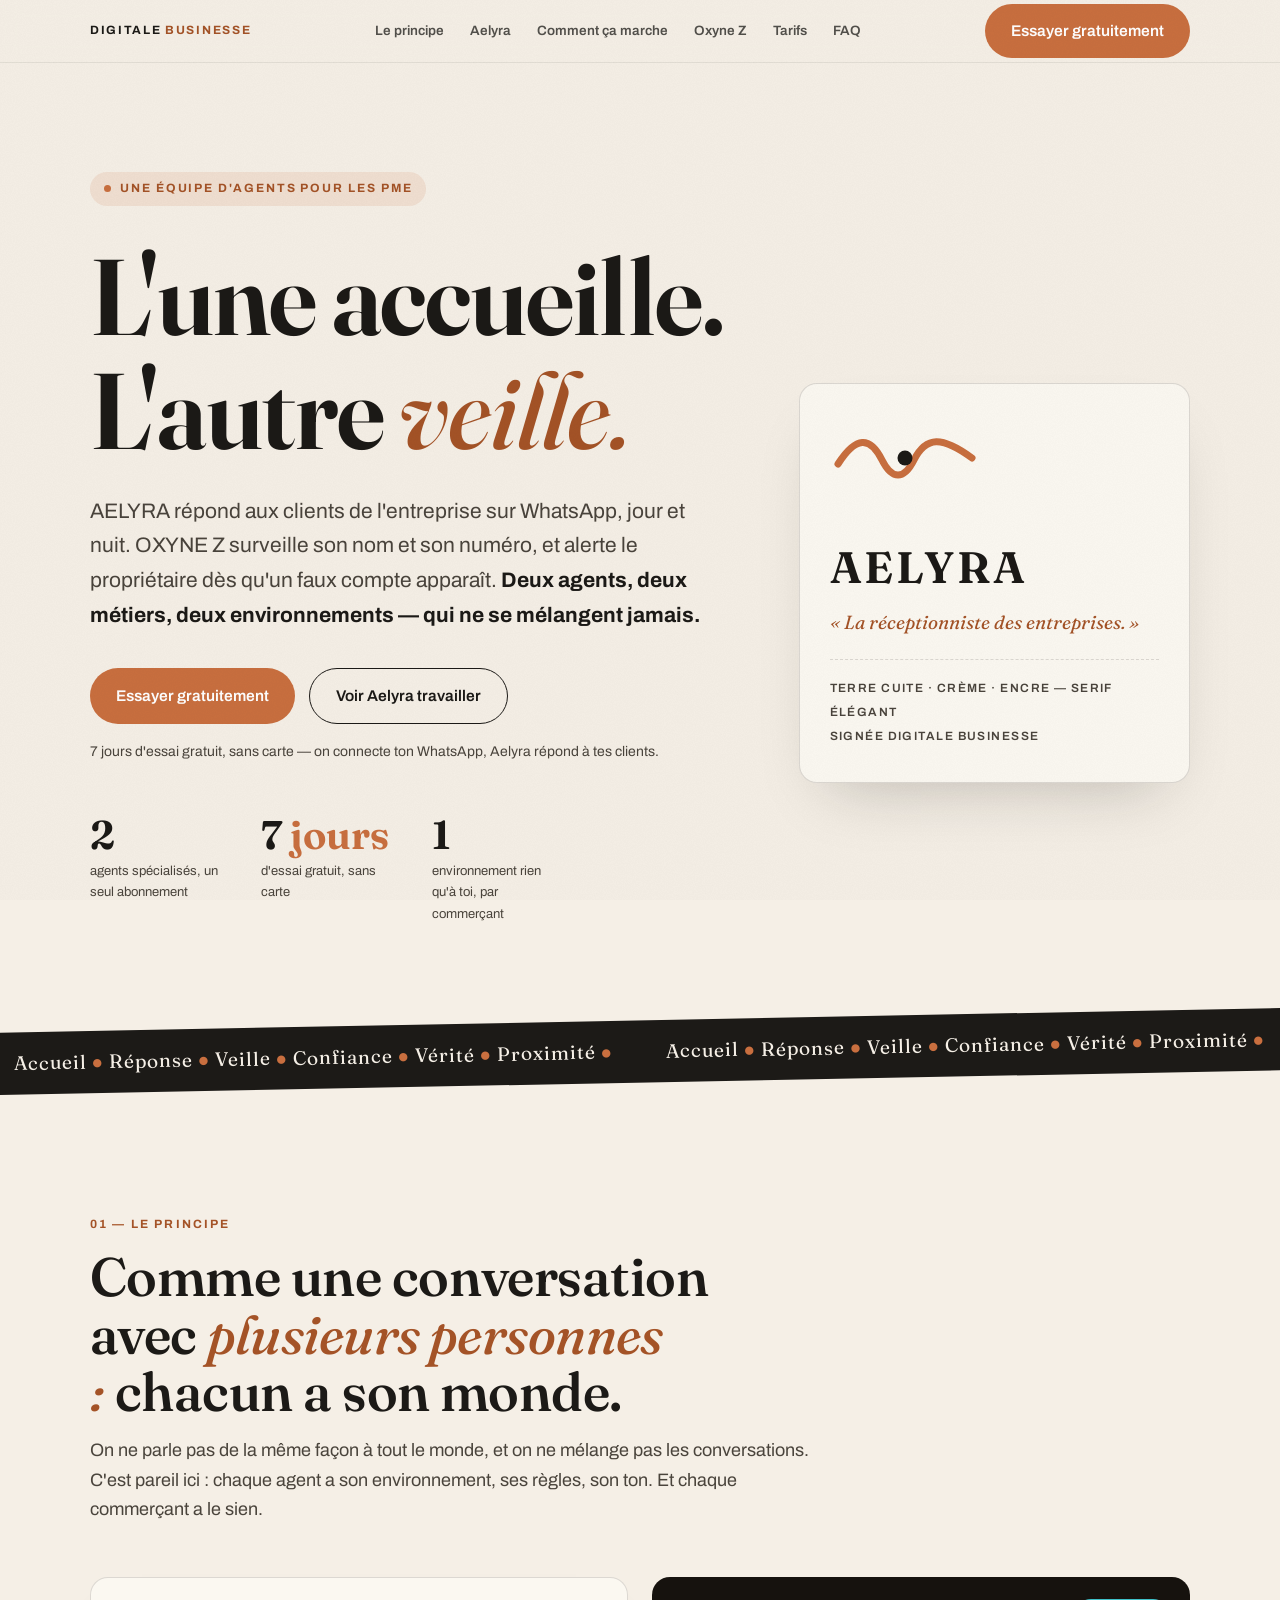
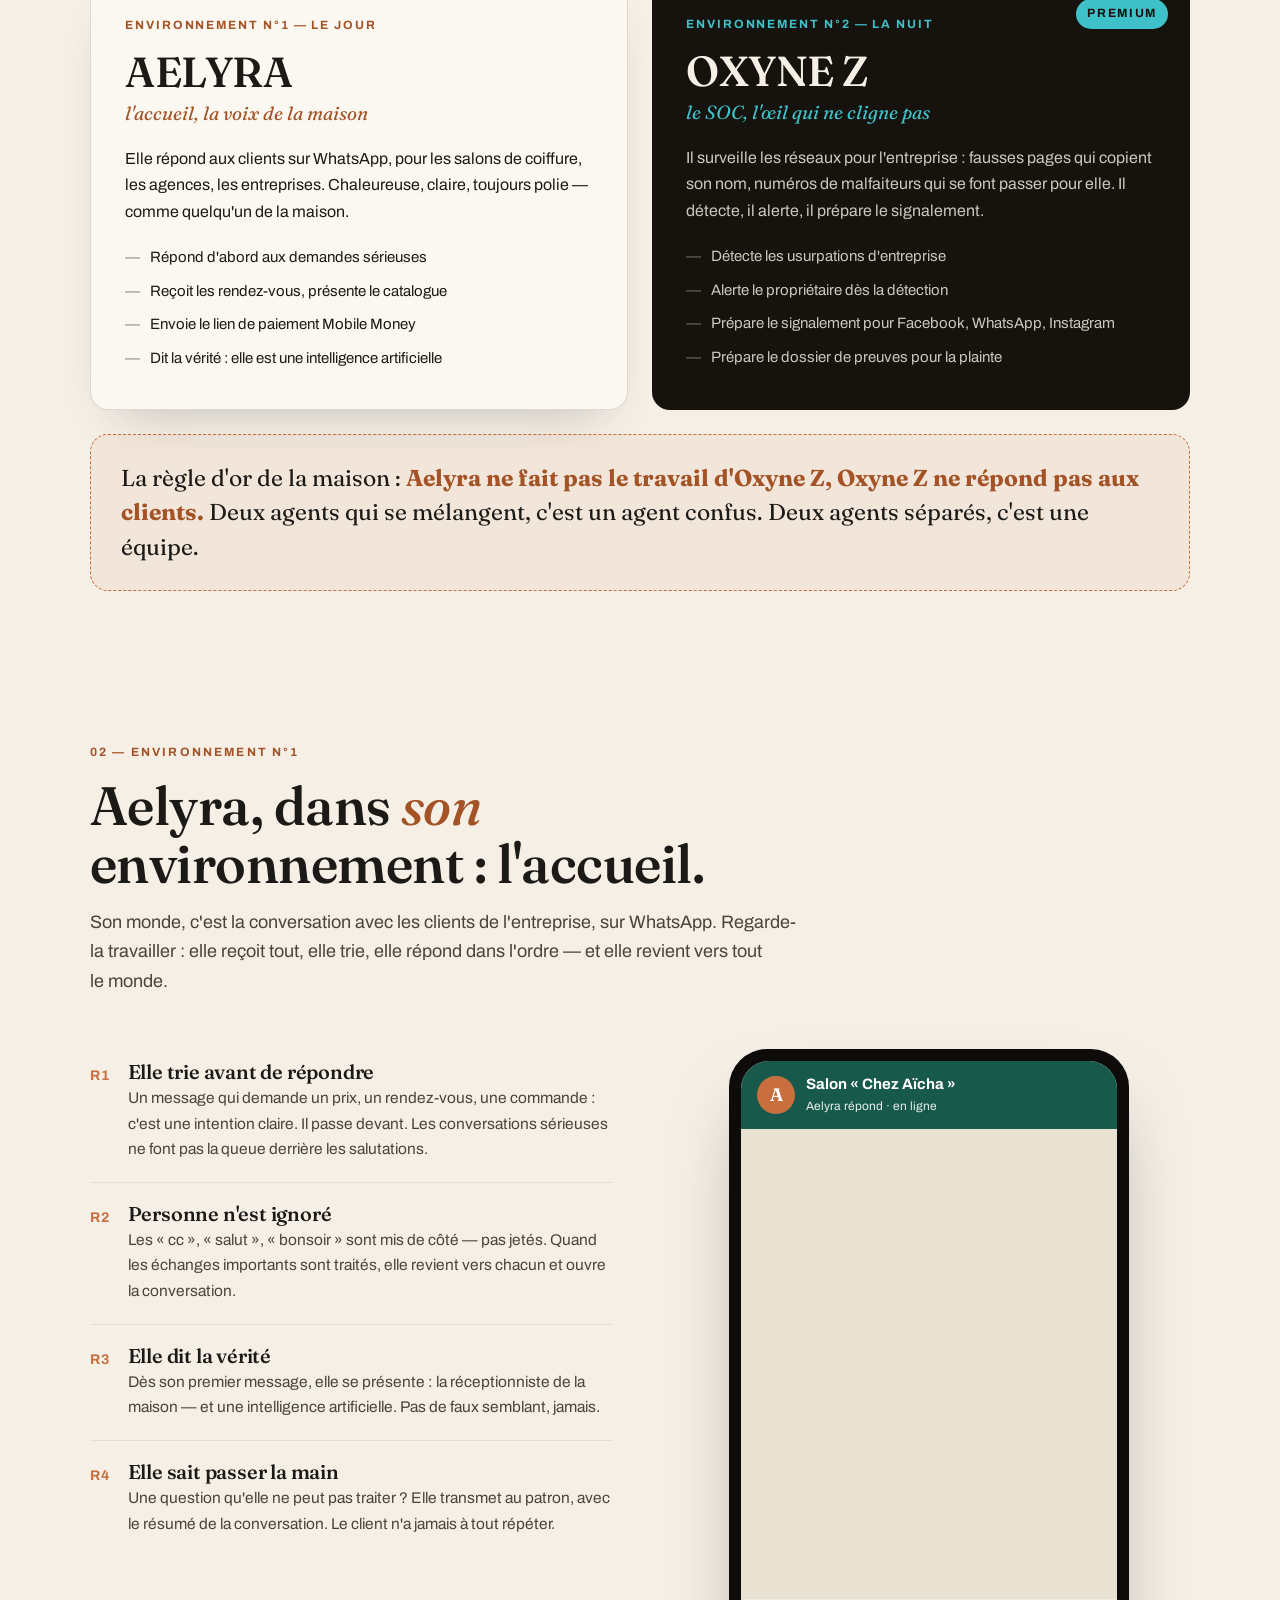
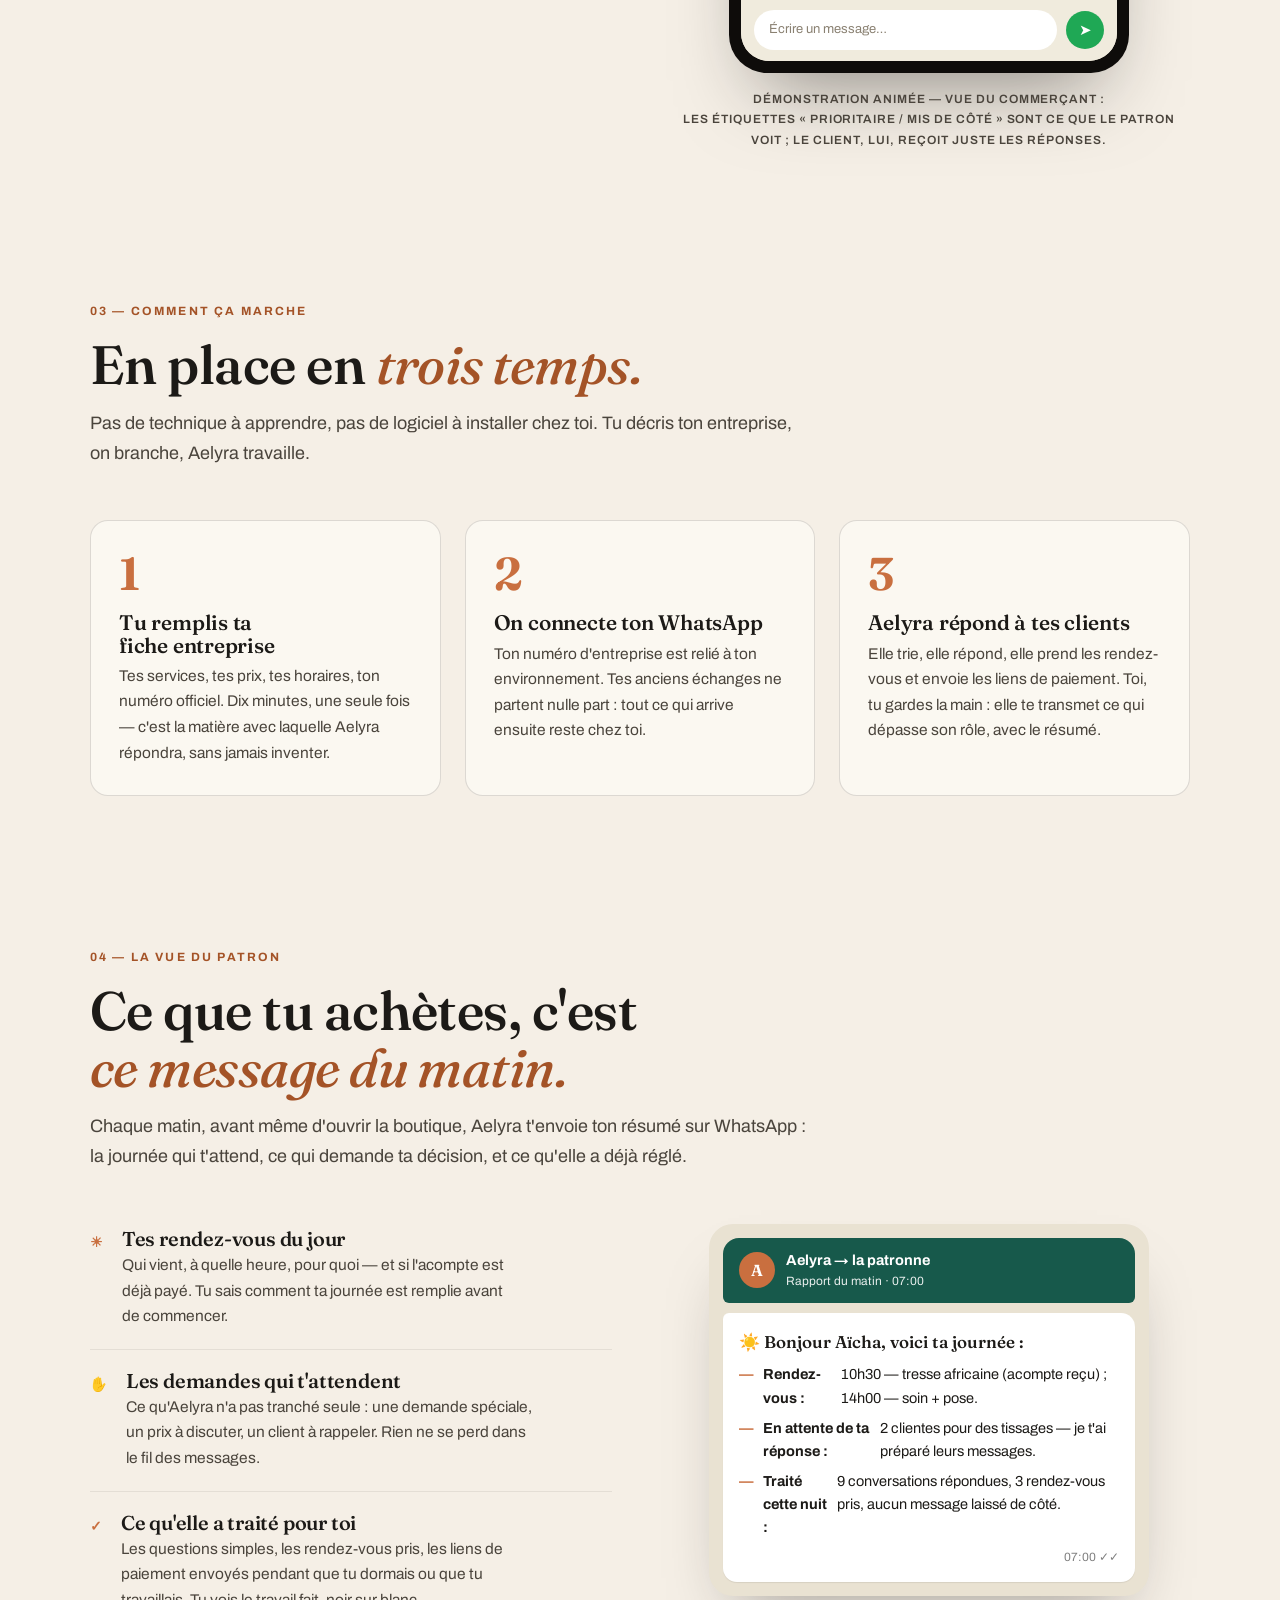
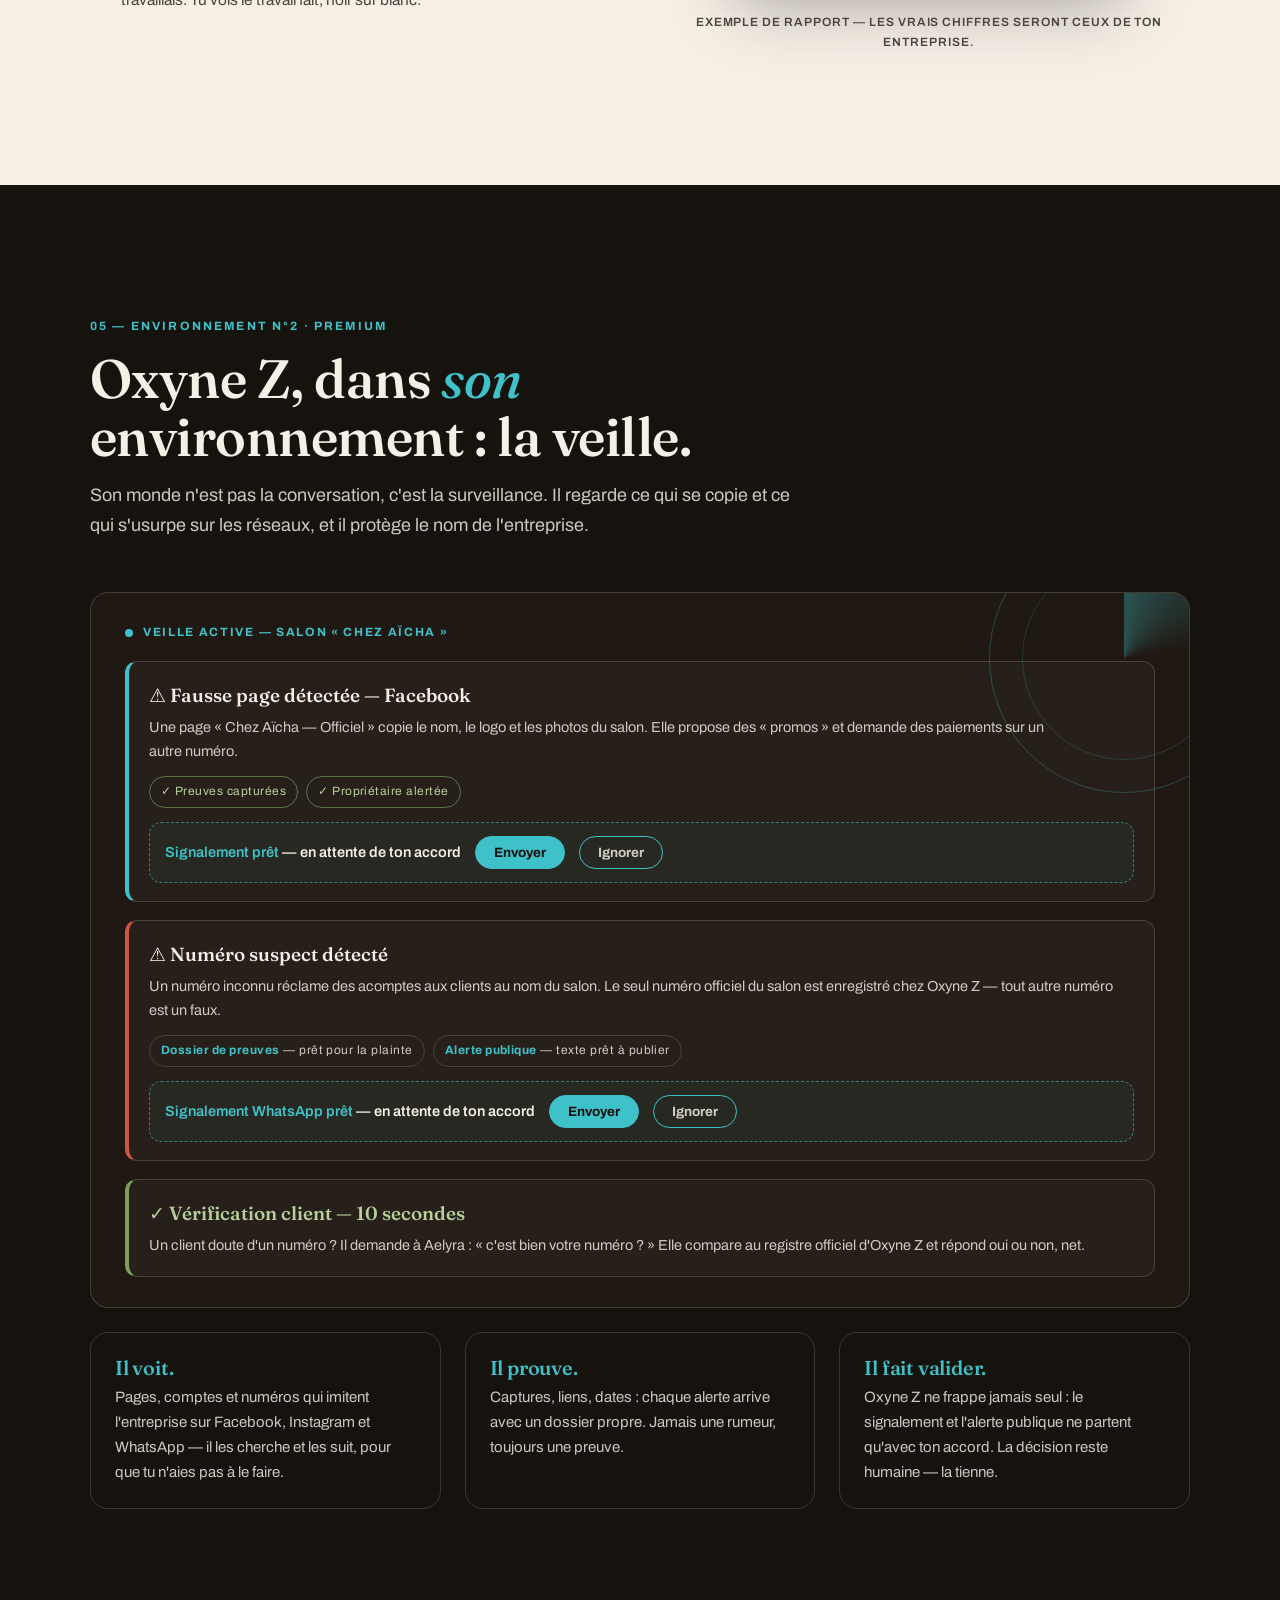
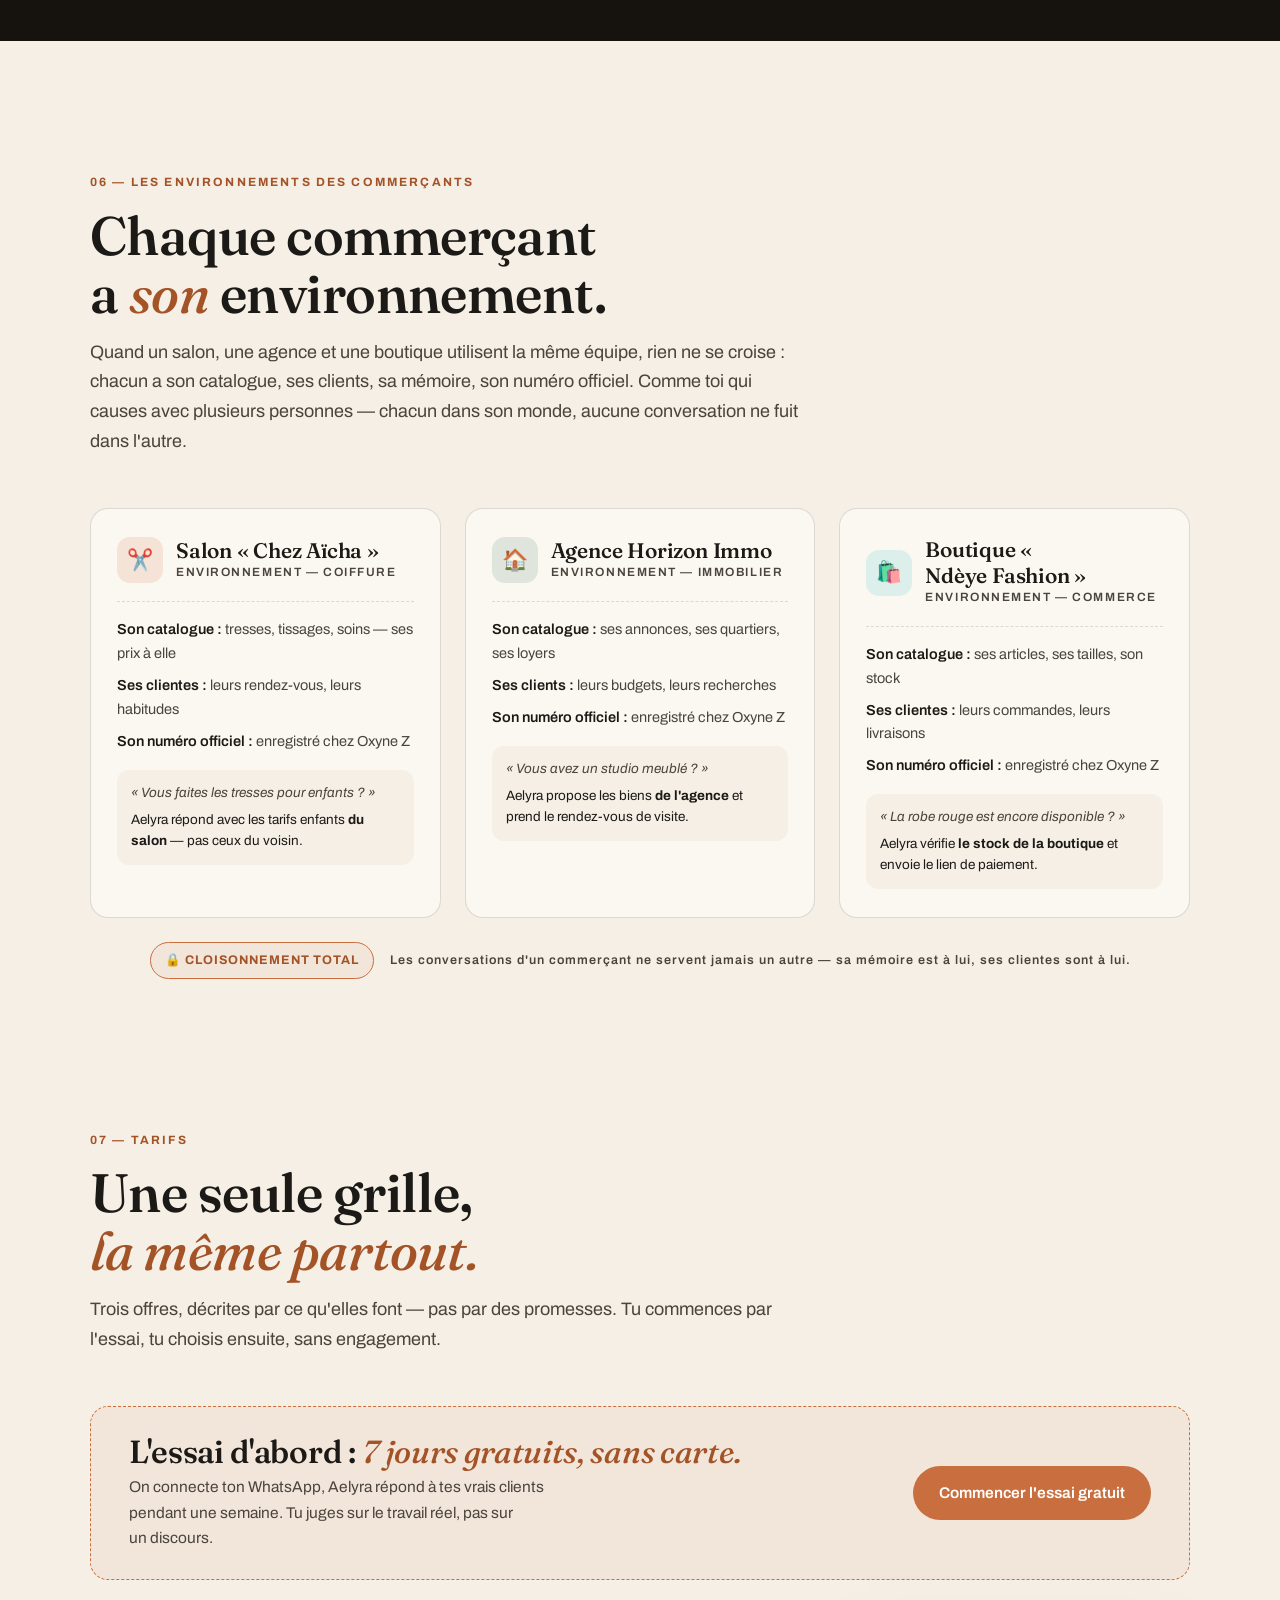
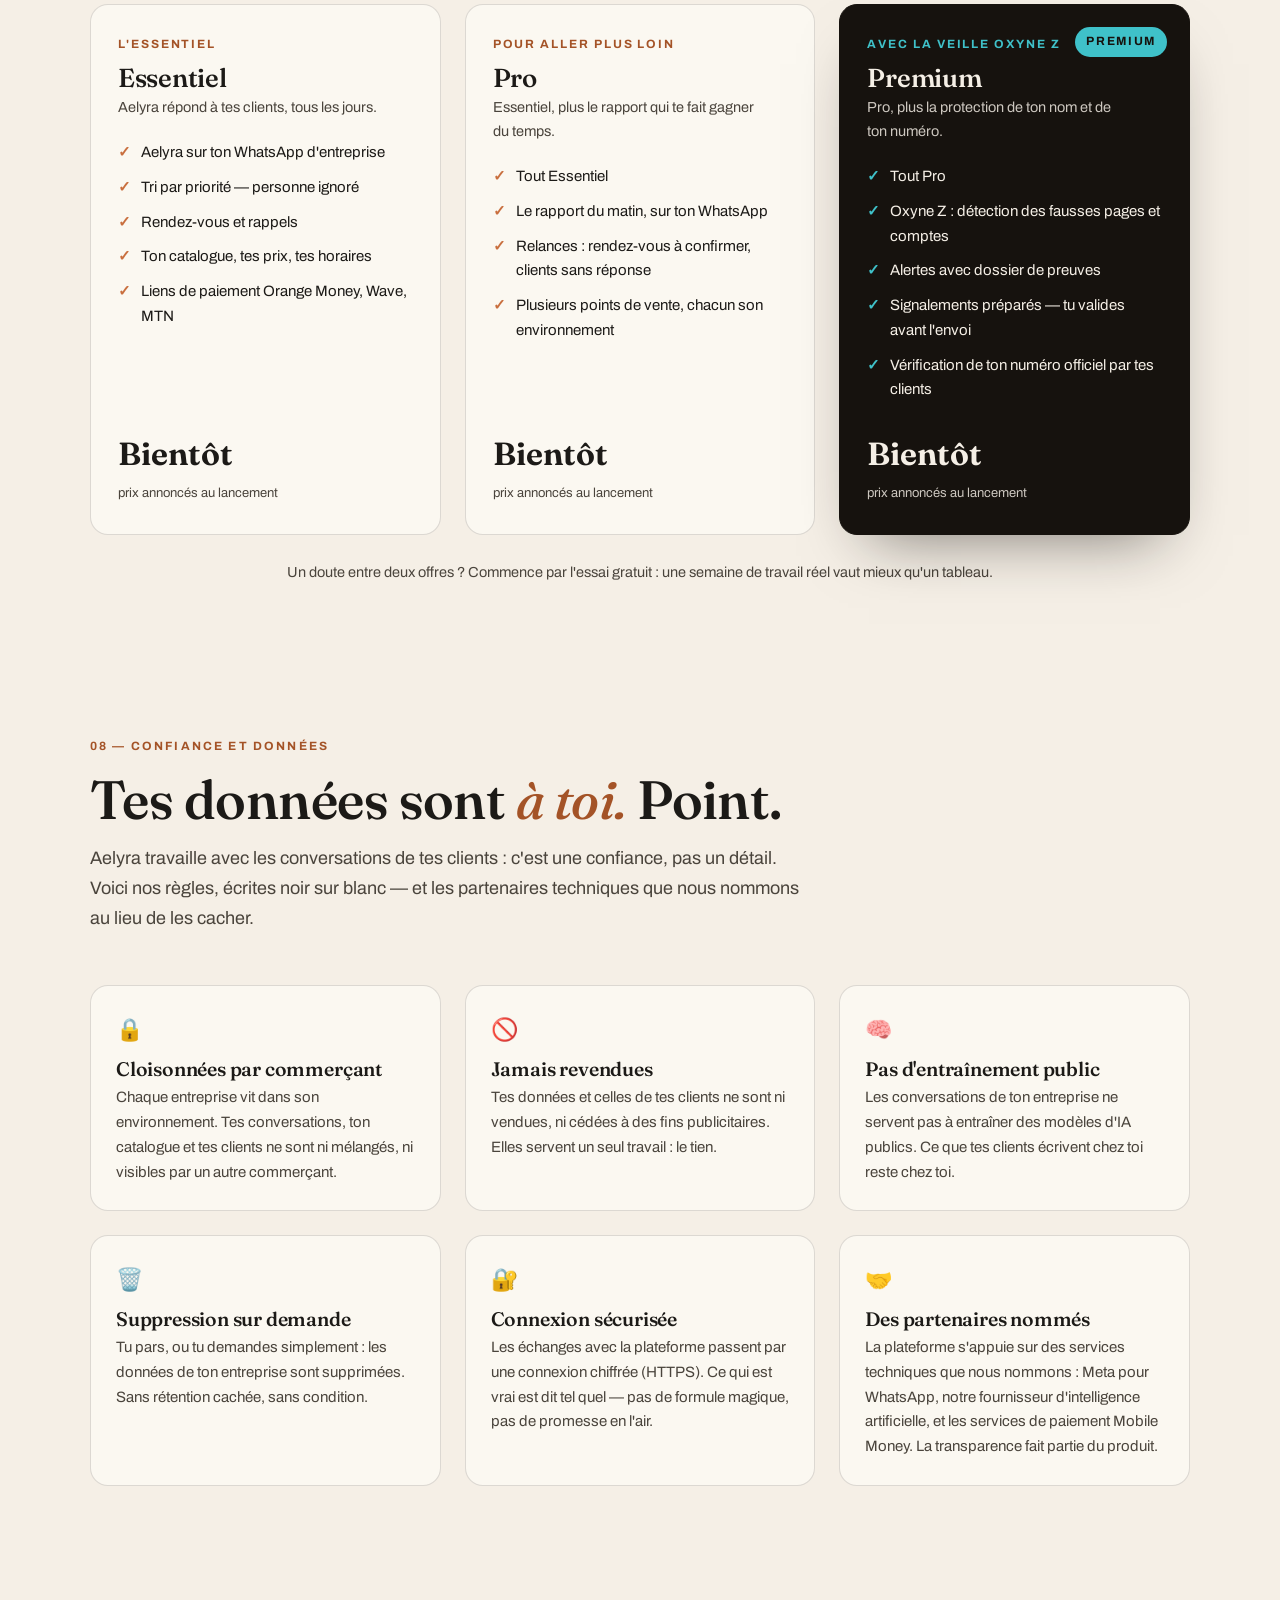
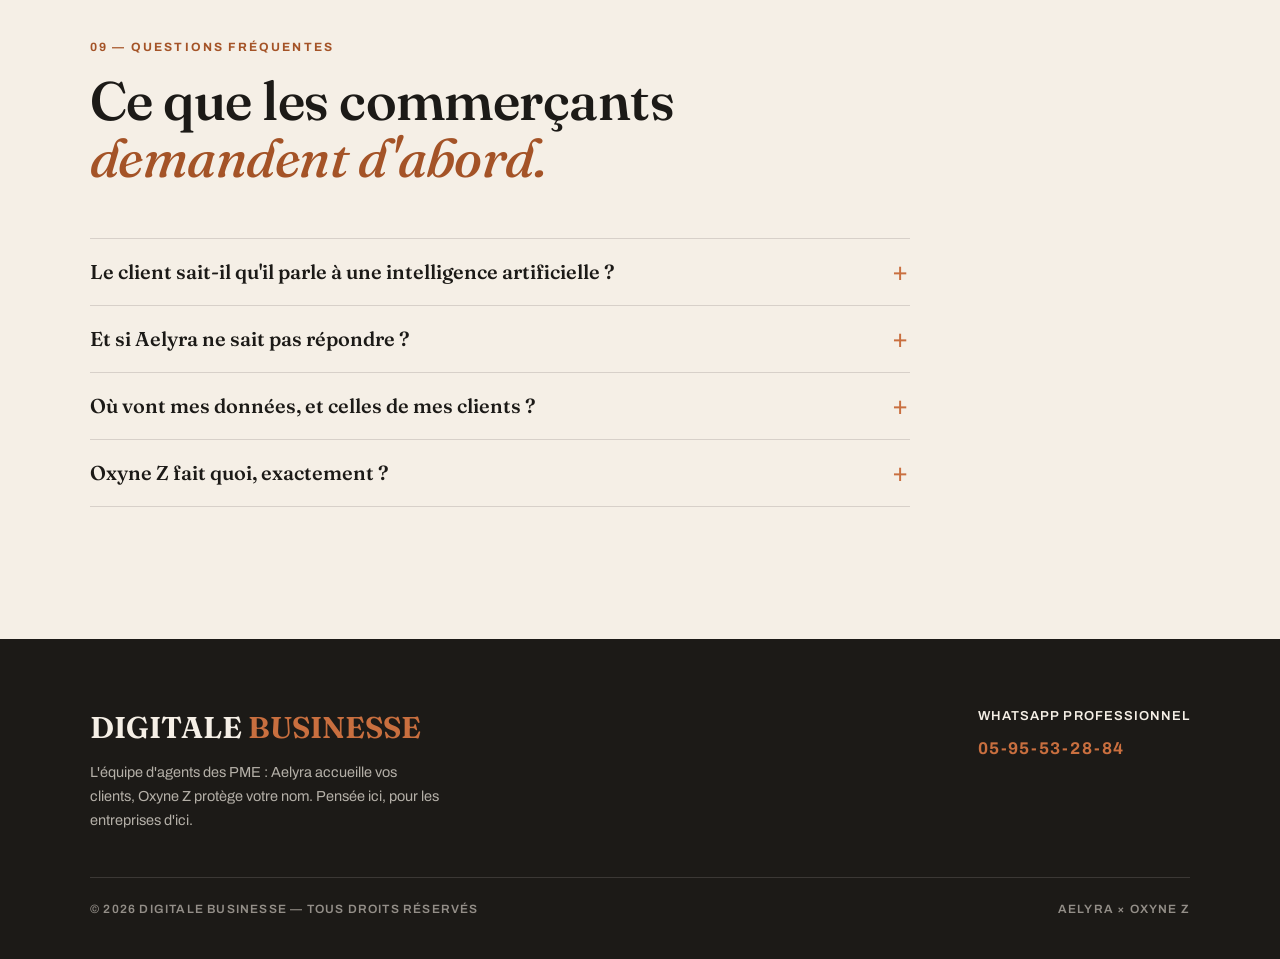
<file: index.html>
<!DOCTYPE html>
<html lang="fr">
<head>
<meta charset="UTF-8">
<meta name="viewport" content="width=device-width, initial-scale=1.0">
<title>AELYRA × OXYNE Z — La réceptionniste des entreprises · DIGITALE BUSINESSE</title>
<meta name="description" content="Aelyra répond aux clients de votre entreprise sur WhatsApp, Oxyne Z protège votre nom contre les usurpations. Une équipe de deux agents, signée DIGITALE BUSINESSE.">
<link rel="preconnect" href="https://fonts.googleapis.com">
<link rel="preconnect" href="https://fonts.gstatic.com" crossorigin>
<link href="https://fonts.googleapis.com/css2?family=Fraunces:ital,opsz,wght@0,9..144,400;0,9..144,560;0,9..144,640;1,9..144,480&family=Archivo:wght@400;500;600;700&display=swap" rel="stylesheet">
<style>
/* ==================================================================
   AELYRA × OXYNE Z — VERSION PUBLIQUE
   Tout le CSS est encapsulé sous la classe racine .axz :
   aucun sélecteur global nu, prêt à vivre dans un thème WordPress.
   Charte « D'ici » : terracotta / crème / encre, Fraunces + Archivo.
   Oxyne Z : fond nuit chaud, accent cyan #3FC1C9, rouge = alertes.
   ================================================================== */
.axz{
  --cream:#F5EFE6;
  --paper:#FBF8F1;
  --ink:#1C1A17;
  --ink-soft:#4A443C;
  --terra:#C96F3F;
  --terra-deep:#A45327;
  --line:rgba(28,26,23,.14);
  --line-soft:rgba(28,26,23,.08);
  --night:#16120E;
  --night-2:#201913;
  --night-line:rgba(245,239,230,.16);
  --night-txt:rgba(245,239,230,.82);
  --cyan:#3FC1C9;
  --alert:#D05545;
  --ok:#7BA05B;
  --serif:"Fraunces",Georgia,serif;
  --sans:"Archivo",Helvetica,Arial,sans-serif;
  --sec-py:clamp(84px,11vw,132px);
  --gap:24px;
  --gap-lg:56px;
  --radius:18px;
  --ease:cubic-bezier(.22,.9,.28,1);
  font-family:var(--sans);
  background:var(--cream);
  color:var(--ink);
  font-size:17px;
  line-height:1.65;
  -webkit-font-smoothing:antialiased;
  overflow-x:hidden;
  position:relative;
}
.axz *, .axz *::before, .axz *::after{box-sizing:border-box}
.axz h1,.axz h2,.axz h3,.axz h4,.axz h5,.axz p,.axz ul,.axz ol,.axz figure{margin:0;padding:0}
.axz ::selection{background:var(--terra);color:var(--paper)}
.axz .wrap{max-width:1180px;margin:0 auto;padding:0 clamp(20px,4vw,40px)}
.axz h1,.axz h2,.axz h3,.axz h4{font-family:var(--serif);font-weight:560;line-height:1.06;text-wrap:balance;letter-spacing:-.01em}
.axz p{text-wrap:pretty}
.axz a{color:inherit}
.axz button{font-family:inherit}

/* grain papier — grand écran uniquement, pour épargner les petits téléphones */
@media (min-width:1024px){
  .axz::after{
    content:"";position:fixed;inset:0;pointer-events:none;z-index:2000;opacity:.5;
    background-image:url("data:image/svg+xml,%3Csvg xmlns='http://www.w3.org/2000/svg' width='140' height='140'%3E%3Cfilter id='n'%3E%3CfeTurbulence type='fractalNoise' baseFrequency='.9' numOctaves='2'/%3E%3CfeColorMatrix values='0 0 0 0 0 0 0 0 0 0 0 0 0 0 0 0 0 0 .05 0'/%3E%3C/filter%3E%3Crect width='140' height='140' filter='url(%23n)'/%3E%3C/svg%3E");
  }
}

/* ============ NAV ============ */
.axz .progress{position:fixed;top:0;left:0;height:3px;background:var(--terra);width:0;z-index:1100}
.axz .nav{
  position:fixed;top:0;left:0;right:0;z-index:1000;
  backdrop-filter:blur(10px);background:rgba(245,239,230,.88);
  border-bottom:1px solid var(--line-soft);
}
.axz .nav-in{display:flex;align-items:center;justify-content:space-between;height:62px;gap:16px}
.axz .brand{font-size:12px;letter-spacing:.14em;font-weight:700;white-space:nowrap}
.axz .brand b{color:var(--terra-deep)}
.axz .navlinks{display:flex;gap:26px;font-size:13.5px;font-weight:600}
.axz .navlinks a{text-decoration:none;opacity:.75;transition:opacity .25s}
.axz .navlinks a:hover{opacity:1;color:var(--terra-deep)}
.axz .btn-nav{padding:10px 20px;font-size:14px}
.axz .burger{
  display:none;background:none;border:0;cursor:pointer;padding:10px;
  flex-direction:column;gap:5px;flex:none;
}
.axz .burger span{display:block;width:24px;height:2.5px;background:var(--ink);border-radius:2px;transition:transform .3s var(--ease),opacity .3s}
.axz .burger[aria-expanded="true"] span:nth-child(1){transform:translateY(7.5px) rotate(45deg)}
.axz .burger[aria-expanded="true"] span:nth-child(2){opacity:0}
.axz .burger[aria-expanded="true"] span:nth-child(3){transform:translateY(-7.5px) rotate(-45deg)}
@media(max-width:760px){
  .axz .burger{display:flex}
  .axz .btn.btn-nav{display:none}
  .axz .navlinks{
    position:absolute;top:100%;left:0;right:0;display:none;flex-direction:column;gap:0;
    background:var(--paper);border-bottom:1px solid var(--line);
    padding:8px clamp(20px,4vw,40px) 14px;
  }
  .axz .navlinks.open{display:flex}
  .axz .navlinks a{padding:12px 2px;font-size:16px;opacity:.9;border-top:1px solid var(--line-soft)}
  .axz .navlinks a:first-child{border-top:none}
}

/* ============ BOUTONS ============ */
.axz .btn{
  display:inline-flex;align-items:center;gap:10px;text-decoration:none;font-weight:600;font-size:15.5px;
  padding:14px 26px;border-radius:99px;transition:transform .25s var(--ease),box-shadow .25s,background .25s;
}
.axz .btn:active{transform:scale(.97)}
.axz .btn-solid{background:var(--ink);color:var(--paper)}
.axz .btn-solid:hover{transform:translateY(-2px);box-shadow:0 14px 30px -12px rgba(28,26,23,.45)}
.axz .btn-terra{background:var(--terra);color:#fff}
.axz .btn-terra:hover{transform:translateY(-2px);box-shadow:0 14px 30px -12px rgba(164,83,39,.55)}
.axz .btn-ghost{border:1.5px solid var(--ink);color:var(--ink)}
.axz .btn-ghost:hover{background:var(--ink);color:var(--paper)}

/* ============ HERO ============ */
.axz .hero{padding:calc(62px + clamp(56px,9vw,110px)) 0 clamp(60px,8vw,96px);position:relative}
.axz .eyebrow{
  display:inline-flex;align-items:center;gap:9px;font-size:12px;letter-spacing:.16em;
  background:rgba(201,111,63,.12);color:var(--terra-deep);border-radius:99px;padding:7px 14px;font-weight:700;
}
.axz .eyebrow .dot{width:7px;height:7px;border-radius:50%;background:var(--terra);animation:axz-pulse 2.2s infinite}
@keyframes axz-pulse{0%,100%{transform:scale(1);opacity:1}50%{transform:scale(1.5);opacity:.55}}
.axz .hero-grid{display:grid;grid-template-columns:1.25fr .75fr;gap:var(--gap-lg);align-items:center;margin-top:34px}
@media(max-width:900px){.axz .hero-grid{grid-template-columns:1fr}}
.axz .hero h1{font-size:clamp(52px,8.4vw,108px);font-weight:640}
.axz .hero h1 em{font-style:italic;font-weight:480;color:var(--terra-deep)}
.axz .hero .lede{font-size:clamp(18px,2vw,21px);color:var(--ink-soft);max-width:52ch;margin-top:26px}
.axz .hero .lede strong{color:var(--ink)}
.axz .hero-cta{display:flex;gap:14px;margin-top:36px;flex-wrap:wrap}
.axz .hero-note{font-size:14px;color:var(--ink-soft);margin-top:16px}
.axz .hero-stats{display:flex;gap:38px;margin-top:52px;flex-wrap:wrap}
.axz .stat .num{font-family:var(--serif);font-size:40px;font-weight:640;line-height:1}
.axz .stat .num i{font-style:normal;color:var(--terra)}
.axz .stat .lbl{font-size:13px;color:var(--ink-soft);margin-top:6px;max-width:19ch}

/* la marque : l'onde-sourire qui se dessine */
.axz .mark-card{
  background:var(--paper);border:1px solid var(--line);border-radius:var(--radius);
  padding:34px 30px;box-shadow:0 30px 60px -30px rgba(28,26,23,.25);
}
.axz .mark-card .wordmark{font-family:var(--serif);font-size:44px;font-weight:640;letter-spacing:.06em;margin-top:18px}
.axz .mark-card .tagline{font-family:var(--serif);font-style:italic;font-size:19px;color:var(--terra-deep);margin-top:4px}
.axz .mark-card .micro{font-size:12px;letter-spacing:.12em;color:var(--ink-soft);margin-top:20px;border-top:1px dashed var(--line);padding-top:16px;line-height:2;font-weight:600}
.axz .wavepath{stroke-dasharray:340;stroke-dashoffset:340;animation:axz-draw 2.4s var(--ease) .3s forwards}
@keyframes axz-draw{to{stroke-dashoffset:0}}
.axz .wavedot{opacity:0;animation:axz-fadein .6s ease 2.2s forwards}
@keyframes axz-fadein{to{opacity:1}}

/* ============ MARQUEE ============ */
.axz .marquee{background:var(--ink);color:var(--cream);overflow:hidden;padding:15px 0;transform:rotate(-1.1deg) scale(1.02)}
.axz .marquee-track{display:flex;gap:0;width:max-content;animation:axz-mq 30s linear infinite}
.axz .marquee span{font-family:var(--serif);font-size:19px;letter-spacing:.04em;padding:0 26px;white-space:nowrap}
.axz .marquee span i{font-style:normal;color:var(--terra)}
@keyframes axz-mq{to{transform:translateX(-50%)}}

/* ============ SECTIONS COMMUNES ============ */
.axz section{padding:var(--sec-py) 0}
.axz section[id],.axz footer[id]{scroll-margin-top:76px}
.axz .sec-head{max-width:720px;margin-bottom:52px}
.axz .sec-num{font-size:12px;letter-spacing:.18em;color:var(--terra-deep);font-weight:700}
.axz .sec-head h2{font-size:clamp(34px,4.6vw,54px);margin-top:14px}
.axz .sec-head h2 em{font-style:italic;font-weight:480;color:var(--terra-deep)}
.axz .sec-head p{color:var(--ink-soft);margin-top:16px;font-size:18px}
/* Révélations : le contenu est VISIBLE par défaut. Le JS ajoute .rv-init
   (état caché) seulement s'il tourne — si le JS échoue, rien n'est masqué. */
.axz .rv-init{opacity:0;transform:translateY(30px);transition:opacity .8s var(--ease),transform .8s var(--ease)}
.axz .rv-init.in{opacity:1;transform:none}
.axz .rv-d1{transition-delay:.08s}.axz .rv-d2{transition-delay:.16s}.axz .rv-d3{transition-delay:.24s}.axz .rv-d4{transition-delay:.32s}

/* ============ LE PRINCIPE : DEUX AGENTS ============ */
.axz .duo{display:grid;grid-template-columns:1fr 1fr;gap:var(--gap)}
@media(max-width:860px){.axz .duo{grid-template-columns:1fr}}
.axz .agent-card{border-radius:var(--radius);padding:38px 34px;position:relative;overflow:hidden;transition:transform .35s var(--ease)}
.axz .agent-card:hover{transform:translateY(-6px)}
.axz .agent-card .env-tag{font-size:12px;letter-spacing:.16em;font-weight:700}
.axz .agent-card h3{font-size:clamp(30px,3.4vw,42px);margin-top:14px}
.axz .agent-card .role{font-family:var(--serif);font-style:italic;font-size:19px;margin-top:4px}
.axz .agent-card p{margin-top:16px;font-size:16px}
.axz .agent-card ul{list-style:none;margin-top:20px;display:grid;gap:9px;font-size:15px}
.axz .agent-card li{display:flex;gap:10px;align-items:baseline}
.axz .agent-card li::before{content:"—";opacity:.5}
.axz .card-aelyra{background:var(--paper);border:1px solid var(--line);box-shadow:0 24px 48px -28px rgba(28,26,23,.28)}
.axz .card-aelyra .env-tag{color:var(--terra-deep)}
.axz .card-aelyra .role{color:var(--terra-deep)}
.axz .card-oxyne{background:var(--night);color:var(--cream)}
.axz .card-oxyne .env-tag{color:var(--cyan)}
.axz .card-oxyne .role{color:var(--cyan)}
.axz .card-oxyne p,.axz .card-oxyne li{color:var(--night-txt)}
.axz .premium-chip{position:absolute;top:22px;right:22px;font-size:12px;letter-spacing:.14em;background:var(--cyan);color:var(--night);font-weight:700;border-radius:99px;padding:5px 11px}
.axz .principle-note{
  margin-top:var(--gap);border:1.5px dashed var(--terra);border-radius:var(--radius);
  padding:26px 30px;font-family:var(--serif);font-size:clamp(19px,2.2vw,23px);line-height:1.5;background:rgba(201,111,63,.06);
}
.axz .principle-note b{color:var(--terra-deep)}
</style>
</head>
<body style="margin:0">
<div class="axz">
<style>
/* ============ ENVIRONNEMENT AELYRA ============ */
.axz .split{display:grid;grid-template-columns:1fr 1fr;gap:var(--gap-lg);align-items:start}
@media(max-width:940px){.axz .split{grid-template-columns:1fr}}
.axz .rules{display:grid;gap:0;margin-top:8px}
.axz .rule{display:flex;gap:18px;padding:20px 0;border-top:1px solid var(--line-soft)}
.axz .rule:first-child{border-top:none;padding-top:4px}
.axz .rule .n{font-weight:700;color:var(--terra);font-size:14px;padding-top:3px;letter-spacing:.06em}
.axz .rule h4{font-size:20px}
.axz .rule p{color:var(--ink-soft);font-size:15.5px;margin-top:3px}

/* téléphone / conversation animée */
.axz .phone{
  background:#0E0C0A;border-radius:38px;padding:12px;max-width:400px;margin:0 auto;
  box-shadow:0 40px 80px -32px rgba(28,26,23,.5);
}
.axz .phone-screen{background:#E9E2D2;border-radius:28px;overflow:hidden;display:flex;flex-direction:column;height:600px}
.axz .chat-head{background:#17594B;color:#fff;padding:14px 16px;display:flex;align-items:center;gap:11px}
.axz .chat-head .avatar{width:38px;height:38px;border-radius:50%;background:var(--terra);display:grid;place-items:center;font-family:var(--serif);font-weight:640;font-size:18px;color:#fff;flex:none}
.axz .chat-head .who{line-height:1.25}
.axz .chat-head .who b{font-size:15px;display:block}
.axz .chat-head .who span{font-size:12px;opacity:.9}
.axz .chat-body{flex:1;padding:16px 13px;display:flex;flex-direction:column;gap:9px;overflow:hidden}
.axz .msg{max-width:82%;padding:9px 12px;border-radius:12px;font-size:14px;line-height:1.5;opacity:0;transform:translateY(12px) scale(.97);transition:opacity .45s var(--ease),transform .45s var(--ease);position:relative;box-shadow:0 1px 1px rgba(0,0,0,.08)}
.axz .msg.show{opacity:1;transform:none}
.axz .msg.in{background:#fff;align-self:flex-start;border-top-left-radius:3px}
.axz .msg.out{background:#D7F5C8;align-self:flex-end;border-top-right-radius:3px}
.axz .msg .meta{display:flex;gap:7px;align-items:center;margin-bottom:5px;flex-wrap:wrap}
.axz .prio{font-size:12px;font-weight:700;letter-spacing:.06em;border-radius:99px;padding:2.5px 8px}
.axz .prio.hot{background:#B3402A;color:#fff}
.axz .prio.wait{background:#8A8172;color:#fff}
.axz .prio.info{background:rgba(23,89,75,.14);color:#17594B}
.axz .msg .from{font-size:12px;font-weight:700;color:#17594B}
.axz .msg .time{display:block;text-align:right;font-size:12px;color:rgba(0,0,0,.5);margin-top:3px}
.axz .typing{align-self:flex-start;background:#fff;border-radius:12px;padding:11px 14px;display:none;gap:5px;box-shadow:0 1px 1px rgba(0,0,0,.08)}
.axz .typing.on{display:flex}
.axz .typing i{width:7px;height:7px;border-radius:50%;background:#9a917f;animation:axz-tp 1s infinite}
.axz .typing i:nth-child(2){animation-delay:.15s}.axz .typing i:nth-child(3){animation-delay:.3s}
@keyframes axz-tp{0%,100%{transform:translateY(0);opacity:.5}50%{transform:translateY(-4px);opacity:1}}
.axz .chat-foot{padding:11px 13px;background:#F0EBDD;display:flex;gap:9px;align-items:center}
.axz .chat-foot .fake-input{flex:1;background:#fff;border-radius:99px;padding:9px 15px;font-size:13px;color:#8A8172}
.axz .chat-foot .send{width:38px;height:38px;border-radius:50%;background:#1FA855;display:grid;place-items:center;color:#fff;font-size:15px;flex:none}
.axz .chat-caption{text-align:center;font-size:12px;letter-spacing:.08em;color:var(--ink-soft);margin-top:16px;font-weight:600;line-height:1.7}

/* ============ COMMENT ÇA MARCHE ============ */
.axz .steps{display:grid;grid-template-columns:repeat(3,1fr);gap:var(--gap)}
@media(max-width:860px){.axz .steps{grid-template-columns:1fr}}
.axz .step{background:var(--paper);border:1px solid var(--line);border-radius:var(--radius);padding:30px 28px;transition:transform .35s var(--ease)}
.axz .step:hover{transform:translateY(-6px)}
.axz .step .s-n{font-family:var(--serif);font-size:46px;font-weight:640;color:var(--terra);line-height:1}
.axz .step h4{font-size:21px;margin-top:14px}
.axz .step p{color:var(--ink-soft);font-size:15.5px;margin-top:7px}

/* ============ LA VUE DU PATRON ============ */
.axz .report-card{
  background:#E9E2D2;border-radius:24px;padding:14px;max-width:440px;margin:0 auto;
  box-shadow:0 34px 64px -30px rgba(28,26,23,.4);
}
.axz .report-head{background:#17594B;color:#fff;border-radius:16px 16px 6px 6px;padding:13px 16px;display:flex;align-items:center;gap:11px}
.axz .report-head .avatar{width:36px;height:36px;border-radius:50%;background:var(--terra);display:grid;place-items:center;font-family:var(--serif);font-weight:640;font-size:16px;color:#fff;flex:none}
.axz .report-head .who{line-height:1.25}
.axz .report-head .who b{font-size:14.5px;display:block}
.axz .report-head .who span{font-size:12px;opacity:.9}
.axz .report-msg{background:#fff;border-radius:6px 14px 14px 14px;padding:15px 16px;margin-top:10px;font-size:14.5px;line-height:1.6;box-shadow:0 1px 1px rgba(0,0,0,.08)}
.axz .report-msg h5{font-family:var(--serif);font-size:17px;font-weight:560;margin-bottom:8px}
.axz .report-msg ul{list-style:none;display:grid;gap:7px}
.axz .report-msg li{display:flex;gap:9px;align-items:baseline}
.axz .report-msg li::before{content:"—";color:var(--terra);font-weight:700}
.axz .report-msg .r-time{display:block;text-align:right;font-size:12px;color:rgba(0,0,0,.5);margin-top:8px}
.axz .patron-list{display:grid;gap:0}
.axz .patron-list .rule p{max-width:46ch}

/* ============ ENVIRONNEMENT OXYNE Z (nuit, accent cyan) ============ */
.axz .env-oxyne{background:var(--night);color:var(--cream);position:relative;overflow:hidden}
.axz .env-oxyne .sec-num{color:var(--cyan)}
.axz .env-oxyne .sec-head h2 em{color:var(--cyan)}
.axz .env-oxyne .sec-head p{color:var(--night-txt)}
.axz .soc-panel{
  background:var(--night-2);border:1px solid var(--night-line);border-radius:var(--radius);
  padding:30px clamp(20px,3vw,34px);position:relative;overflow:hidden;
}
.axz .radar{
  position:absolute;top:-70px;right:-70px;width:270px;height:270px;border-radius:50%;
  border:1px solid rgba(63,193,201,.28);pointer-events:none;
}
.axz .radar::before{content:"";position:absolute;inset:32px;border-radius:50%;border:1px solid rgba(63,193,201,.18)}
.axz .radar::after{
  content:"";position:absolute;inset:0;border-radius:50%;
  background:conic-gradient(from 0deg,rgba(63,193,201,.35),transparent 22%);
  animation:axz-sweep 5.5s linear infinite;
}
@keyframes axz-sweep{to{transform:rotate(360deg)}}
.axz .soc-status{display:flex;align-items:center;gap:10px;font-size:12px;letter-spacing:.14em;color:var(--cyan);font-weight:700}
.axz .soc-status .dot{width:8px;height:8px;border-radius:50%;background:var(--cyan);animation:axz-pulse 1.8s infinite}
.axz .alert{
  border:1px solid var(--night-line);border-left:4px solid var(--cyan);border-radius:12px;
  padding:18px 20px;margin-top:18px;background:rgba(245,239,230,.03);position:relative;z-index:1;
}
.axz .alert.red{border-left-color:var(--alert)}
.axz .alert.ok{border-left-color:var(--ok)}
.axz .alert h5{font-family:var(--serif);font-size:19px;font-weight:560;display:flex;align-items:center;gap:10px;flex-wrap:wrap}
.axz .alert p{color:var(--night-txt);font-size:14.5px;margin-top:5px}
.axz .alert .acts{display:flex;gap:8px;flex-wrap:wrap;margin-top:12px}
.axz .chip{font-size:12px;letter-spacing:.04em;border:1px solid var(--night-line);border-radius:99px;padding:5px 11px;color:var(--night-txt)}
.axz .chip.done{border-color:rgba(123,160,91,.65);color:#B7D09A}
.axz .chip b{color:var(--cyan);font-weight:700}
.axz .pending{
  margin-top:14px;border:1.5px dashed rgba(63,193,201,.55);border-radius:12px;
  padding:13px 15px;display:flex;align-items:center;gap:14px;flex-wrap:wrap;background:rgba(63,193,201,.05);
}
.axz .pending .p-txt{font-size:14.5px;font-weight:600;color:var(--cream)}
.axz .pending .p-txt span{color:var(--cyan)}
.axz .btn-mini{
  font-size:13.5px;font-weight:700;border-radius:99px;padding:8px 18px;cursor:pointer;
  border:1.5px solid var(--cyan);transition:transform .2s var(--ease),background .2s;
}
.axz .btn-mini:active{transform:scale(.96)}
.axz .btn-mini.go{background:var(--cyan);color:var(--night)}
.axz .btn-mini.go:hover{background:#5BD0D8}
.axz .btn-mini.no{background:transparent;color:var(--night-txt)}
.axz .btn-mini.no:hover{border-color:var(--night-txt);color:var(--cream)}
.axz .soc-rules{display:grid;grid-template-columns:repeat(3,1fr);gap:var(--gap);margin-top:var(--gap)}
@media(max-width:860px){.axz .soc-rules{grid-template-columns:1fr}}
.axz .soc-rule{border:1px solid var(--night-line);border-radius:var(--radius);padding:24px}
.axz .soc-rule h4{font-size:20px;color:var(--cream)}
.axz .soc-rule h4 span{color:var(--cyan)}
.axz .soc-rule p{color:var(--night-txt);font-size:15px;margin-top:7px}

/* ============ ENVIRONNEMENTS COMMERÇANTS ============ */
.axz .merchants{display:grid;grid-template-columns:repeat(3,1fr);gap:var(--gap)}
@media(max-width:940px){.axz .merchants{grid-template-columns:1fr}}
.axz .merchant{
  background:var(--paper);border:1px solid var(--line);border-radius:var(--radius);padding:28px 26px;
  transition:transform .35s var(--ease),box-shadow .35s;
}
.axz .merchant:hover{transform:translateY(-6px);box-shadow:0 26px 50px -26px rgba(28,26,23,.3)}
.axz .merchant .m-head{display:flex;align-items:center;gap:13px}
.axz .merchant .m-ico{width:46px;height:46px;border-radius:13px;display:grid;place-items:center;font-size:21px;flex:none}
.axz .m1 .m-ico{background:rgba(201,111,63,.15)}
.axz .m2 .m-ico{background:rgba(23,89,75,.12)}
.axz .m3 .m-ico{background:rgba(63,193,201,.16)}
.axz .merchant h4{font-size:21px;line-height:1.2}
.axz .merchant .m-type{font-size:12px;letter-spacing:.13em;color:var(--ink-soft);font-weight:600}
.axz .merchant .m-env{margin-top:18px;border-top:1px dashed var(--line);padding-top:16px;display:grid;gap:8px;font-size:14.5px;color:var(--ink-soft)}
.axz .merchant .m-env b{color:var(--ink);font-weight:600}
.axz .merchant .m-chat{margin-top:16px;background:var(--cream);border-radius:12px;padding:13px 14px;font-size:13.5px;line-height:1.55}
.axz .merchant .m-chat .q{color:var(--ink-soft);font-style:italic}
.axz .merchant .m-chat .a{margin-top:6px}
.axz .walls{
  margin-top:var(--gap);display:flex;align-items:center;gap:16px;justify-content:center;flex-wrap:wrap;
  font-size:12.5px;letter-spacing:.08em;color:var(--ink-soft);text-align:center;font-weight:600;
}
.axz .walls .lock{border:1px solid var(--terra);color:var(--terra-deep);border-radius:99px;padding:7px 14px;font-weight:700;background:rgba(201,111,63,.07)}

/* ============ TARIFS ============ */
.axz .trial-banner{
  border:1.5px dashed var(--terra);background:rgba(201,111,63,.06);border-radius:var(--radius);
  padding:28px clamp(22px,3.5vw,38px);display:flex;align-items:center;justify-content:space-between;gap:22px;flex-wrap:wrap;
}
.axz .trial-banner h3{font-size:clamp(24px,3vw,32px)}
.axz .trial-banner h3 em{font-style:italic;font-weight:480;color:var(--terra-deep)}
.axz .trial-banner p{color:var(--ink-soft);font-size:15.5px;margin-top:5px;max-width:52ch}
.axz .plans{display:grid;grid-template-columns:repeat(3,1fr);gap:var(--gap);margin-top:var(--gap);align-items:stretch}
@media(max-width:940px){.axz .plans{grid-template-columns:1fr}}
.axz .plan{background:var(--paper);border:1px solid var(--line);border-radius:var(--radius);padding:30px 27px;display:flex;flex-direction:column;position:relative}
.axz .plan .p-tag{font-size:12px;letter-spacing:.16em;font-weight:700;color:var(--terra-deep)}
.axz .plan h4{font-size:26px;margin-top:10px}
.axz .plan .p-sub{font-size:14.5px;color:var(--ink-soft);margin-top:4px}
.axz .plan ul{list-style:none;margin-top:20px;display:grid;gap:10px;font-size:15px}
.axz .plan li{display:flex;gap:10px;align-items:baseline}
.axz .plan li::before{content:"✓";color:var(--terra);font-weight:700}
.axz .plan .price{margin-top:auto;padding-top:26px}
.axz .plan .price .amount{font-family:var(--serif);font-size:32px;font-weight:640}
.axz .plan .price .when{font-size:13px;color:var(--ink-soft);display:block;margin-top:2px}
.axz .plan.featured{background:var(--night);color:var(--cream);border-color:var(--night);box-shadow:0 30px 60px -30px rgba(22,18,14,.55)}
.axz .plan.featured .p-tag{color:var(--cyan)}
.axz .plan.featured .p-sub{color:var(--night-txt)}
.axz .plan.featured li::before{content:"✓";color:var(--cyan)}
.axz .plan.featured .price .when{color:var(--night-txt)}
.axz .premium-chip2{position:absolute;top:22px;right:22px;font-size:12px;letter-spacing:.14em;background:var(--cyan);color:var(--night);font-weight:700;border-radius:99px;padding:5px 11px}
.axz .plans-note{text-align:center;color:var(--ink-soft);font-size:14.5px;margin-top:26px}

/* ============ CONFIANCE ET DONNÉES ============ */
.axz .trust-grid{display:grid;grid-template-columns:repeat(3,1fr);gap:var(--gap)}
@media(max-width:940px){.axz .trust-grid{grid-template-columns:1fr}}
.axz .trust-card{background:var(--paper);border:1px solid var(--line);border-radius:var(--radius);padding:26px 25px}
.axz .trust-card .t-ico{font-size:22px}
.axz .trust-card h4{font-size:19.5px;margin-top:10px}
.axz .trust-card p{color:var(--ink-soft);font-size:15px;margin-top:6px}

/* ============ FAQ ============ */
.axz .faq-list{max-width:820px}
.axz .faq-item{border-top:1px solid var(--line)}
.axz .faq-item:last-child{border-bottom:1px solid var(--line)}
.axz .faq-item summary{
  font-family:var(--serif);font-size:20px;font-weight:560;cursor:pointer;
  padding:20px 34px 20px 0;list-style:none;position:relative;line-height:1.3;
}
.axz .faq-item summary::-webkit-details-marker{display:none}
.axz .faq-item summary::after{content:"+";position:absolute;right:2px;top:16px;font-size:26px;color:var(--terra);font-family:var(--sans);font-weight:400;transition:transform .3s var(--ease)}
.axz .faq-item[open ] summary::after{transform:rotate(45deg)}
.axz .faq-item .faq-a{padding:0 34px 22px 0;color:var(--ink-soft);font-size:16px;max-width:62ch}

/* ============ FOOTER ============ */
.axz footer{background:var(--ink);color:var(--cream);padding:64px 0 40px}
.axz footer .f-grid{display:flex;justify-content:space-between;gap:32px;flex-wrap:wrap;align-items:flex-start}
.axz footer .f-brand{font-family:var(--serif);font-size:30px;font-weight:640}
.axz footer .f-brand span{color:var(--terra)}
.axz footer p{color:rgba(245,239,230,.7);font-size:14.5px;max-width:44ch;margin-top:8px}
.axz footer .f-contact{font-size:13px;letter-spacing:.08em;line-height:2.1;font-weight:600}
.axz footer .f-contact b{color:var(--terra);font-size:17px}
.axz footer .f-bottom{border-top:1px solid rgba(245,239,230,.14);margin-top:44px;padding-top:22px;font-size:12px;letter-spacing:.1em;color:rgba(245,239,230,.55);display:flex;justify-content:space-between;gap:14px;flex-wrap:wrap;font-weight:600}

/* ============ BARRE D'ACTION MOBILE ============ */
.axz .mobile-bar{
  display:none;position:fixed;left:0;right:0;bottom:0;z-index:1000;
  background:rgba(251,248,241,.96);backdrop-filter:blur(10px);
  border-top:1px solid var(--line);padding:10px 16px calc(10px + env(safe-area-inset-bottom));
  align-items:center;justify-content:space-between;gap:12px;
}
.axz .mobile-bar .mb-txt{font-size:13px;font-weight:600;line-height:1.35}
.axz .mobile-bar .mb-txt span{display:block;font-size:12px;color:var(--ink-soft);font-weight:500}
.axz .mobile-bar .btn{padding:11px 20px;font-size:14.5px;flex:none}
@media(max-width:760px){
  .axz .mobile-bar{display:flex}
  .axz{padding-bottom:62px}
}

@media (prefers-reduced-motion: reduce){
  .axz *, .axz *::before, .axz *::after{animation-duration:.001s!important;transition-duration:.001s!important}
  .axz .rv-init{opacity:1;transform:none}
  .axz{scroll-behavior:auto}
}
</style>
<div class="progress" id="axzProgress"></div>

<nav class="nav">
  <div class="wrap nav-in">
    <div class="brand">DIGITALE <b>BUSINESSE</b></div>
    <button class="burger" id="axzBurger" aria-label="Ouvrir le menu" aria-expanded="false" aria-controls="axzNavlinks"><span></span><span></span><span></span></button>
    <div class="navlinks" id="axzNavlinks">
      <a href="#principe">Le principe</a>
      <a href="#aelyra">Aelyra</a>
      <a href="#fonctionnement">Comment ça marche</a>
      <a href="#oxyne">Oxyne Z</a>
      <a href="#tarifs">Tarifs</a>
      <a href="#faq">FAQ</a>
    </div>
    <a class="btn btn-terra btn-nav" href="#tarifs">Essayer gratuitement</a>
  </div>
</nav>

<header class="hero">
  <div class="wrap">
    <span class="eyebrow rv"><span class="dot"></span> UNE ÉQUIPE D'AGENTS POUR LES PME</span>
    <div class="hero-grid">
      <div>
        <h1 class="rv rv-d1">L'une accueille.<br>L'autre <em>veille.</em></h1>
        <p class="lede rv rv-d2">AELYRA répond aux clients de l'entreprise sur WhatsApp, jour et nuit. OXYNE Z surveille son nom et son numéro, et alerte le propriétaire dès qu'un faux compte apparaît. <strong>Deux agents, deux métiers, deux environnements — qui ne se mélangent jamais.</strong></p>
        <div class="hero-cta rv rv-d3">
          <a class="btn btn-terra" href="#tarifs">Essayer gratuitement</a>
          <a class="btn btn-ghost" href="#aelyra">Voir Aelyra travailler</a>
        </div>
        <p class="hero-note rv rv-d3">7 jours d'essai gratuit, sans carte — on connecte ton WhatsApp, Aelyra répond à tes clients.</p>
        <div class="hero-stats rv rv-d4">
          <div class="stat"><div class="num"><span data-count="2">0</span></div><div class="lbl">agents spécialisés, un seul abonnement</div></div>
          <div class="stat"><div class="num"><span data-count="7">0</span> <i>jours</i></div><div class="lbl">d'essai gratuit, sans carte</div></div>
          <div class="stat"><div class="num"><span data-count="1">0</span></div><div class="lbl">environnement rien qu'à toi, par commerçant</div></div>
        </div>
      </div>
      <div class="mark-card rv rv-d2">
        <svg width="150" height="86" viewBox="0 0 150 86" fill="none" aria-hidden="true">
          <path class="wavepath" d="M8 46 C 26 18, 40 18, 52 42 C 62 62, 74 62, 84 42 C 96 18, 112 18, 142 40" stroke="#C96F3F" stroke-width="7" stroke-linecap="round"/>
          <circle class="wavedot" cx="75" cy="40" r="7.5" fill="#1C1A17"/>
        </svg>
        <div class="wordmark">AELYRA</div>
        <div class="tagline">« La réceptionniste des entreprises. »</div>
        <div class="micro">
          TERRE CUITE · CRÈME · ENCRE — SERIF ÉLÉGANT<br>
          SIGNÉE DIGITALE BUSINESSE
        </div>
      </div>
    </div>
  </div>
</header>

<div class="marquee" aria-hidden="true">
  <div class="marquee-track">
    <span>Accueil <i>●</i> Réponse <i>●</i> Veille <i>●</i> Confiance <i>●</i> Vérité <i>●</i> Proximité <i>●</i></span>
    <span>Accueil <i>●</i> Réponse <i>●</i> Veille <i>●</i> Confiance <i>●</i> Vérité <i>●</i> Proximité <i>●</i></span>
  </div>
</div>

<section id="principe">
  <div class="wrap">
    <div class="sec-head rv">
      <div class="sec-num">01 — LE PRINCIPE</div>
      <h2>Comme une conversation avec <em>plusieurs personnes :</em> chacun a son monde.</h2>
      <p>On ne parle pas de la même façon à tout le monde, et on ne mélange pas les conversations. C'est pareil ici : chaque agent a son environnement, ses règles, son ton. Et chaque commerçant a le sien.</p>
    </div>
    <div class="duo">
      <article class="agent-card card-aelyra rv">
        <div class="env-tag">ENVIRONNEMENT N°1 — LE JOUR</div>
        <h3>AELYRA</h3>
        <div class="role">l'accueil, la voix de la maison</div>
        <p>Elle répond aux clients sur WhatsApp, pour les salons de coiffure, les agences, les entreprises. Chaleureuse, claire, toujours polie — comme quelqu'un de la maison.</p>
        <ul>
          <li>Répond d'abord aux demandes sérieuses</li>
          <li>Reçoit les rendez-vous, présente le catalogue</li>
          <li>Envoie le lien de paiement Mobile Money</li>
          <li>Dit la vérité : elle est une intelligence artificielle</li>
        </ul>
      </article>
      <article class="agent-card card-oxyne rv rv-d1">
        <div class="premium-chip">PREMIUM</div>
        <div class="env-tag">ENVIRONNEMENT N°2 — LA NUIT</div>
        <h3>OXYNE Z</h3>
        <div class="role">le SOC, l'œil qui ne cligne pas</div>
        <p>Il surveille les réseaux pour l'entreprise : fausses pages qui copient son nom, numéros de malfaiteurs qui se font passer pour elle. Il détecte, il alerte, il prépare le signalement.</p>
        <ul>
          <li>Détecte les usurpations d'entreprise</li>
          <li>Alerte le propriétaire dès la détection</li>
          <li>Prépare le signalement pour Facebook, WhatsApp, Instagram</li>
          <li>Prépare le dossier de preuves pour la plainte</li>
        </ul>
      </article>
    </div>
    <div class="principle-note rv">
      La règle d'or de la maison : <b>Aelyra ne fait pas le travail d'Oxyne Z, Oxyne Z ne répond pas aux clients.</b> Deux agents qui se mélangent, c'est un agent confus. Deux agents séparés, c'est une équipe.
    </div>
  </div>
</section>

<section id="aelyra" style="padding-top:20px">
  <div class="wrap">
    <div class="sec-head rv">
      <div class="sec-num">02 — ENVIRONNEMENT N°1</div>
      <h2>Aelyra, dans <em>son</em> environnement : l'accueil.</h2>
      <p>Son monde, c'est la conversation avec les clients de l'entreprise, sur WhatsApp. Regarde-la travailler : elle reçoit tout, elle trie, elle répond dans l'ordre — et elle revient vers tout le monde.</p>
    </div>
    <div class="split">
      <div class="rules rv">
        <div class="rule">
          <div class="n">R1</div>
          <div>
            <h4>Elle trie avant de répondre</h4>
            <p>Un message qui demande un prix, un rendez-vous, une commande : c'est une intention claire. Il passe devant. Les conversations sérieuses ne font pas la queue derrière les salutations.</p>
          </div>
        </div>
        <div class="rule">
          <div class="n">R2</div>
          <div>
            <h4>Personne n'est ignoré</h4>
            <p>Les « cc », « salut », « bonsoir » sont mis de côté — pas jetés. Quand les échanges importants sont traités, elle revient vers chacun et ouvre la conversation.</p>
          </div>
        </div>
        <div class="rule">
          <div class="n">R3</div>
          <div>
            <h4>Elle dit la vérité</h4>
            <p>Dès son premier message, elle se présente : la réceptionniste de la maison — et une intelligence artificielle. Pas de faux semblant, jamais.</p>
          </div>
        </div>
        <div class="rule">
          <div class="n">R4</div>
          <div>
            <h4>Elle sait passer la main</h4>
            <p>Une question qu'elle ne peut pas traiter ? Elle transmet au patron, avec le résumé de la conversation. Le client n'a jamais à tout répéter.</p>
          </div>
        </div>
      </div>
      <div class="rv rv-d1">
        <div class="phone" id="axzPhone">
          <div class="phone-screen">
            <div class="chat-head">
              <div class="avatar">A</div>
              <div class="who"><b>Salon « Chez Aïcha »</b><span>Aelyra répond · en ligne</span></div>
            </div>
            <div class="chat-body" id="axzChatBody">
              <div class="msg in"><div class="meta"><span class="from">Cliente</span><span class="prio hot">PRIORITAIRE</span></div>Bonjour, la tresse africaine c'est combien ? Et vous avez une place samedi ?<span class="time">09:02</span></div>
              <div class="msg out"><div class="meta"><span class="prio info">AELYRA</span></div>Bonjour, je suis Aelyra, la réceptionniste des entreprises — je suis une IA, au service du salon Chez Aïcha. La tresse africaine est à partir de 8 000 F. Samedi, il reste une place à 10h30 — je vous la bloque ?<span class="time">09:02</span></div>
              <div class="msg in"><div class="meta"><span class="from">Nouveau client</span><span class="prio wait">MIS DE CÔTÉ</span></div>cc 👋<span class="time">09:03</span></div>
              <div class="msg in"><div class="meta"><span class="from">Cliente</span><span class="prio hot">PRIORITAIRE</span></div>Oui, bloquez. Je paie l'acompte comment ?<span class="time">09:04</span></div>
              <div class="msg out"><div class="meta"><span class="prio info">AELYRA</span></div>C'est réservé pour samedi 10h30. Voici le lien pour l'acompte de 2 000 F, payable par Orange Money, Wave ou MTN : <u>paiement.chez-aicha</u><span class="time">09:04</span></div>
              <div class="msg out"><div class="meta"><span class="prio info">AELYRA REVIENT</span></div>Bonjour ! Je suis Aelyra, la réceptionniste du salon — une intelligence artificielle. Comment puis-je vous aider ?<span class="time">09:06</span></div>
              <div class="typing" id="axzTyping"><i></i><i></i><i></i></div>
            </div>
            <div class="chat-foot"><div class="fake-input">Écrire un message…</div><div class="send">➤</div></div>
          </div>
        </div>
        <div class="chat-caption">DÉMONSTRATION ANIMÉE — VUE DU COMMERÇANT :<br>LES ÉTIQUETTES « PRIORITAIRE / MIS DE CÔTÉ » SONT CE QUE LE PATRON VOIT ; LE CLIENT, LUI, REÇOIT JUSTE LES RÉPONSES.</div>
      </div>
    </div>
  </div>
</section>

<section id="fonctionnement" style="padding-top:20px">
  <div class="wrap">
    <div class="sec-head rv">
      <div class="sec-num">03 — COMMENT ÇA MARCHE</div>
      <h2>En place en <em>trois temps.</em></h2>
      <p>Pas de technique à apprendre, pas de logiciel à installer chez toi. Tu décris ton entreprise, on branche, Aelyra travaille.</p>
    </div>
    <div class="steps">
      <div class="step rv">
        <div class="s-n">1</div>
        <h4>Tu remplis ta fiche entreprise</h4>
        <p>Tes services, tes prix, tes horaires, ton numéro officiel. Dix minutes, une seule fois — c'est la matière avec laquelle Aelyra répondra, sans jamais inventer.</p>
      </div>
      <div class="step rv rv-d1">
        <div class="s-n">2</div>
        <h4>On connecte ton WhatsApp</h4>
        <p>Ton numéro d'entreprise est relié à ton environnement. Tes anciens échanges ne partent nulle part : tout ce qui arrive ensuite reste chez toi.</p>
      </div>
      <div class="step rv rv-d2">
        <div class="s-n">3</div>
        <h4>Aelyra répond à tes clients</h4>
        <p>Elle trie, elle répond, elle prend les rendez-vous et envoie les liens de paiement. Toi, tu gardes la main : elle te transmet ce qui dépasse son rôle, avec le résumé.</p>
      </div>
    </div>
  </div>
</section>

<section id="patron" style="padding-top:20px">
  <div class="wrap">
    <div class="sec-head rv">
      <div class="sec-num">04 — LA VUE DU PATRON</div>
      <h2>Ce que tu achètes, c'est <em>ce message du matin.</em></h2>
      <p>Chaque matin, avant même d'ouvrir la boutique, Aelyra t'envoie ton résumé sur WhatsApp : la journée qui t'attend, ce qui demande ta décision, et ce qu'elle a déjà réglé.</p>
    </div>
    <div class="split">
      <div class="patron-list rv">
        <div class="rule">
          <div class="n">☀</div>
          <div>
            <h4>Tes rendez-vous du jour</h4>
            <p>Qui vient, à quelle heure, pour quoi — et si l'acompte est déjà payé. Tu sais comment ta journée est remplie avant de commencer.</p>
          </div>
        </div>
        <div class="rule">
          <div class="n">✋</div>
          <div>
            <h4>Les demandes qui t'attendent</h4>
            <p>Ce qu'Aelyra n'a pas tranché seule : une demande spéciale, un prix à discuter, un client à rappeler. Rien ne se perd dans le fil des messages.</p>
          </div>
        </div>
        <div class="rule">
          <div class="n">✓</div>
          <div>
            <h4>Ce qu'elle a traité pour toi</h4>
            <p>Les questions simples, les rendez-vous pris, les liens de paiement envoyés pendant que tu dormais ou que tu travaillais. Tu vois le travail fait, noir sur blanc.</p>
          </div>
        </div>
      </div>
      <div class="rv rv-d1">
        <div class="report-card">
          <div class="report-head">
            <div class="avatar">A</div>
            <div class="who"><b>Aelyra → la patronne</b><span>Rapport du matin · 07:00</span></div>
          </div>
          <div class="report-msg">
            <h5>☀️ Bonjour Aïcha, voici ta journée :</h5>
            <ul>
              <li><b>Rendez-vous :</b> 10h30 — tresse africaine (acompte reçu) ; 14h00 — soin + pose.</li>
              <li><b>En attente de ta réponse :</b> 2 clientes pour des tissages — je t'ai préparé leurs messages.</li>
              <li><b>Traité cette nuit :</b> 9 conversations répondues, 3 rendez-vous pris, aucun message laissé de côté.</li>
            </ul>
            <span class="r-time">07:00 ✓✓</span>
          </div>
        </div>
        <div class="chat-caption">EXEMPLE DE RAPPORT — LES VRAIS CHIFFRES SERONT CEUX DE TON ENTREPRISE.</div>
      </div>
    </div>
  </div>
</section>

<section id="oxyne" class="env-oxyne">
  <div class="wrap">
    <div class="sec-head rv">
      <div class="sec-num">05 — ENVIRONNEMENT N°2 · PREMIUM</div>
      <h2>Oxyne Z, dans <em>son</em> environnement : la veille.</h2>
      <p>Son monde n'est pas la conversation, c'est la surveillance. Il regarde ce qui se copie et ce qui s'usurpe sur les réseaux, et il protège le nom de l'entreprise.</p>
    </div>
    <div class="soc-panel rv">
      <div class="radar" aria-hidden="true"></div>
      <div class="soc-status"><span class="dot"></span> VEILLE ACTIVE — SALON « CHEZ AÏCHA »</div>
      <div class="alert">
        <h5>⚠ Fausse page détectée — Facebook</h5>
        <p>Une page « Chez Aïcha — Officiel » copie le nom, le logo et les photos du salon. Elle propose des « promos » et demande des paiements sur un autre numéro.</p>
        <div class="acts">
          <span class="chip done">✓ Preuves capturées</span>
          <span class="chip done">✓ Propriétaire alertée</span>
        </div>
        <div class="pending">
          <div class="p-txt"><span>Signalement prêt</span> — en attente de ton accord</div>
          <button type="button" class="btn-mini go">Envoyer</button>
          <button type="button" class="btn-mini no">Ignorer</button>
        </div>
      </div>
      <div class="alert red">
        <h5>⚠ Numéro suspect détecté</h5>
        <p>Un numéro inconnu réclame des acomptes aux clients au nom du salon. Le seul numéro officiel du salon est enregistré chez Oxyne Z — tout autre numéro est un faux.</p>
        <div class="acts">
          <span class="chip"><b>Dossier de preuves</b> — prêt pour la plainte</span>
          <span class="chip"><b>Alerte publique</b> — texte prêt à publier</span>
        </div>
        <div class="pending">
          <div class="p-txt"><span>Signalement WhatsApp prêt</span> — en attente de ton accord</div>
          <button type="button" class="btn-mini go">Envoyer</button>
          <button type="button" class="btn-mini no">Ignorer</button>
        </div>
      </div>
      <div class="alert ok">
        <h5 style="color:#B7D09A">✓ Vérification client — 10 secondes</h5>
        <p>Un client doute d'un numéro ? Il demande à Aelyra : « c'est bien votre numéro ? » Elle compare au registre officiel d'Oxyne Z et répond oui ou non, net.</p>
      </div>
    </div>
    <div class="soc-rules">
      <div class="soc-rule rv"><h4><span>Il voit.</span></h4><p>Pages, comptes et numéros qui imitent l'entreprise sur Facebook, Instagram et WhatsApp — il les cherche et les suit, pour que tu n'aies pas à le faire.</p></div>
      <div class="soc-rule rv rv-d1"><h4><span>Il prouve.</span></h4><p>Captures, liens, dates : chaque alerte arrive avec un dossier propre. Jamais une rumeur, toujours une preuve.</p></div>
      <div class="soc-rule rv rv-d2"><h4><span>Il fait valider.</span></h4><p>Oxyne Z ne frappe jamais seul : le signalement et l'alerte publique ne partent qu'avec ton accord. La décision reste humaine — la tienne.</p></div>
    </div>
  </div>
</section>

<section id="environnements">
  <div class="wrap">
    <div class="sec-head rv">
      <div class="sec-num">06 — LES ENVIRONNEMENTS DES COMMERÇANTS</div>
      <h2>Chaque commerçant a <em>son</em> environnement.</h2>
      <p>Quand un salon, une agence et une boutique utilisent la même équipe, rien ne se croise : chacun a son catalogue, ses clients, sa mémoire, son numéro officiel. Comme toi qui causes avec plusieurs personnes — chacun dans son monde, aucune conversation ne fuit dans l'autre.</p>
    </div>
    <div class="merchants">
      <article class="merchant m1 rv">
        <div class="m-head"><div class="m-ico">✂️</div><div><h4>Salon « Chez Aïcha »</h4><div class="m-type">ENVIRONNEMENT — COIFFURE</div></div></div>
        <div class="m-env">
          <div><b>Son catalogue :</b> tresses, tissages, soins — ses prix à elle</div>
          <div><b>Ses clientes :</b> leurs rendez-vous, leurs habitudes</div>
          <div><b>Son numéro officiel :</b> enregistré chez Oxyne Z</div>
        </div>
        <div class="m-chat"><div class="q">« Vous faites les tresses pour enfants ? »</div><div class="a">Aelyra répond avec les tarifs enfants <b>du salon</b> — pas ceux du voisin.</div></div>
      </article>
      <article class="merchant m2 rv rv-d1">
        <div class="m-head"><div class="m-ico">🏠</div><div><h4>Agence Horizon Immo</h4><div class="m-type">ENVIRONNEMENT — IMMOBILIER</div></div></div>
        <div class="m-env">
          <div><b>Son catalogue :</b> ses annonces, ses quartiers, ses loyers</div>
          <div><b>Ses clients :</b> leurs budgets, leurs recherches</div>
          <div><b>Son numéro officiel :</b> enregistré chez Oxyne Z</div>
        </div>
        <div class="m-chat"><div class="q">« Vous avez un studio meublé ? »</div><div class="a">Aelyra propose les biens <b>de l'agence</b> et prend le rendez-vous de visite.</div></div>
      </article>
      <article class="merchant m3 rv rv-d2">
        <div class="m-head"><div class="m-ico">🛍️</div><div><h4>Boutique « Ndèye Fashion »</h4><div class="m-type">ENVIRONNEMENT — COMMERCE</div></div></div>
        <div class="m-env">
          <div><b>Son catalogue :</b> ses articles, ses tailles, son stock</div>
          <div><b>Ses clientes :</b> leurs commandes, leurs livraisons</div>
          <div><b>Son numéro officiel :</b> enregistré chez Oxyne Z</div>
        </div>
        <div class="m-chat"><div class="q">« La robe rouge est encore disponible ? »</div><div class="a">Aelyra vérifie <b>le stock de la boutique</b> et envoie le lien de paiement.</div></div>
      </article>
    </div>
    <div class="walls rv">
      <span class="lock">🔒 CLOISONNEMENT TOTAL</span>
      <span>Les conversations d'un commerçant ne servent jamais un autre — sa mémoire est à lui, ses clientes sont à lui.</span>
    </div>
  </div>
</section>

<section id="tarifs" style="padding-top:20px">
  <div class="wrap">
    <div class="sec-head rv">
      <div class="sec-num">07 — TARIFS</div>
      <h2>Une seule grille, <em>la même partout.</em></h2>
      <p>Trois offres, décrites par ce qu'elles font — pas par des promesses. Tu commences par l'essai, tu choisis ensuite, sans engagement.</p>
    </div>
    <div class="trial-banner rv">
      <div>
        <h3>L'essai d'abord : <em>7 jours gratuits, sans carte.</em></h3>
        <p>On connecte ton WhatsApp, Aelyra répond à tes vrais clients pendant une semaine. Tu juges sur le travail réel, pas sur un discours.</p>
      </div>
      <a class="btn btn-terra" href="#faq">Commencer l'essai gratuit</a>
    </div>
    <div class="plans">
      <article class="plan rv">
        <div class="p-tag">L'ESSENTIEL</div>
        <h4>Essentiel</h4>
        <p class="p-sub">Aelyra répond à tes clients, tous les jours.</p>
        <ul>
          <li>Aelyra sur ton WhatsApp d'entreprise</li>
          <li>Tri par priorité — personne ignoré</li>
          <li>Rendez-vous et rappels</li>
          <li>Ton catalogue, tes prix, tes horaires</li>
          <li>Liens de paiement Orange Money, Wave, MTN</li>
        </ul>
        <div class="price"><span class="amount">Bientôt</span><span class="when">prix annoncés au lancement</span></div>
      </article>
      <article class="plan rv rv-d1">
        <div class="p-tag">POUR ALLER PLUS LOIN</div>
        <h4>Pro</h4>
        <p class="p-sub">Essentiel, plus le rapport qui te fait gagner du temps.</p>
        <ul>
          <li>Tout Essentiel</li>
          <li>Le rapport du matin, sur ton WhatsApp</li>
          <li>Relances : rendez-vous à confirmer, clients sans réponse</li>
          <li>Plusieurs points de vente, chacun son environnement</li>
        </ul>
        <div class="price"><span class="amount">Bientôt</span><span class="when">prix annoncés au lancement</span></div>
      </article>
      <article class="plan featured rv rv-d2">
        <div class="premium-chip2">PREMIUM</div>
        <div class="p-tag">AVEC LA VEILLE OXYNE Z</div>
        <h4>Premium</h4>
        <p class="p-sub">Pro, plus la protection de ton nom et de ton numéro.</p>
        <ul>
          <li>Tout Pro</li>
          <li>Oxyne Z : détection des fausses pages et comptes</li>
          <li>Alertes avec dossier de preuves</li>
          <li>Signalements préparés — tu valides avant l'envoi</li>
          <li>Vérification de ton numéro officiel par tes clients</li>
        </ul>
        <div class="price"><span class="amount">Bientôt</span><span class="when">prix annoncés au lancement</span></div>
      </article>
    </div>
    <p class="plans-note rv">Un doute entre deux offres ? Commence par l'essai gratuit : une semaine de travail réel vaut mieux qu'un tableau.</p>
  </div>
</section>

<section id="confiance" style="padding-top:20px">
  <div class="wrap">
    <div class="sec-head rv">
      <div class="sec-num">08 — CONFIANCE ET DONNÉES</div>
      <h2>Tes données sont <em>à toi.</em> Point.</h2>
      <p>Aelyra travaille avec les conversations de tes clients : c'est une confiance, pas un détail. Voici nos règles, écrites noir sur blanc — et les partenaires techniques que nous nommons au lieu de les cacher.</p>
    </div>
    <div class="trust-grid">
      <article class="trust-card rv">
        <div class="t-ico">🔒</div>
        <h4>Cloisonnées par commerçant</h4>
        <p>Chaque entreprise vit dans son environnement. Tes conversations, ton catalogue et tes clients ne sont ni mélangés, ni visibles par un autre commerçant.</p>
      </article>
      <article class="trust-card rv rv-d1">
        <div class="t-ico">🚫</div>
        <h4>Jamais revendues</h4>
        <p>Tes données et celles de tes clients ne sont ni vendues, ni cédées à des fins publicitaires. Elles servent un seul travail : le tien.</p>
      </article>
      <article class="trust-card rv rv-d2">
        <div class="t-ico">🧠</div>
        <h4>Pas d'entraînement public</h4>
        <p>Les conversations de ton entreprise ne servent pas à entraîner des modèles d'IA publics. Ce que tes clients écrivent chez toi reste chez toi.</p>
      </article>
      <article class="trust-card rv">
        <div class="t-ico">🗑️</div>
        <h4>Suppression sur demande</h4>
        <p>Tu pars, ou tu demandes simplement : les données de ton entreprise sont supprimées. Sans rétention cachée, sans condition.</p>
      </article>
      <article class="trust-card rv rv-d1">
        <div class="t-ico">🔐</div>
        <h4>Connexion sécurisée</h4>
        <p>Les échanges avec la plateforme passent par une connexion chiffrée (HTTPS). Ce qui est vrai est dit tel quel — pas de formule magique, pas de promesse en l'air.</p>
      </article>
      <article class="trust-card rv rv-d2">
        <div class="t-ico">🤝</div>
        <h4>Des partenaires nommés</h4>
        <p>La plateforme s'appuie sur des services techniques que nous nommons : Meta pour WhatsApp, notre fournisseur d'intelligence artificielle, et les services de paiement Mobile Money. La transparence fait partie du produit.</p>
      </article>
    </div>
  </div>
</section>

<section id="faq" style="padding-top:20px">
  <div class="wrap">
    <div class="sec-head rv">
      <div class="sec-num">09 — QUESTIONS FRÉQUENTES</div>
      <h2>Ce que les commerçants <em>demandent d'abord.</em></h2>
    </div>
    <div class="faq-list rv">
      <details class="faq-item">
        <summary>Le client sait-il qu'il parle à une intelligence artificielle ?</summary>
        <div class="faq-a">Oui, dès le premier message. Aelyra se présente : « Je suis Aelyra, la réceptionniste des entreprises — je suis une IA. » C'est une règle de la maison : pas de faux semblant, avec personne.</div>
      </details>
      <details class="faq-item">
        <summary>Et si Aelyra ne sait pas répondre ?</summary>
        <div class="faq-a">Elle ne devine pas et elle n'invente ni prix ni prestation. Elle transmet la conversation au patron, avec un résumé clair — et le client est prévenu qu'un humain prend le relais. Le patron retrouve la demande dans son rapport.</div>
      </details>
      <details class="faq-item">
        <summary>Où vont mes données, et celles de mes clients ?</summary>
        <div class="faq-a">Dans ton environnement, cloisonné : elles ne servent aucun autre commerçant, ne sont jamais revendues et n'entraînent pas de modèles publics. Sur ta demande, elles sont supprimées. Le détail est dans la section « Confiance et données » ci-dessus.</div>
      </details>
      <details class="faq-item">
        <summary>Oxyne Z fait quoi, exactement ?</summary>
        <div class="faq-a">Il surveille les fausses pages, les faux comptes et les numéros qui se font passer pour ton entreprise sur Facebook, Instagram et WhatsApp. Quand il détecte quelque chose, il te prévient avec un dossier de preuves et prépare le signalement — qui ne part qu'avec ton accord. Il voit, il prouve, il fait valider.</div>
      </details>
    </div>
  </div>
</section>

<footer>
  <div class="wrap">
    <div class="f-grid">
      <div>
        <div class="f-brand">DIGITALE <span>BUSINESSE</span></div>
        <p>L'équipe d'agents des PME : Aelyra accueille vos clients, Oxyne Z protège votre nom. Pensée ici, pour les entreprises d'ici.</p>
      </div>
      <div class="f-contact">
        WHATSAPP PROFESSIONNEL<br><b>05-95-53-28-84</b>
      </div>
    </div>
    <div class="f-bottom">
      <span>© 2026 DIGITALE BUSINESSE — TOUS DROITS RÉSERVÉS</span>
      <span>AELYRA × OXYNE Z</span>
    </div>
  </div>
</footer>

<div class="mobile-bar">
  <div class="mb-txt">Essai gratuit<span>7 jours, sans carte</span></div>
  <a class="btn btn-terra" href="#tarifs">Essayer gratuitement</a>
</div>

</div><!-- /.axz -->

<script>
/* Menu burger — la navigation reste utilisable sur mobile */
(function(){
  var burger = document.getElementById('axzBurger');
  var links = document.getElementById('axzNavlinks');
  if (!burger || !links) return;
  burger.addEventListener('click', function(){
    var open = links.classList.toggle('open');
    burger.setAttribute('aria-expanded', open ? 'true' : 'false');
    burger.setAttribute('aria-label', open ? 'Fermer le menu' : 'Ouvrir le menu');
  });
  links.addEventListener('click', function(e){
    if (e.target.tagName === 'A') {
      links.classList.remove('open');
      burger.setAttribute('aria-expanded', 'false');
    }
  });
})();

/* Barre de progression */
(function(){
  var prog = document.getElementById('axzProgress');
  if (!prog) return;
  addEventListener('scroll', function(){
    var h = document.documentElement;
    var max = h.scrollHeight - h.clientHeight;
    prog.style.width = (max > 0 ? (h.scrollTop / max) * 100 : 0) + '%';
  }, {passive:true});
})();

/* Révélations au défilement — l'état caché est ajouté par le JS (rv-init),
   jamais par le CSS : si ce script échoue, tout le contenu reste visible. */
(function(){
  var reduce = window.matchMedia('(prefers-reduced-motion: reduce)').matches;
  var els = document.querySelectorAll('.axz .rv');
  if (reduce || !('IntersectionObserver' in window)) return;
  els.forEach(function(el){ el.classList.add('rv-init'); });
  var io = new IntersectionObserver(function(es){
    es.forEach(function(e){
      if (e.isIntersecting) { e.target.classList.add('in'); io.unobserve(e.target); }
    });
  }, {threshold: .12});
  els.forEach(function(el){ io.observe(el); });
})();

/* Compteurs du héros */
(function(){
  var reduce = window.matchMedia('(prefers-reduced-motion: reduce)').matches;
  var els = document.querySelectorAll('.axz [data-count]');
  els.forEach(function(el){
    var target = +el.dataset.count;
    if (reduce || !('IntersectionObserver' in window)) { el.textContent = target; return; }
    var cio = new IntersectionObserver(function(es){
      es.forEach(function(e){
        if (!e.isIntersecting) return;
        var t0 = performance.now();
        (function tick(t){
          var p = Math.min((t - t0) / 1100, 1);
          el.textContent = Math.round(target * (1 - Math.pow(1 - p, 3)));
          if (p < 1) requestAnimationFrame(tick);
        })(t0);
        cio.unobserve(el);
      });
    }, {threshold:.6});
    cio.observe(el);
  });
})();

/* Conversation d'Aelyra — démonstration du tri, en boucle.
   L'animation se met en PAUSE quand le téléphone sort de l'écran. */
(function(){
  var body = document.getElementById('axzChatBody');
  var phone = document.getElementById('axzPhone');
  var typing = document.getElementById('axzTyping');
  if (!body || !typing) return;
  var msgs = Array.prototype.slice.call(body.querySelectorAll('.msg'));
  var reduce = window.matchMedia('(prefers-reduced-motion: reduce)').matches;
  if (reduce) { msgs.forEach(function(m){ m.classList.add('show'); }); return; }
  var visible = true;
  if ('IntersectionObserver' in window && phone) {
    new IntersectionObserver(function(es){
      es.forEach(function(e){ visible = e.isIntersecting; });
    }, {threshold:.15}).observe(phone);
  }
  var wait = function(ms){ return new Promise(function(r){ setTimeout(r, ms); }); };
  async function waitVisible(){ while (!visible) { await wait(500); } }
  async function playChat(){
    while (true) {
      msgs.forEach(function(m){ m.classList.remove('show'); });
      typing.classList.remove('on');
      await wait(900);
      for (var i = 0; i < msgs.length; i++) {
        var m = msgs[i];
        await waitVisible();
        if (m.classList.contains('out')) {
          typing.classList.add('on');
          await wait(1050);
          await waitVisible();
          typing.classList.remove('on');
        }
        m.classList.add('show');
        await wait(m.classList.contains('out') ? 1500 : 1250);
      }
      await wait(5200);
    }
  }
  playChat();
})();
</script>
</body>
</html>
</file>
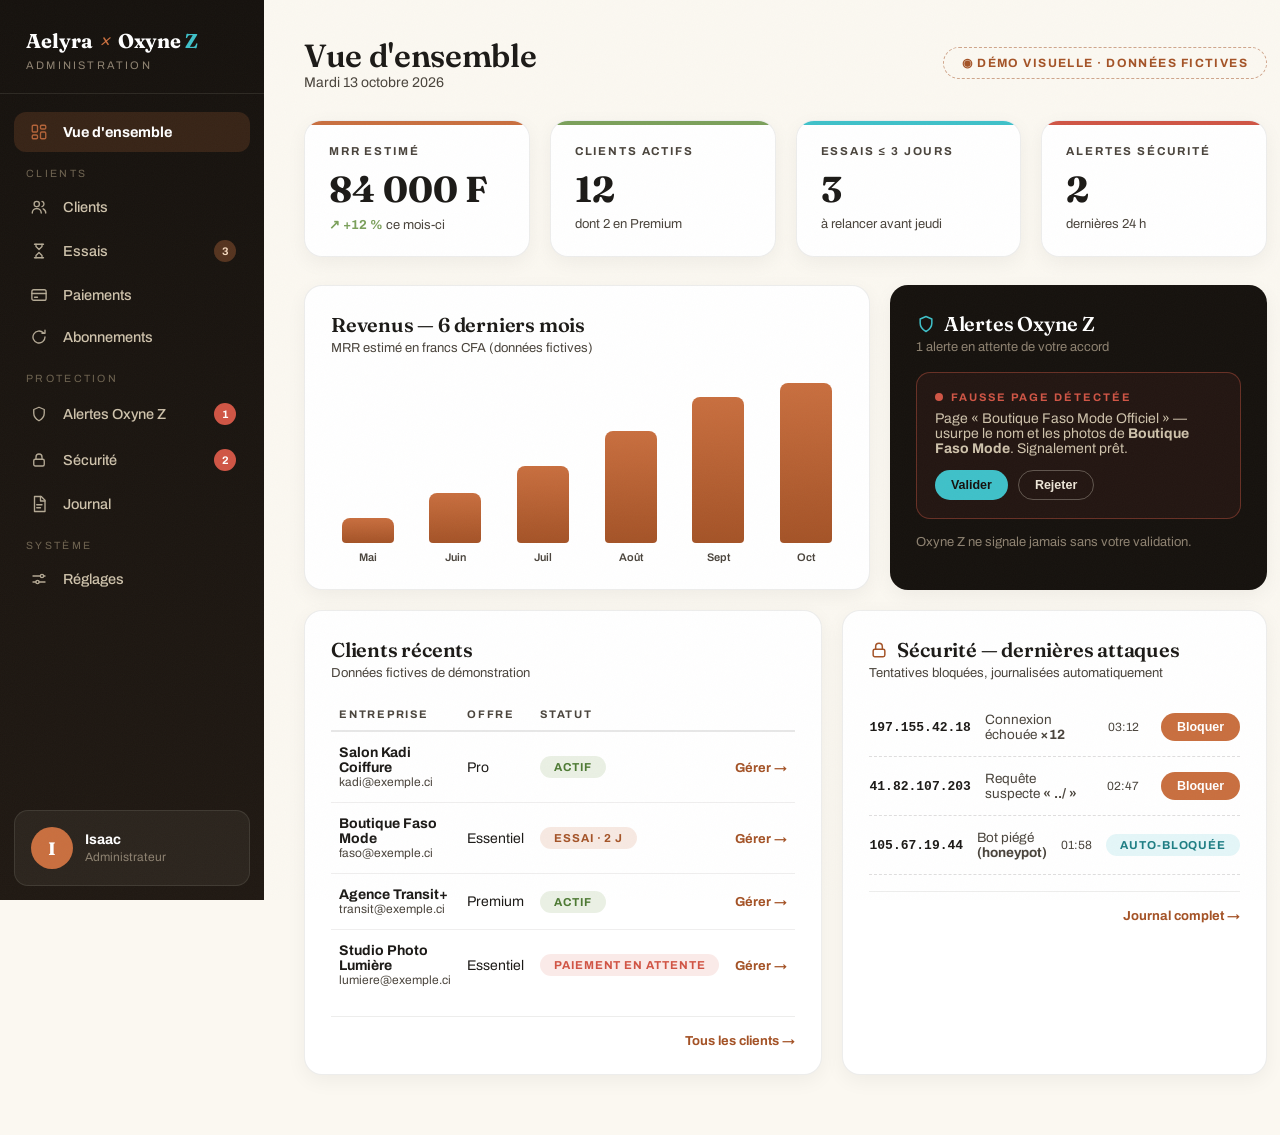
<file: admin.html>
<!DOCTYPE html>
<html lang="fr">
<head>
<meta charset="UTF-8">
<meta name="viewport" content="width=device-width, initial-scale=1.0">
<title>Aelyra · Administration — Démo visuelle</title>
<link rel="preconnect" href="https://fonts.googleapis.com">
<link rel="preconnect" href="https://fonts.gstatic.com" crossorigin>
<link href="https://fonts.googleapis.com/css2?family=Archivo:ital,wght@0,400;0,500;0,600;0,700;1,400&family=Fraunces:ital,opsz,wght@0,9..144,400;0,9..144,500;0,9..144,600;0,9..144,700;1,9..144,400;1,9..144,500&display=swap" rel="stylesheet">
<style>
:root{
  --terracotta:#C96F3F; --terracotta-deep:#A45327;
  --creme:#F5EFE6; --papier:#FBF8F1;
  --encre:#1C1A17; --encre-douce:#4A443C; --succes:#7BA05B;
  --nuit:#16120E; --nuit2:#201913;
  --cyan:#3FC1C9; --cyan-clair:#5BD0D8; --alerte:#D05545;
  --r:18px;
}
*{margin:0;padding:0;box-sizing:border-box}
body{
  font-family:'Archivo',sans-serif; background:var(--papier); color:var(--encre);
  -webkit-font-smoothing:antialiased; min-height:100vh;
}
body::before{
  content:""; position:fixed; inset:0; z-index:9999; pointer-events:none; opacity:.05;
  background-image:url("data:image/svg+xml,%3Csvg xmlns='http://www.w3.org/2000/svg' width='140' height='140'%3E%3Cfilter id='n'%3E%3CfeTurbulence type='fractalNoise' baseFrequency='0.9' numOctaves='2'/%3E%3C/filter%3E%3Crect width='140' height='140' filter='url(%23n)' opacity='0.55'/%3E%3C/svg%3E");
}
h1,h2,h3{font-family:'Fraunces',serif; font-weight:600; letter-spacing:-.01em}
.app{display:flex; min-height:100vh}
/* ---------- sidebar ---------- */
aside{
  width:264px; flex-shrink:0; background:linear-gradient(180deg,var(--nuit),var(--nuit2));
  color:#CFC3AC; display:flex; flex-direction:column; position:sticky; top:0; height:100vh;
}
.brand{padding:28px 26px 22px; border-bottom:1px solid rgba(237,230,216,.1)}
.brand .logo{font-family:'Fraunces',serif; font-weight:700; font-size:20px; color:#fff; text-decoration:none}
.brand .logo .x{color:var(--terracotta); font-style:italic; margin:0 3px}
.brand .logo .z{color:var(--cyan)}
.brand small{display:block; margin-top:6px; font-size:11px; letter-spacing:.2em; text-transform:uppercase; color:#8E8271}
.snav{padding:18px 14px; flex:1; overflow-y:auto}
.snav .grp{font-size:10.5px; letter-spacing:.22em; text-transform:uppercase; color:#6E6350; padding:14px 12px 8px}
.snav a{
  display:flex; align-items:center; gap:13px; padding:11px 14px; border-radius:12px;
  color:#CFC3AC; text-decoration:none; font-size:14.5px; font-weight:500; margin-bottom:2px;
  transition:background .15s ease;
}
.snav a .ico{width:22px; text-align:center; flex-shrink:0; color:currentColor; opacity:.85}
.snav a .ico svg{width:18px; height:18px; display:block; margin:0 auto}
.snav a:hover{background:rgba(237,230,216,.07); color:#fff}
.snav a.active{background:rgba(201,111,63,.18); color:#fff; font-weight:700}
.snav a.active .ico{color:var(--terracotta)}
.snav a .count{
  margin-left:auto; background:var(--alerte); color:#fff; font-size:11px; font-weight:700;
  min-width:22px; height:22px; border-radius:99px; display:flex; align-items:center; justify-content:center; padding:0 6px;
}
.snav a .count.soft{background:rgba(201,111,63,.35); color:#F5D9BE}
.admin-card{
  margin:14px; padding:16px; background:rgba(237,230,216,.06); border-radius:14px;
  display:flex; align-items:center; gap:12px; border:1px solid rgba(237,230,216,.1);
}
.admin-card .av{
  width:42px; height:42px; border-radius:50%; background:var(--terracotta);
  color:#fff; font-family:'Fraunces',serif; font-weight:700; font-size:18px;
  display:flex; align-items:center; justify-content:center; flex-shrink:0;
}
.admin-card b{display:block; color:#fff; font-size:14px}
.admin-card small{color:#8E8271; font-size:12px}
/* ---------- main ---------- */
main{flex:1; padding:36px 40px 60px; max-width:1240px}
.topbar{display:flex; justify-content:space-between; align-items:center; margin-bottom:30px; gap:16px; flex-wrap:wrap}
.topbar h1{font-size:32px}
.topbar .date{color:var(--encre-douce); font-size:14px}
.demo-pill{
  display:inline-flex; align-items:center; gap:8px; font-size:12px; font-weight:700;
  letter-spacing:.12em; text-transform:uppercase; color:var(--terracotta-deep);
  border:1.5px dashed rgba(164,83,39,.5); padding:8px 18px; border-radius:99px;
}
/* KPI */
.kpis{display:grid; grid-template-columns:repeat(4,1fr); gap:20px; margin-bottom:28px}
.kpi{
  background:#fff; border-radius:var(--r); padding:24px; border:1px solid rgba(28,26,23,.08);
  box-shadow:0 6px 20px rgba(28,26,23,.05); position:relative; overflow:hidden;
}
.kpi::before{content:""; position:absolute; top:0; left:0; right:0; height:4px; background:var(--terracotta)}
.kpi.k2::before{background:var(--succes)} .kpi.k3::before{background:var(--cyan)} .kpi.k4::before{background:var(--alerte)}
.kpi .lab{font-size:11.5px; font-weight:700; letter-spacing:.16em; text-transform:uppercase; color:var(--encre-douce); margin-bottom:10px}
.kpi .val{font-family:'Fraunces',serif; font-size:36px; font-weight:700}
.kpi .sub{font-size:13px; color:var(--encre-douce); margin-top:6px}
.kpi .sub b{color:var(--succes)}
/* grid 2 col */
.grid2{display:grid; grid-template-columns:1.5fr 1fr; gap:20px; margin-bottom:20px}
.grid2b{display:grid; grid-template-columns:1fr 1fr; gap:20px}
.card{
  background:#fff; border-radius:var(--r); border:1px solid rgba(28,26,23,.08);
  box-shadow:0 6px 20px rgba(28,26,23,.05); padding:26px;
}
.card h3{font-size:20px; margin-bottom:4px}
.card .hint{font-size:13px; color:var(--encre-douce); margin-bottom:18px}
/* bar chart */
.chart{display:flex; align-items:flex-end; gap:14px; height:190px; padding-top:10px}
.bar{flex:1; display:flex; flex-direction:column; align-items:center; gap:8px; height:100%; justify-content:flex-end}
.bar .col{
  width:100%; max-width:52px; border-radius:8px 8px 4px 4px;
  background:linear-gradient(180deg,var(--terracotta),var(--terracotta-deep));
  transition:height 1s ease;
}
.bar .m{font-size:11px; color:var(--encre-douce); font-weight:600}
/* table */
table{width:100%; border-collapse:collapse; font-size:14px}
th{
  text-align:left; font-size:11px; letter-spacing:.16em; text-transform:uppercase;
  color:var(--encre-douce); padding:10px 8px; border-bottom:2px solid rgba(28,26,23,.1);
}
td{padding:13px 8px; border-bottom:1px solid rgba(28,26,23,.07); vertical-align:middle}
tr:last-child td{border:none}
td .nm{font-weight:700}
td .sub2{display:block; font-size:12px; color:var(--encre-douce)}
.badge{
  display:inline-block; font-size:11.5px; font-weight:700; letter-spacing:.08em; text-transform:uppercase;
  padding:5px 14px; border-radius:99px; white-space:nowrap;
}
.b-actif{background:rgba(123,160,91,.16); color:#4E7A34}
.b-essai{background:rgba(201,111,63,.15); color:var(--terracotta-deep)}
.b-attente{background:rgba(208,85,69,.12); color:var(--alerte)}
.b-ok{background:rgba(63,193,201,.14); color:#1E7E84}
.link{color:var(--terracotta-deep); font-weight:700; font-size:13px; text-decoration:none; white-space:nowrap}
.link:hover{text-decoration:underline}
/* widgets */
.ox-widget{background:var(--nuit); color:#EDE6D8; border:none}
.ox-widget h3{color:#fff}
.ox-widget .hint{color:#8E8271}
.ox-alert{border:1px solid rgba(208,85,69,.4); border-radius:14px; padding:18px; margin-bottom:16px; background:rgba(208,85,69,.07)}
.ox-alert .tt{font-size:11px; font-weight:700; letter-spacing:.18em; text-transform:uppercase; color:var(--alerte); margin-bottom:8px; display:flex; align-items:center; gap:8px}
.ox-alert .tt::before{content:""; width:8px; height:8px; border-radius:50%; background:var(--alerte)}
.ox-alert p{font-size:14px; color:#CFC3AC; margin-bottom:14px}
.ox-actions{display:flex; gap:10px}
.btn{
  display:inline-flex; align-items:center; justify-content:center; border-radius:99px;
  padding:10px 22px; font-weight:700; font-size:13.5px; border:none; cursor:pointer;
  text-decoration:none; transition:transform .15s ease;
}
.btn:hover{transform:translateY(-1px)}
.btn-cyan{background:var(--cyan); color:var(--nuit)}
.btn-danger-o{background:transparent; color:#EDE6D8; border:1.5px solid rgba(237,230,216,.3)}
.btn-danger-o:hover{border-color:var(--alerte)}
.btn-terra{background:var(--terracotta); color:#fff}
.btn-sm{padding:7px 16px; font-size:12.5px}
/* security widget */
.sec-row{
  display:flex; align-items:center; gap:14px; padding:14px 0;
  border-bottom:1px dashed rgba(28,26,23,.14); font-size:13.5px;
}
.sec-row:last-of-type{border:none}
.sec-ip{font-family:ui-monospace,monospace; font-weight:700; font-size:13px}
.sec-row .what{color:var(--encre-douce)}
.sec-row .when{margin-left:auto; color:var(--encre-douce); font-size:12px; white-space:nowrap}
.sec-row .btn{margin-left:8px}
.card-foot{margin-top:16px; padding-top:14px; border-top:1px solid rgba(28,26,23,.08); text-align:right}
/* responsive */
@media(max-width:1100px){
  .kpis{grid-template-columns:repeat(2,1fr)}
  .grid2,.grid2b{grid-template-columns:1fr}
}
@media(max-width:820px){
  aside{position:fixed; z-index:50; transform:translateX(-100%); transition:transform .25s ease}
  main{padding:24px 18px 50px}
  .kpis{grid-template-columns:1fr}
  .topbar h1{font-size:25px}
}
</style>
</head>
<body>
<div class="app">
<aside>
  <div class="brand">
    <a class="logo" href="#">Aelyra <span class="x">×</span> Oxyne <span class="z">Z</span></a>
    <small>Administration</small>
  </div>
  <nav class="snav">
    <a href="#" class="active"><span class="ico"><svg viewBox="0 0 24 24" fill="none" stroke="currentColor" stroke-width="1.8" stroke-linecap="round" stroke-linejoin="round"><rect x="3" y="3" width="7" height="9" rx="1.5"/><rect x="14" y="3" width="7" height="5" rx="1.5"/><rect x="14" y="12" width="7" height="9" rx="1.5"/><rect x="3" y="16" width="7" height="5" rx="1.5"/></svg></span> Vue d'ensemble</a>
    <div class="grp">Clients</div>
    <a href="#"><span class="ico"><svg viewBox="0 0 24 24" fill="none" stroke="currentColor" stroke-width="1.8" stroke-linecap="round" stroke-linejoin="round"><circle cx="9" cy="8" r="3.5"/><path d="M3 20a6 6 0 0 1 12 0"/><path d="M16 4.6a3.5 3.5 0 0 1 0 6.8"/><path d="M17.5 14.4A6 6 0 0 1 21 20"/></svg></span> Clients</a>
    <a href="#"><span class="ico"><svg viewBox="0 0 24 24" fill="none" stroke="currentColor" stroke-width="1.8" stroke-linecap="round" stroke-linejoin="round"><path d="M6 3h12"/><path d="M6 21h12"/><path d="M8 3v3l4 4 4-4V3"/><path d="M8 21v-3l4-4 4 4v3"/></svg></span> Essais <span class="count soft">3</span></a>
    <a href="#"><span class="ico"><svg viewBox="0 0 24 24" fill="none" stroke="currentColor" stroke-width="1.8" stroke-linecap="round" stroke-linejoin="round"><rect x="2.5" y="5" width="19" height="14" rx="2.5"/><path d="M2.5 10h19"/><path d="M6 15h4"/></svg></span> Paiements</a>
    <a href="#"><span class="ico"><svg viewBox="0 0 24 24" fill="none" stroke="currentColor" stroke-width="1.8" stroke-linecap="round" stroke-linejoin="round"><path d="M20 12a8 8 0 1 1-2.3-5.6"/><path d="M20 3v4h-4"/></svg></span> Abonnements</a>
    <div class="grp">Protection</div>
    <a href="#"><span class="ico"><svg viewBox="0 0 24 24" fill="none" stroke="currentColor" stroke-width="1.8" stroke-linecap="round" stroke-linejoin="round"><path d="M12 3l7 3v5c0 5-3.5 8-7 10-3.5-2-7-5-7-10V6z"/></svg></span> Alertes Oxyne Z <span class="count">1</span></a>
    <a href="#"><span class="ico"><svg viewBox="0 0 24 24" fill="none" stroke="currentColor" stroke-width="1.8" stroke-linecap="round" stroke-linejoin="round"><rect x="5" y="11" width="14" height="9" rx="2"/><path d="M8 11V8a4 4 0 0 1 8 0v3"/></svg></span> Sécurité <span class="count">2</span></a>
    <a href="#"><span class="ico"><svg viewBox="0 0 24 24" fill="none" stroke="currentColor" stroke-width="1.8" stroke-linecap="round" stroke-linejoin="round"><path d="M6 2h9l5 5v15H6z"/><path d="M14 2v6h6"/><path d="M9 13h7M9 17h5"/></svg></span> Journal</a>
    <div class="grp">Système</div>
    <a href="#"><span class="ico"><svg viewBox="0 0 24 24" fill="none" stroke="currentColor" stroke-width="1.8" stroke-linecap="round" stroke-linejoin="round"><path d="M4 8h10M18 8h2M4 16h4M12 16h8"/><circle cx="16" cy="8" r="2.2"/><circle cx="10" cy="16" r="2.2"/></svg></span> Réglages</a>
  </nav>
  <div class="admin-card">
    <div class="av">I</div>
    <div><b>Isaac</b><small>Administrateur</small></div>
  </div>
</aside>

<main>
  <div class="topbar">
    <div>
      <h1>Vue d'ensemble</h1>
      <p class="date">Mardi 13 octobre 2026</p>
    </div>
    <span class="demo-pill">◉ Démo visuelle · données fictives</span>
  </div>

  <div class="kpis">
    <div class="kpi">
      <div class="lab">MRR estimé</div>
      <div class="val">84 000 F</div>
      <div class="sub"><b>↗ +12 %</b> ce mois-ci</div>
    </div>
    <div class="kpi k2">
      <div class="lab">Clients actifs</div>
      <div class="val">12</div>
      <div class="sub">dont 2 en Premium</div>
    </div>
    <div class="kpi k3">
      <div class="lab">Essais ≤ 3 jours</div>
      <div class="val">3</div>
      <div class="sub">à relancer avant jeudi</div>
    </div>
    <div class="kpi k4">
      <div class="lab">Alertes sécurité</div>
      <div class="val">2</div>
      <div class="sub">dernières 24 h</div>
    </div>
  </div>

  <div class="grid2">
    <div class="card">
      <h3>Revenus — 6 derniers mois</h3>
      <p class="hint">MRR estimé en francs CFA (données fictives)</p>
      <div class="chart">
        <div class="bar"><div class="col" style="height:14%"></div><div class="m">Mai</div></div>
        <div class="bar"><div class="col" style="height:28%"></div><div class="m">Juin</div></div>
        <div class="bar"><div class="col" style="height:43%"></div><div class="m">Juil</div></div>
        <div class="bar"><div class="col" style="height:62%"></div><div class="m">Août</div></div>
        <div class="bar"><div class="col" style="height:81%"></div><div class="m">Sept</div></div>
        <div class="bar"><div class="col" style="height:100%"></div><div class="m">Oct</div></div>
      </div>
    </div>
    <div class="card ox-widget">
      <h3><svg viewBox="0 0 24 24" width="20" height="20" fill="none" stroke="#3FC1C9" stroke-width="1.8" stroke-linecap="round" stroke-linejoin="round" style="vertical-align:-3px; margin-right:8px"><path d="M12 3l7 3v5c0 5-3.5 8-7 10-3.5-2-7-5-7-10V6z"/></svg>Alertes Oxyne Z</h3>
      <p class="hint">1 alerte en attente de votre accord</p>
      <div class="ox-alert">
        <div class="tt">Fausse page détectée</div>
        <p>Page « Boutique Faso Mode Officiel » — usurpe le nom et les photos de <b>Boutique Faso Mode</b>. Signalement prêt.</p>
        <div class="ox-actions">
          <button class="btn btn-cyan btn-sm" type="button">Valider</button>
          <button class="btn btn-danger-o btn-sm" type="button">Rejeter</button>
        </div>
      </div>
      <p class="hint" style="margin:0">Oxyne Z ne signale jamais sans votre validation.</p>
    </div>
  </div>

  <div class="grid2b">
    <div class="card">
      <h3>Clients récents</h3>
      <p class="hint">Données fictives de démonstration</p>
      <table>
        <thead>
          <tr><th>Entreprise</th><th>Offre</th><th>Statut</th><th></th></tr>
        </thead>
        <tbody>
          <tr>
            <td><span class="nm">Salon Kadi Coiffure</span><span class="sub2">kadi@exemple.ci</span></td>
            <td>Pro</td>
            <td><span class="badge b-actif">Actif</span></td>
            <td><a class="link" href="#">Gérer →</a></td>
          </tr>
          <tr>
            <td><span class="nm">Boutique Faso Mode</span><span class="sub2">faso@exemple.ci</span></td>
            <td>Essentiel</td>
            <td><span class="badge b-essai">Essai · 2 j</span></td>
            <td><a class="link" href="#">Gérer →</a></td>
          </tr>
          <tr>
            <td><span class="nm">Agence Transit+</span><span class="sub2">transit@exemple.ci</span></td>
            <td>Premium</td>
            <td><span class="badge b-actif">Actif</span></td>
            <td><a class="link" href="#">Gérer →</a></td>
          </tr>
          <tr>
            <td><span class="nm">Studio Photo Lumière</span><span class="sub2">lumiere@exemple.ci</span></td>
            <td>Essentiel</td>
            <td><span class="badge b-attente">Paiement en attente</span></td>
            <td><a class="link" href="#">Gérer →</a></td>
          </tr>
        </tbody>
      </table>
      <div class="card-foot"><a class="link" href="#">Tous les clients →</a></div>
    </div>
    <div class="card">
      <h3><svg viewBox="0 0 24 24" width="20" height="20" fill="none" stroke="#A45327" stroke-width="1.8" stroke-linecap="round" stroke-linejoin="round" style="vertical-align:-3px; margin-right:8px"><rect x="5" y="11" width="14" height="9" rx="2"/><path d="M8 11V8a4 4 0 0 1 8 0v3"/></svg>Sécurité — dernières attaques</h3>
      <p class="hint">Tentatives bloquées, journalisées automatiquement</p>
      <div class="sec-row">
        <span class="sec-ip">197.155.42.18</span>
        <span class="what">Connexion échouée <b>×12</b></span>
        <span class="when">03:12</span>
        <button class="btn btn-terra btn-sm" type="button">Bloquer</button>
      </div>
      <div class="sec-row">
        <span class="sec-ip">41.82.107.203</span>
        <span class="what">Requête suspecte <b>« ../ »</b></span>
        <span class="when">02:47</span>
        <button class="btn btn-terra btn-sm" type="button">Bloquer</button>
      </div>
      <div class="sec-row">
        <span class="sec-ip">105.67.19.44</span>
        <span class="what">Bot piégé <b>(honeypot)</b></span>
        <span class="when">01:58</span>
        <span class="badge b-ok">Auto-bloquée</span>
      </div>
      <div class="card-foot"><a class="link" href="#">Journal complet →</a></div>
    </div>
  </div>
</main>
</div>
</body>
</html>
</file>
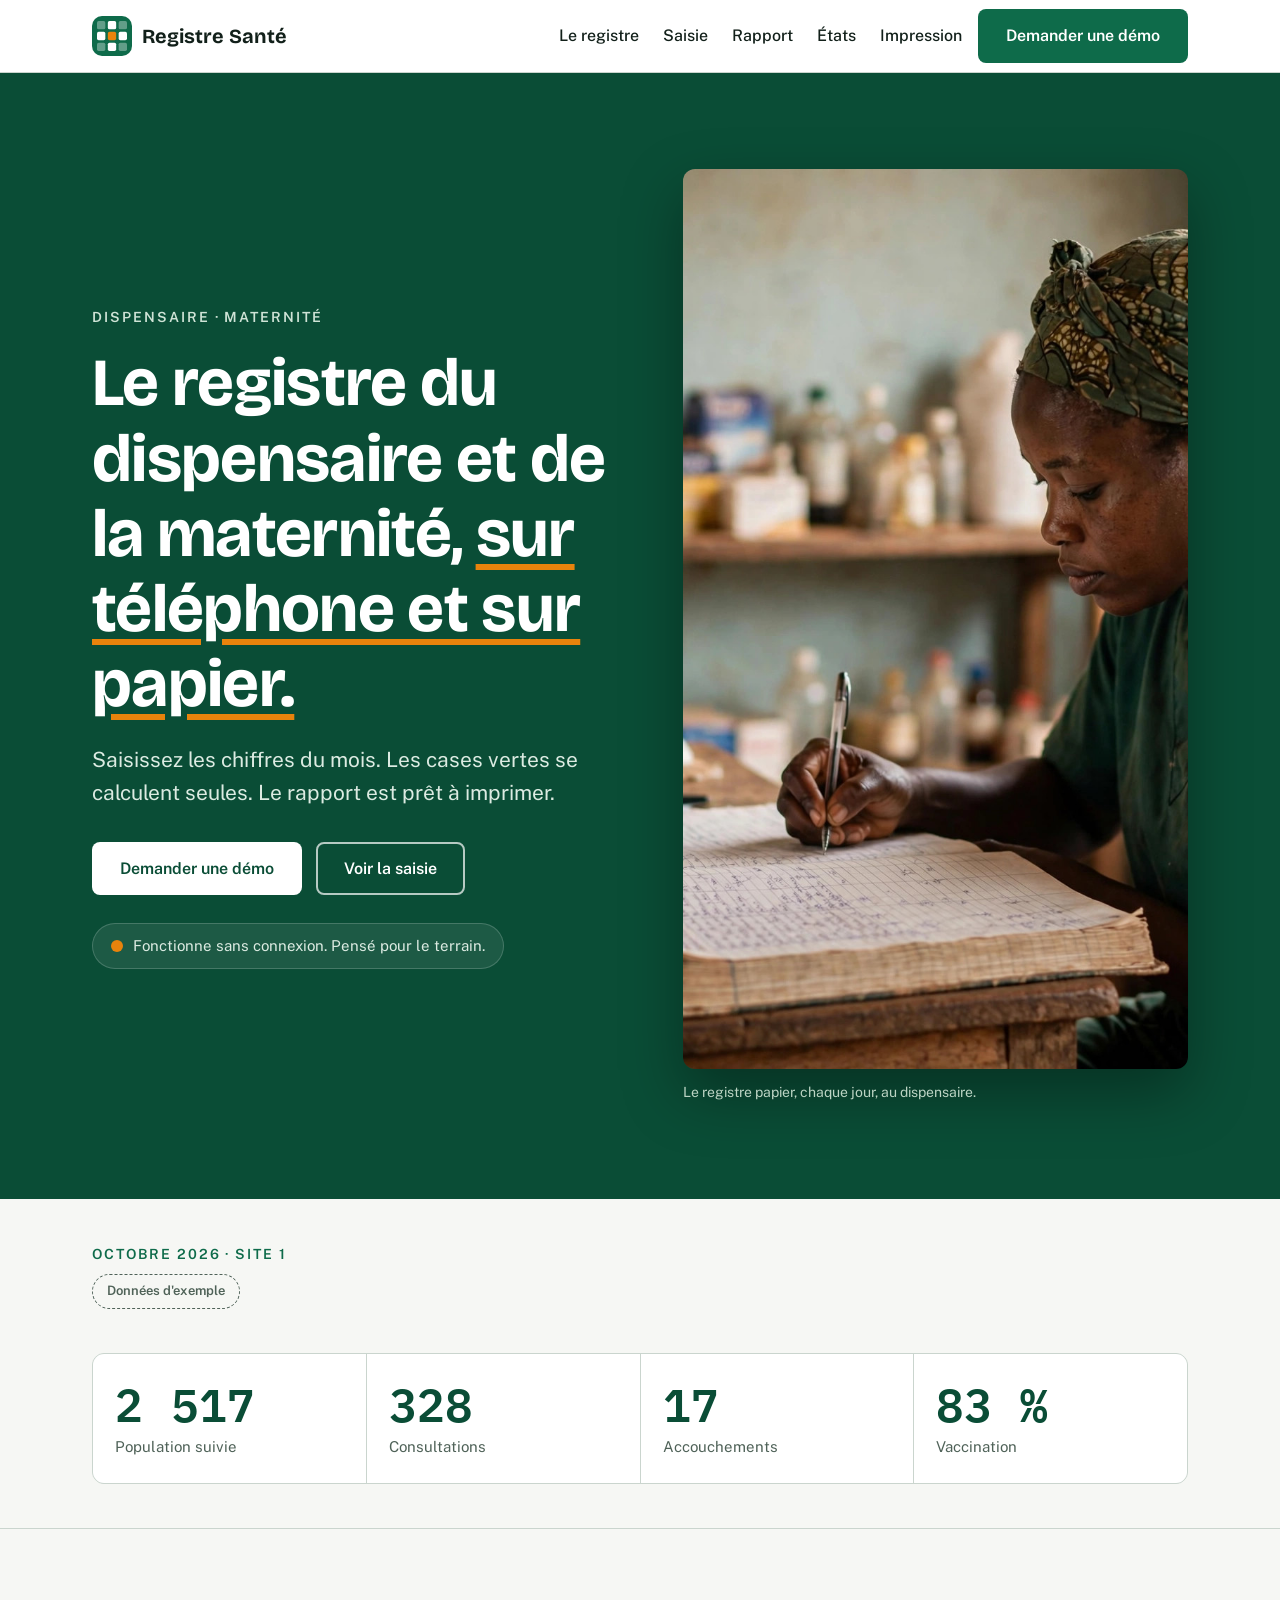
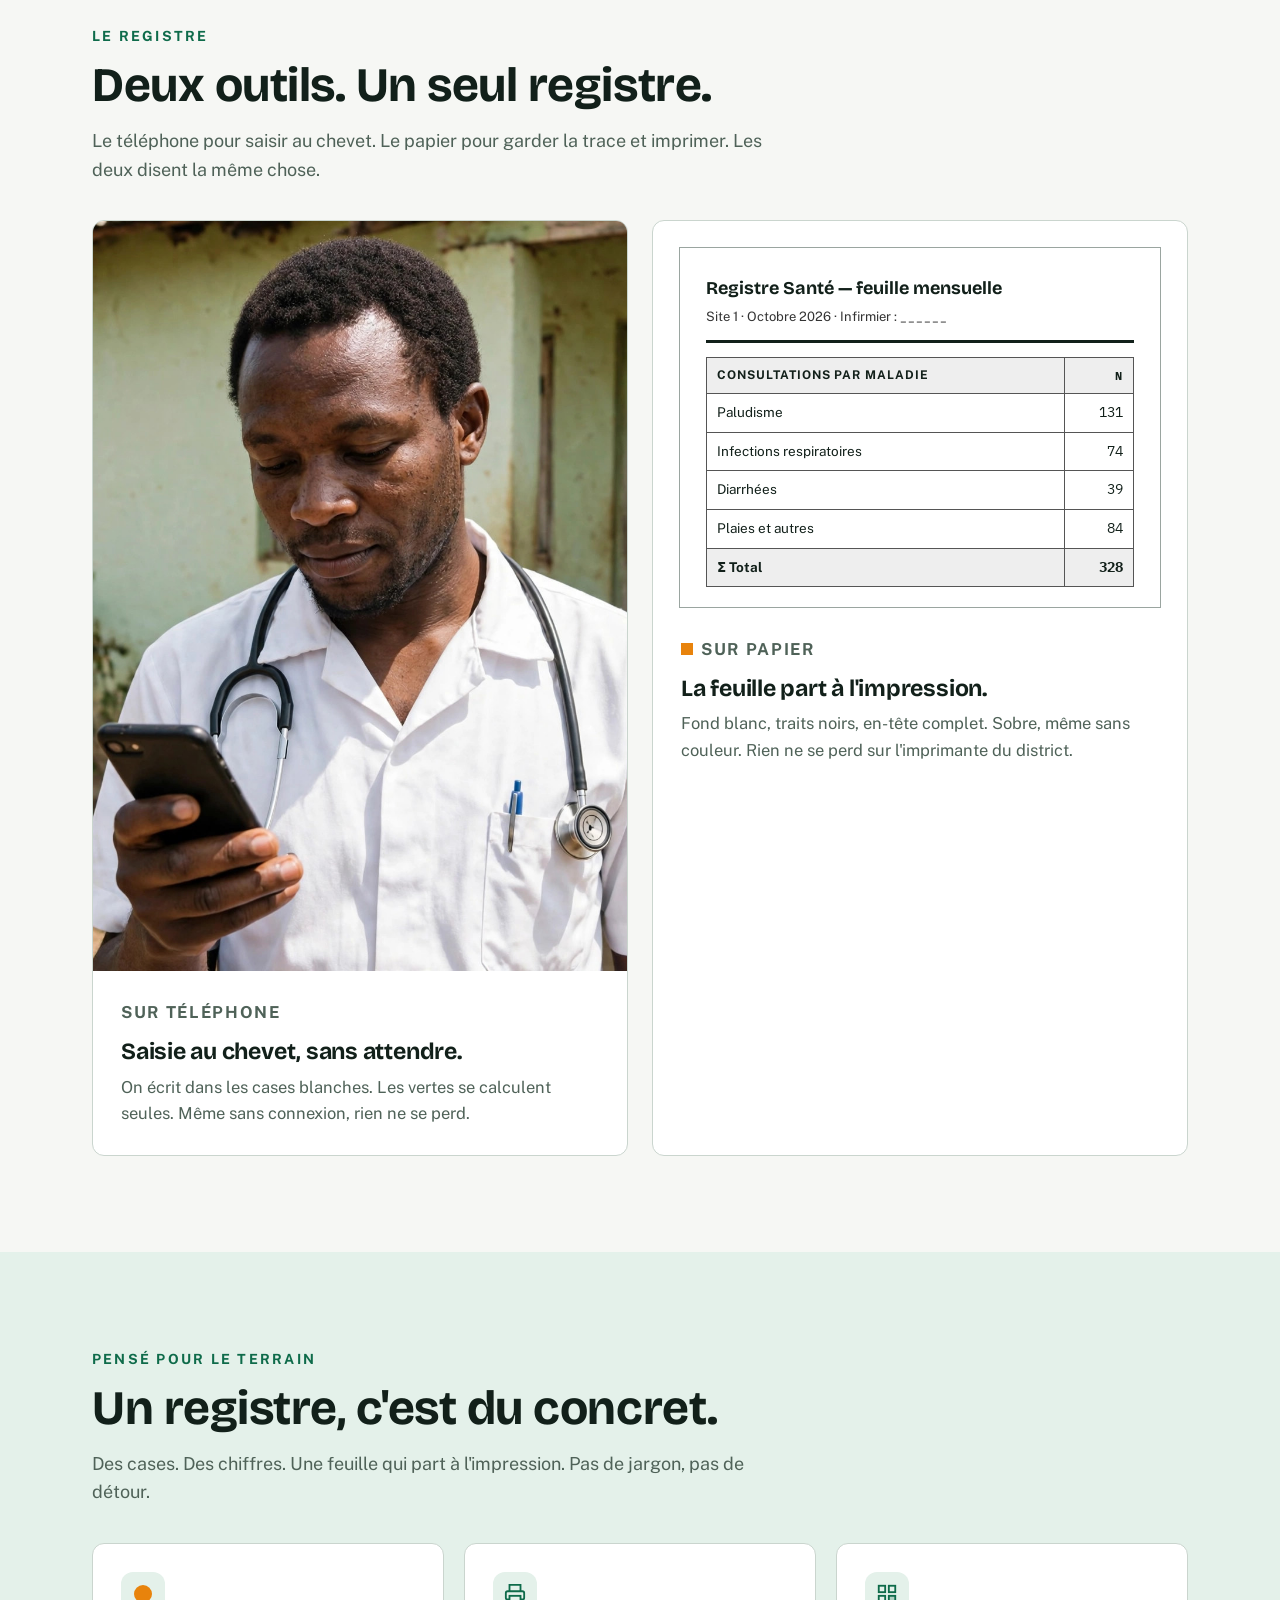
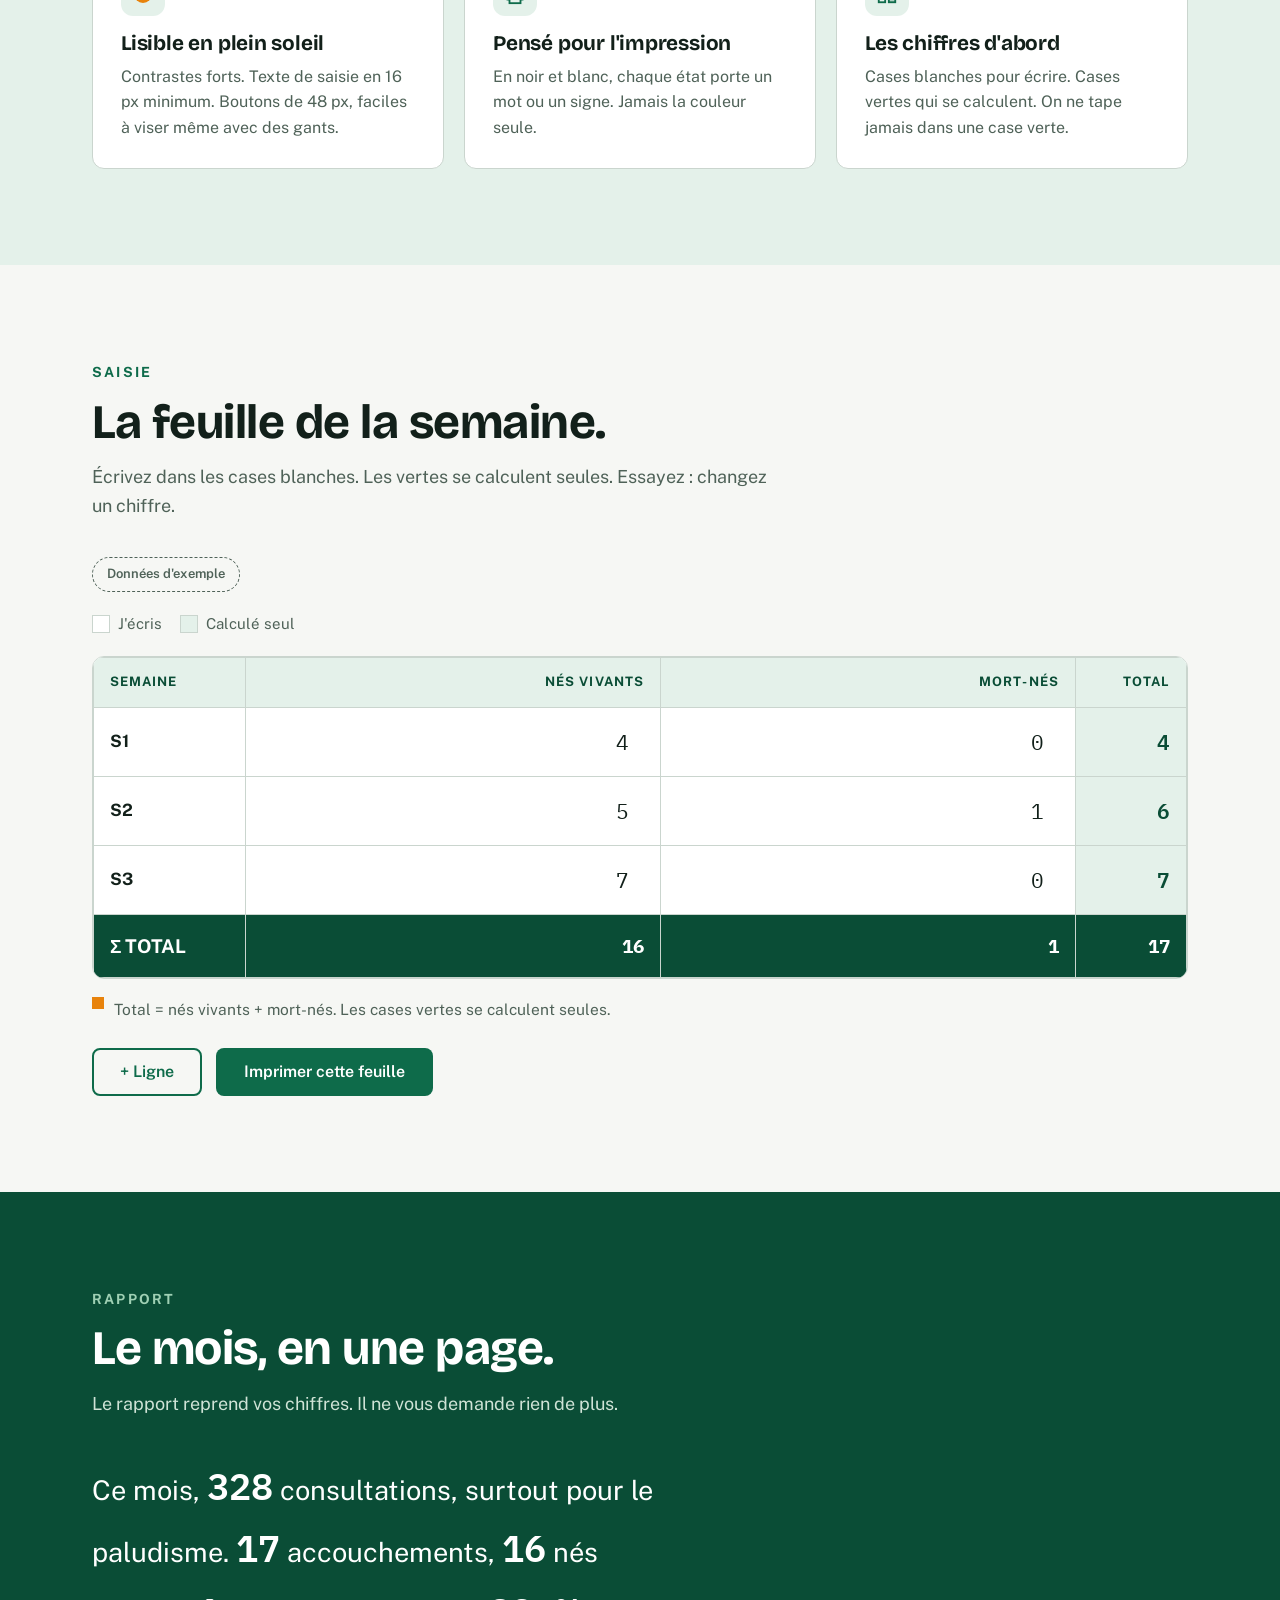
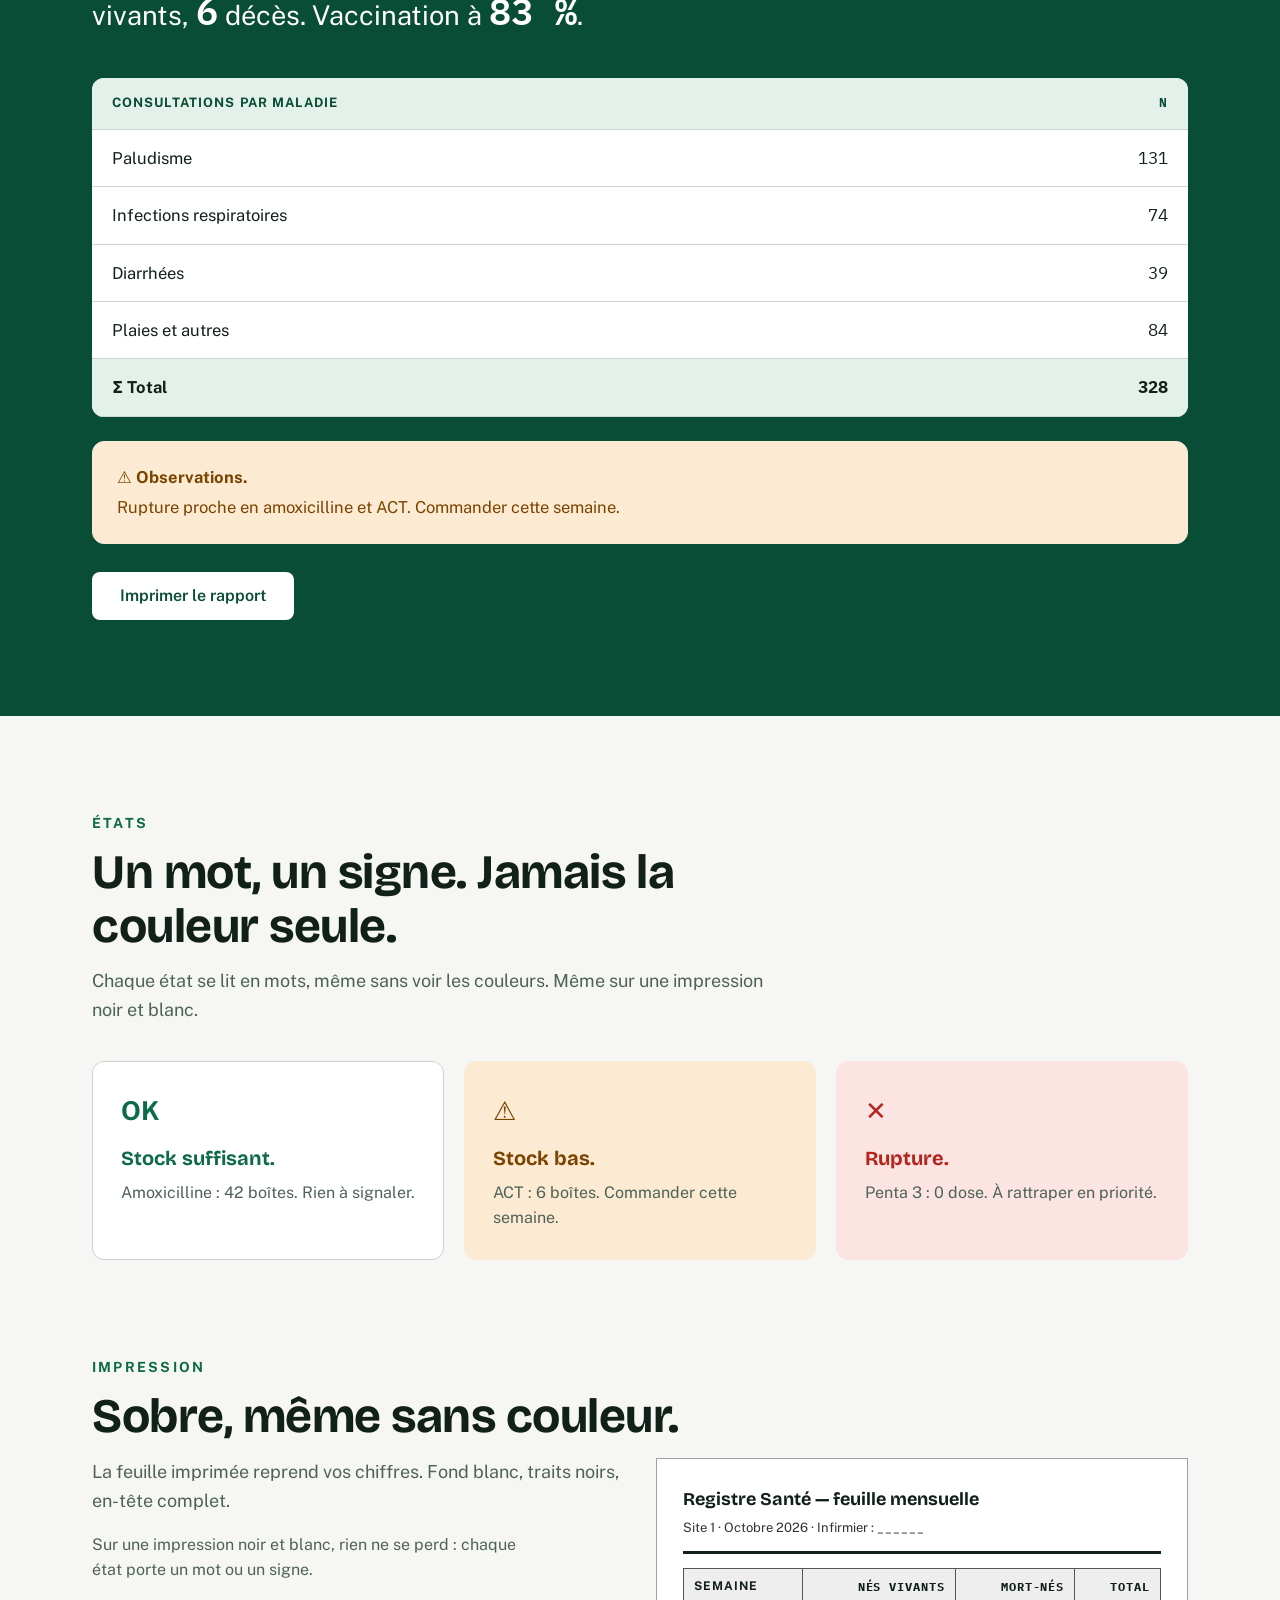
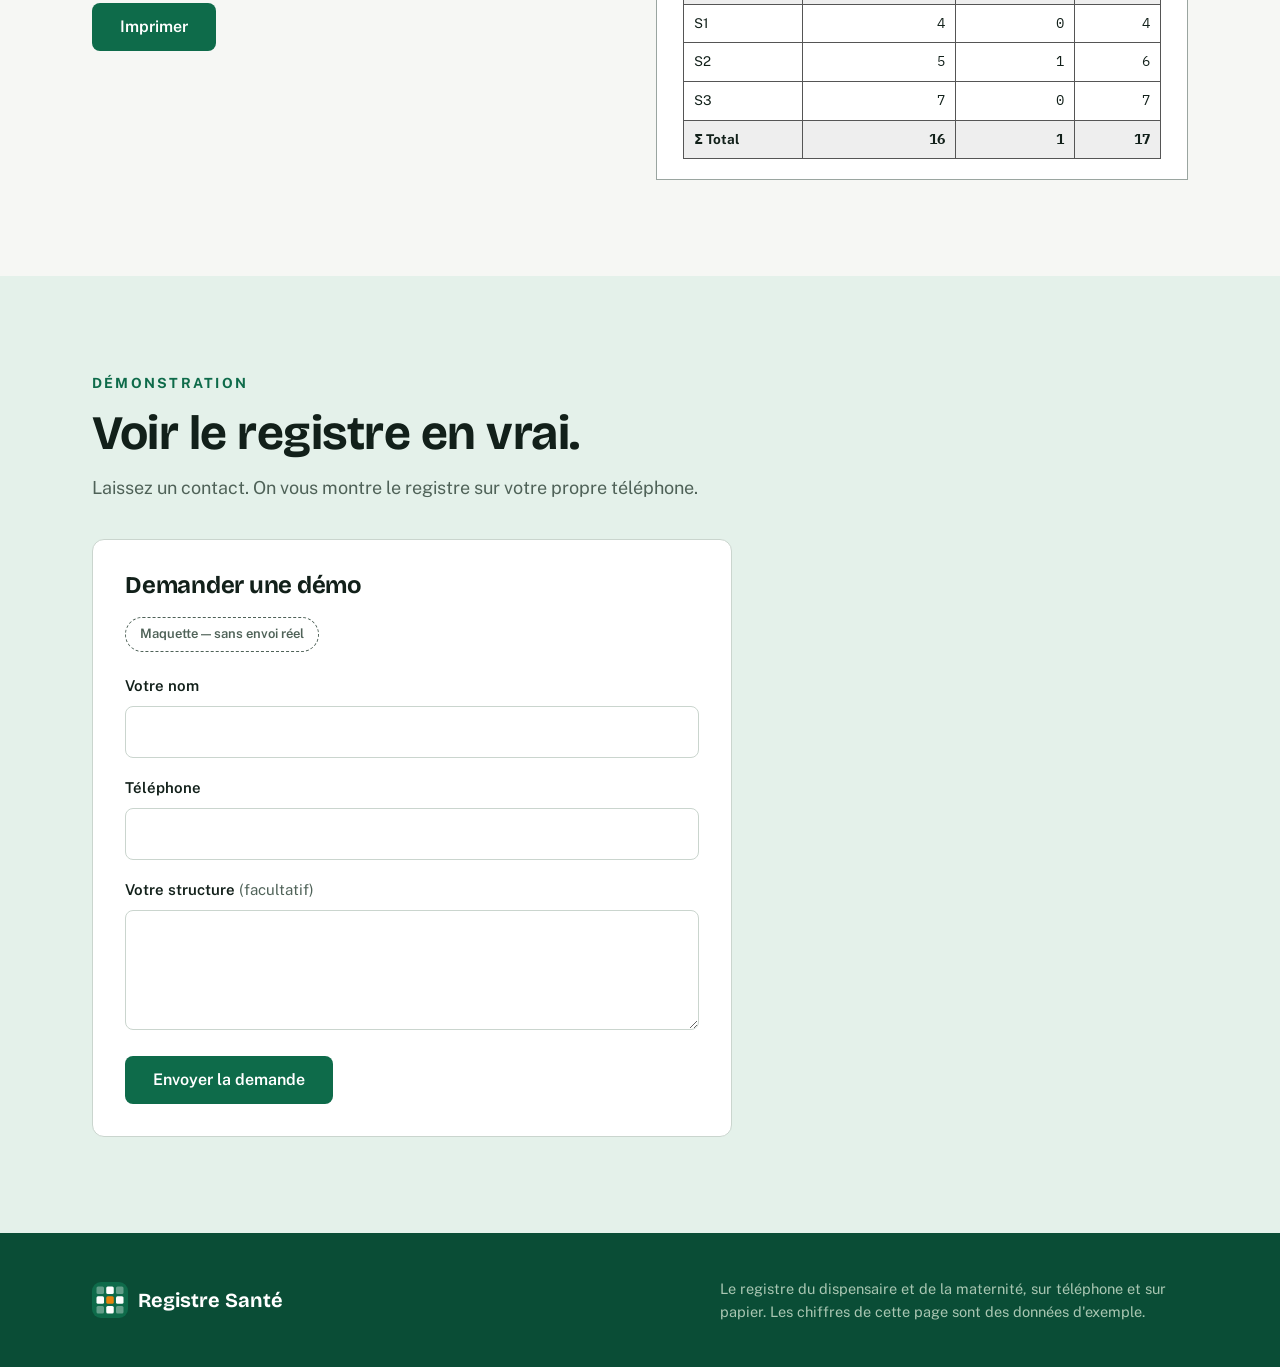
<file: registre-sante.html>
<!DOCTYPE html>
<html lang="fr">
<head>
<meta charset="utf-8">
<meta name="viewport" content="width=device-width, initial-scale=1">
<title>Registre Santé — Le registre du dispensaire et de la maternité</title>
<meta name="description" content="Le registre du dispensaire et de la maternité, sur téléphone et sur papier. Saisie simple, totaux calculés seuls, rapport prêt à imprimer.">
<link rel="preconnect" href="https://fonts.googleapis.com">
<link rel="preconnect" href="https://fonts.gstatic.com" crossorigin>
<link href="https://fonts.googleapis.com/css2?family=Bricolage+Grotesque:opsz,wght@12..96,600;12..96,700&family=IBM+Plex+Mono:wght@400;500;600&family=Public+Sans:wght@400;500;600;700&display=swap" rel="stylesheet">
<style>
:root{
  --vert:#0E6B4A; --vert-profond:#0A4D36; --vert-tendre:#E4F1EA;
  --encre:#12201A; --papier:#F6F7F4; --blanc:#FFFFFF; --bordure:#CAD5CE; --attenue:#4F6258;
  --soleil:#E8830C; --soleil-pale:#FCEBD2; --soleil-texte:#7A4300;
  --alerte:#B3261E; --alerte-pale:#FBE4E1;
  --radius-card:12px; --radius-btn:8px;
  --maxw:1160px;
}
*{box-sizing:border-box;margin:0;padding:0}
html{scroll-behavior:smooth}
body{font-family:'Public Sans',system-ui,-apple-system,sans-serif;color:var(--encre);background:var(--papier);line-height:1.6;font-size:17px}
h1,h2,h3{font-family:'Bricolage Grotesque','Public Sans',sans-serif;line-height:1.12;letter-spacing:-0.01em}
.num{font-family:'IBM Plex Mono',ui-monospace,monospace;font-variant-numeric:tabular-nums}
img{max-width:100%;display:block}
a{color:var(--vert)}
.wrap{max-width:var(--maxw);margin:0 auto;padding:0 20px}
.skip{position:absolute;left:-9999px;top:0;background:var(--vert);color:#fff;padding:12px 18px;z-index:100;border-radius:0 0 8px 0}
.skip:focus{left:0}
/* ---------- header ---------- */
.site-head{position:sticky;top:0;z-index:50;background:var(--blanc);border-bottom:1px solid var(--bordure)}
.site-head .wrap{display:flex;align-items:center;gap:16px;min-height:72px}
.brand{display:flex;align-items:center;gap:10px;text-decoration:none;color:var(--encre)}
.brand-name{font-family:'Bricolage Grotesque',sans-serif;font-weight:700;font-size:20px}
.nav{display:none;gap:24px;margin-left:auto}
.nav a{text-decoration:none;color:var(--encre);font-weight:500;font-size:16px}
.nav a:hover{color:var(--vert)}
.head-cta{margin-left:auto}
/* ---------- buttons ---------- */
.btn{display:inline-flex;align-items:center;justify-content:center;gap:8px;min-height:48px;padding:12px 26px;border-radius:var(--radius-btn);font-family:'Public Sans',sans-serif;font-weight:600;font-size:16px;text-decoration:none;cursor:pointer;border:2px solid transparent;transition:transform .15s ease,box-shadow .15s ease,background .15s ease}
.btn-primary{background:var(--vert);color:#fff}
.btn-primary:hover{background:var(--vert-profond)}
.btn-light{background:var(--blanc);color:var(--vert-profond)}
.btn-light:hover{background:var(--vert-tendre)}
.btn-ghost{background:transparent;color:#fff;border-color:rgba(255,255,255,.7)}
.btn-ghost:hover{border-color:#fff;background:rgba(255,255,255,.08)}
.btn-outline{background:transparent;color:var(--vert);border-color:var(--vert)}
.btn-outline:hover{background:var(--vert-tendre)}
/* ---------- hero ---------- */
.hero{background:var(--vert-profond);color:#fff;overflow:hidden}
.hero .wrap{display:grid;gap:32px;padding-top:56px;padding-bottom:56px}
.eyebrow{display:inline-flex;align-items:center;gap:10px;font-size:14px;font-weight:600;letter-spacing:.14em;text-transform:uppercase;color:#cfe3d6;margin-bottom:18px}
.hero h1{font-size:clamp(2.3rem,7.5vw,3.1rem);font-weight:700;margin-bottom:20px;max-width:16ch}
.hero h1 .hl{color:#fff;text-decoration:underline;text-decoration-color:var(--soleil);text-decoration-thickness:6px;text-underline-offset:8px}
.hero .lede{font-size:19px;color:#dcebe2;max-width:44ch;margin-bottom:32px}
.hero-ctas{display:flex;flex-wrap:wrap;gap:14px;margin-bottom:28px}
.hero-note{display:inline-flex;align-items:center;gap:10px;font-size:15px;color:#dcebe2;background:rgba(255,255,255,.08);border:1px solid rgba(255,255,255,.18);border-radius:999px;padding:10px 18px}
.dot{width:12px;height:12px;border-radius:50%;background:var(--soleil);flex-shrink:0}
.hero-media{position:relative}
.hero-media img{border-radius:var(--radius-card);aspect-ratio:4/3;object-fit:cover;width:100%;box-shadow:0 24px 60px rgba(0,0,0,.35)}
.hero-media figcaption{margin-top:12px;font-size:14px;color:#bcd4c4}
/* ---------- band chiffres ---------- */
.band{background:var(--papier);border-bottom:1px solid var(--bordure)}
.band .wrap{padding-top:44px;padding-bottom:44px}
.band-kicker{font-size:14px;font-weight:600;letter-spacing:.14em;text-transform:uppercase;color:var(--vert);margin-bottom:8px}
.stats{display:grid;grid-template-columns:repeat(2,1fr);gap:1px;background:var(--bordure);border:1px solid var(--bordure);border-radius:var(--radius-card);overflow:hidden;margin-top:24px}
.stat{background:var(--blanc);padding:24px 22px}
.stat .v{font-size:clamp(2rem,5vw,2.9rem);font-weight:600;color:var(--vert-profond);text-align:left;line-height:1.1}
.stat .l{font-size:15px;color:var(--attenue);margin-top:6px}
/* ---------- sections communes ---------- */
section.block{padding:72px 0}
.sec-kicker{font-size:14px;font-weight:700;letter-spacing:.16em;text-transform:uppercase;color:var(--vert);margin-bottom:12px}
.sec-title{font-size:clamp(1.9rem,5vw,2.8rem);font-weight:700;margin-bottom:14px;max-width:22ch}
.sec-intro{font-size:18px;color:var(--attenue);max-width:62ch;margin-bottom:36px}
.tag{display:inline-block;font-size:13px;font-weight:600;border:1px dashed var(--attenue);color:var(--attenue);border-radius:999px;padding:6px 14px;margin-bottom:20px}
/* ---------- dualité téléphone / papier ---------- */
.duo{display:grid;gap:24px}
.card{background:var(--blanc);border:1px solid var(--bordure);border-radius:var(--radius-card);overflow:hidden}
.card .card-media img{aspect-ratio:16/10;object-fit:cover;width:100%}
.card-body{padding:28px}
.card-body h3{font-size:1.45rem;margin-bottom:10px}
.card-body p{color:var(--attenue);font-size:16.5px}
.card-flag{display:inline-flex;align-items:center;gap:8px;font-size:13px;font-weight:700;letter-spacing:.1em;text-transform:uppercase;color:var(--vert-profond);margin-bottom:12px}
.sq{width:12px;height:12px;background:var(--soleil);flex-shrink:0}
/* feuille papier (maquette imprimée) */
.paper-sheet{background:#fff;border:1px solid #9aa5a0;padding:26px 26px 20px;font-size:14px}
.paper-sheet .ps-head{border-bottom:3px solid #12201A;padding-bottom:12px;margin-bottom:14px}
.paper-sheet .ps-head strong{font-family:'Bricolage Grotesque',sans-serif;font-size:18px}
.paper-sheet .ps-head span{display:block;color:#333;font-size:13px;margin-top:4px}
.ps-table{width:100%;border-collapse:collapse}
.ps-table th,.ps-table td{border:1px solid #555;text-align:left;padding:8px 10px;font-size:13.5px}
.ps-table th{background:#eee;font-size:12px;text-transform:uppercase;letter-spacing:.08em}
.ps-table td.num,.ps-table th.num{text-align:right}
.ps-table tr.total td{font-weight:700;background:#eee}
/* ---------- terrain ---------- */
.terrain{background:var(--vert-tendre)}
.feats{display:grid;gap:20px}
.feat{background:var(--blanc);border:1px solid var(--bordure);border-radius:var(--radius-card);padding:28px}
.feat .picto{width:44px;height:44px;border-radius:12px;background:var(--vert-tendre);display:flex;align-items:center;justify-content:center;margin-bottom:16px}
.feat h3{font-size:1.3rem;margin-bottom:8px}
.feat p{color:var(--attenue);font-size:16px}
/* ---------- saisie ---------- */
.legend{display:flex;flex-wrap:wrap;gap:18px;margin-bottom:20px;font-size:15px;color:var(--attenue)}
.legend span{display:inline-flex;align-items:center;gap:8px}
.sw{width:18px;height:18px;border:1px solid var(--bordure);background:#fff;flex-shrink:0}
.sw.calc{background:var(--vert-tendre)}
.table-scroll{overflow-x:auto;border:1px solid var(--bordure);border-radius:var(--radius-card);background:#fff}
table.saisie{width:100%;min-width:620px;border-collapse:collapse;background:#fff}
table.saisie th,table.saisie td{border:1px solid var(--bordure);padding:0;text-align:right}
table.saisie th{background:var(--vert-tendre);color:var(--vert-profond);font-size:13px;text-transform:uppercase;letter-spacing:.08em;padding:14px 16px;text-align:right}
table.saisie th:first-child,table.saisie td.week{text-align:left}
table.saisie td.week{padding:14px 16px;font-weight:700}
table.saisie td.cell-input{padding:0}
table.saisie input{width:100%;border:0;background:#fff;min-height:60px;padding:14px 16px;font-family:'IBM Plex Mono',monospace;font-size:19px;text-align:right;color:var(--encre)}
table.saisie input:focus{outline:3px solid var(--vert);outline-offset:-3px}
table.saisie td.calc{background:var(--vert-tendre);padding:14px 16px;font-family:'IBM Plex Mono',monospace;font-size:19px;font-weight:600;color:var(--vert-profond)}
table.saisie tr.total td{background:var(--vert-profond);color:#fff;font-weight:700;padding:16px;font-family:'IBM Plex Mono',monospace;font-size:19px}
table.saisie tr.total td.week{font-family:'Public Sans',sans-serif}
.formule{display:flex;gap:10px;align-items:flex-start;margin:18px 0 26px;font-size:15.5px;color:var(--attenue);max-width:70ch}
.saisie-actions{display:flex;flex-wrap:wrap;gap:14px}
/* ---------- rapport ---------- */
.rapport{background:var(--vert-profond);color:#fff}
.rapport .sec-kicker{color:#9fd0b4}
.rapport .sec-title{color:#fff}
.rapport .sec-intro{color:#cfe3d6}
.rapport-lede{font-size:clamp(1.25rem,3.4vw,1.7rem);line-height:1.7;max-width:34ch;margin-bottom:36px}
.rapport-lede .num{font-size:1.35em;font-weight:600;color:#fff}
table.maladies{width:100%;border-collapse:collapse;background:#fff;color:var(--encre);border-radius:var(--radius-card);overflow:hidden}
table.maladies th,table.maladies td{padding:15px 20px;border-bottom:1px solid var(--bordure);text-align:left;font-size:16.5px}
table.maladies th{background:var(--vert-tendre);font-size:13px;text-transform:uppercase;letter-spacing:.08em;color:var(--vert-profond)}
table.maladies td.num,table.maladies th.num{text-align:right}
table.maladies tr.total td{background:var(--vert-tendre);font-weight:700}
.obs{margin-top:24px;background:var(--soleil-pale);border:1px solid var(--soleil-pale);color:var(--soleil-texte);border-radius:var(--radius-card);padding:22px 24px;font-size:16.5px}
.obs strong{display:block;margin-bottom:4px}
.rapport .btn{margin-top:28px}
/* ---------- états ---------- */
.etats-grid{display:grid;gap:20px}
.etat{background:#fff;border:1px solid var(--bordure);border-radius:var(--radius-card);padding:28px}
.etat .signe{font-size:26px;font-weight:700;display:block;margin-bottom:10px}
.etat .mot{font-size:20px;font-weight:700;font-family:'Bricolage Grotesque',sans-serif;display:block;margin-bottom:6px}
.etat p{color:var(--attenue);font-size:16px}
.etat.ok .signe,.etat.ok .mot{color:var(--vert)}
.etat.warn{background:var(--soleil-pale);border-color:var(--soleil-pale)}
.etat.warn .signe,.etat.warn .mot{color:var(--soleil-texte)}
.etat.rupt{background:var(--alerte-pale);border-color:var(--alerte-pale)}
.etat.rupt .signe,.etat.rupt .mot{color:var(--alerte)}
/* ---------- impression ---------- */
.print-demo{display:grid;gap:32px;align-items:start}
.print-actions .btn{margin-top:20px}
.bw-note{margin-top:16px;color:var(--attenue);font-size:16px;max-width:44ch}
/* ---------- démo ---------- */
.demo{background:var(--vert-tendre)}
.demo-card{background:#fff;border:1px solid var(--bordure);border-radius:var(--radius-card);padding:32px;max-width:640px}
.demo-card h3{font-size:1.5rem;margin-bottom:6px}
.demo-card .tag{margin:12px 0 22px}
.field{margin-bottom:18px}
.field label{display:block;font-weight:600;font-size:15px;margin-bottom:8px}
.field input,.field textarea{width:100%;border:1px solid var(--bordure);border-radius:8px;min-height:52px;padding:12px 16px;font-family:'Public Sans',sans-serif;font-size:16px;color:var(--encre);background:#fff}
.field textarea{min-height:120px;resize:vertical}
.field input:focus,.field textarea:focus{outline:3px solid var(--vert);outline-offset:-1px;border-color:var(--vert)}
.form-ok{font-size:19px}
/* ---------- footer ---------- */
footer{background:var(--vert-profond);color:#dcebe2}
footer .wrap{padding-top:44px;padding-bottom:44px;display:flex;flex-wrap:wrap;gap:20px;align-items:center;justify-content:space-between}
footer .brand-name{color:#fff}
footer p{font-size:14.5px;color:#a9c6b2;max-width:52ch}
/* ---------- print ---------- */
@media print{
  .site-head,.hero-media,.hero-ctas,.saisie-actions,.demo,.obs .btn,footer .btn,.skip{display:none!important}
  body{background:#fff}
  .hero,.rapport{background:#fff!important;color:#000!important}
  .hero h1,.hero .lede,.rapport .sec-title,.rapport .sec-intro,.rapport-lede,.rapport-lede .num{color:#000!important}
  section.block{padding:24px 0}
}
/* ---------- tablette ---------- */
@media (min-width:768px){
  .nav{display:flex}
  .head-cta{margin-left:0}
  .hero .wrap{grid-template-columns:1.05fr .95fr;align-items:center;padding-top:72px;padding-bottom:72px}
  .hero h1{font-size:clamp(2.6rem,5vw,3.6rem)}
  .stats{grid-template-columns:repeat(4,1fr)}
  .duo{grid-template-columns:1fr 1fr}
  .feats{grid-template-columns:repeat(3,1fr)}
  .etats-grid{grid-template-columns:repeat(3,1fr)}
  .print-demo{grid-template-columns:1fr 1fr}
  section.block{padding:96px 0}
}
/* ---------- ordinateur ---------- */
@media (min-width:1024px){
  .wrap{padding:0 32px}
  .hero .wrap{padding-top:96px;padding-bottom:96px}
  .hero h1{font-size:4.2rem}
  .hero .lede{font-size:21px}
  table.saisie input,table.saisie td.calc{font-size:21px;min-height:68px}
  .sec-title{font-size:3rem}
}
@media (prefers-reduced-motion:reduce){
  html{scroll-behavior:auto}
  *{transition:none!important}
}
</style>
</head>
<body>
<a class="skip" href="#contenu">Aller au contenu</a>

<header class="site-head">
  <div class="wrap">
    <a class="brand" href="#haut" aria-label="Registre Santé — accueil">
      <svg width="40" height="40" viewBox="0 0 48 48" role="img" aria-label="Logo Registre Santé"><rect width="48" height="48" rx="12" fill="#0E6B4A"/><g fill="#FFFFFF" fill-opacity="0.35"><rect x="6" y="6" width="10" height="10" rx="2"/><rect x="32" y="6" width="10" height="10" rx="2"/><rect x="6" y="32" width="10" height="10" rx="2"/><rect x="32" y="32" width="10" height="10" rx="2"/></g><g fill="#FFFFFF"><rect x="19" y="6" width="10" height="10" rx="2"/><rect x="6" y="19" width="10" height="10" rx="2"/><rect x="32" y="19" width="10" height="10" rx="2"/><rect x="19" y="32" width="10" height="10" rx="2"/></g><rect x="19" y="19" width="10" height="10" rx="2" fill="#E8830C"/></svg>
      <span class="brand-name">Registre Santé</span>
    </a>
    <nav class="nav" aria-label="Navigation principale">
      <a href="#registre">Le registre</a>
      <a href="#saisie">Saisie</a>
      <a href="#rapport">Rapport</a>
      <a href="#etats">États</a>
      <a href="#impression">Impression</a>
    </nav>
    <a class="btn btn-primary head-cta" href="#demo">Demander une démo</a>
  </div>
</header>

<main id="contenu">
<!-- ============ HERO ============ -->
<section class="hero" id="haut">
  <div class="wrap">
    <div>
      <p class="eyebrow">Dispensaire · Maternité</p>
      <h1>Le registre du dispensaire et de la maternité, <span class="hl">sur téléphone et sur papier.</span></h1>
      <p class="lede">Saisissez les chiffres du mois. Les cases vertes se calculent seules. Le rapport est prêt à imprimer.</p>
      <div class="hero-ctas">
        <a class="btn btn-light" href="#demo">Demander une démo</a>
        <a class="btn btn-ghost" href="#saisie">Voir la saisie</a>
      </div>
      <p class="hero-note"><span class="dot" aria-hidden="true"></span>Fonctionne sans connexion. Pensé pour le terrain.</p>
    </div>
    <figure class="hero-media">
      <img src="img/sage-femme-registre.jpg" alt="Sage-femme remplissant le registre papier du dispensaire" width="1200" height="900">
      <figcaption>Le registre papier, chaque jour, au dispensaire.</figcaption>
    </figure>
  </div>
</section>

<!-- ============ CHIFFRES ============ -->
<div class="band">
  <div class="wrap">
    <p class="band-kicker">Octobre 2026 · Site 1</p>
    <span class="tag">Données d'exemple</span>
    <div class="stats">
      <div class="stat"><p class="v num">2 517</p><p class="l">Population suivie</p></div>
      <div class="stat"><p class="v num">328</p><p class="l">Consultations</p></div>
      <div class="stat"><p class="v num">17</p><p class="l">Accouchements</p></div>
      <div class="stat"><p class="v num">83 %</p><p class="l">Vaccination</p></div>
    </div>
  </div>
</div>

<!-- ============ DUALITÉ ============ -->
<section class="block" id="registre">
  <div class="wrap">
    <p class="sec-kicker">Le registre</p>
    <h2 class="sec-title">Deux outils. Un seul registre.</h2>
    <p class="sec-intro">Le téléphone pour saisir au chevet. Le papier pour garder la trace et imprimer. Les deux disent la même chose.</p>
    <div class="duo">
      <article class="card">
        <div class="card-media">
          <img src="img/infirmier-telephone.jpg" alt="Infirmier consultant le registre sur son téléphone devant le dispensaire" width="1200" height="750" loading="lazy">
        </div>
        <div class="card-body">
          <p class="card-flag">Sur téléphone</p>
          <h3>Saisie au chevet, sans attendre.</h3>
          <p>On écrit dans les cases blanches. Les vertes se calculent seules. Même sans connexion, rien ne se perd.</p>
        </div>
      </article>
      <article class="card">
        <div class="card-media" style="padding:26px 26px 0">
          <div class="paper-sheet" aria-label="Aperçu de la feuille imprimée">
            <div class="ps-head"><strong>Registre Santé — feuille mensuelle</strong><span>Site 1 · Octobre 2026 · Infirmier : ______</span></div>
            <table class="ps-table">
              <thead><tr><th>Consultations par maladie</th><th class="num">N</th></tr></thead>
              <tbody>
                <tr><td>Paludisme</td><td class="num">131</td></tr>
                <tr><td>Infections respiratoires</td><td class="num">74</td></tr>
                <tr><td>Diarrhées</td><td class="num">39</td></tr>
                <tr><td>Plaies et autres</td><td class="num">84</td></tr>
                <tr class="total"><td>Σ Total</td><td class="num">328</td></tr>
              </tbody>
            </table>
          </div>
        </div>
        <div class="card-body">
          <p class="card-flag"><span class="sq" aria-hidden="true"></span>Sur papier</p>
          <h3>La feuille part à l'impression.</h3>
          <p>Fond blanc, traits noirs, en-tête complet. Sobre, même sans couleur. Rien ne se perd sur l'imprimante du district.</p>
        </div>
      </article>
    </div>
  </div>
</section>

<!-- ============ TERRAIN ============ -->
<section class="block terrain">
  <div class="wrap">
    <p class="sec-kicker">Pensé pour le terrain</p>
    <h2 class="sec-title">Un registre, c'est du concret.</h2>
    <p class="sec-intro">Des cases. Des chiffres. Une feuille qui part à l'impression. Pas de jargon, pas de détour.</p>
    <div class="feats">
      <article class="feat">
        <div class="picto" aria-hidden="true"><span class="dot" style="width:18px;height:18px"></span></div>
        <h3>Lisible en plein soleil</h3>
        <p>Contrastes forts. Texte de saisie en 16 px minimum. Boutons de 48 px, faciles à viser même avec des gants.</p>
      </article>
      <article class="feat">
        <div class="picto" aria-hidden="true">
          <svg width="22" height="22" viewBox="0 0 24 24" fill="none" stroke="#0E6B4A" stroke-width="2" aria-hidden="true"><path d="M6 9V2h12v7"/><path d="M6 18H4a2 2 0 0 1-2-2v-5a2 2 0 0 1 2-2h16a2 2 0 0 1 2 2v5a2 2 0 0 1-2 2h-2"/><rect x="6" y="14" width="12" height="8"/></svg>
        </div>
        <h3>Pensé pour l'impression</h3>
        <p>En noir et blanc, chaque état porte un mot ou un signe. Jamais la couleur seule.</p>
      </article>
      <article class="feat">
        <div class="picto" aria-hidden="true">
          <svg width="22" height="22" viewBox="0 0 24 24" fill="none" stroke="#0E6B4A" stroke-width="2" aria-hidden="true"><rect x="3" y="3" width="7" height="7"/><rect x="14" y="3" width="7" height="7"/><rect x="3" y="14" width="7" height="7"/><rect x="14" y="14" width="7" height="7" fill="#0E6B4A" fill-opacity="0.25"/></svg>
        </div>
        <h3>Les chiffres d'abord</h3>
        <p>Cases blanches pour écrire. Cases vertes qui se calculent. On ne tape jamais dans une case verte.</p>
      </article>
    </div>
  </div>
</section>

<!-- ============ SAISIE ============ -->
<section class="block" id="saisie">
  <div class="wrap">
    <p class="sec-kicker">Saisie</p>
    <h2 class="sec-title">La feuille de la semaine.</h2>
    <p class="sec-intro">Écrivez dans les cases blanches. Les vertes se calculent seules. Essayez : changez un chiffre.</p>
    <span class="tag">Données d'exemple</span>
    <div class="legend" aria-label="Légende du tableau">
      <span><span class="sw" aria-hidden="true"></span>J'écris</span>
      <span><span class="sw calc" aria-hidden="true"></span>Calculé seul</span>
    </div>
    <div class="table-scroll">
      <table class="saisie" aria-describedby="note-formule">
        <thead>
          <tr><th scope="col">Semaine</th><th scope="col">Nés vivants</th><th scope="col">Mort-nés</th><th scope="col">Total</th></tr>
        </thead>
        <tbody id="saisieBody">
          <tr>
            <td class="week">S1</td>
            <td class="cell-input"><input class="in-nv num" type="number" inputmode="numeric" min="0" value="4" aria-label="Nés vivants, semaine 1"></td>
            <td class="cell-input"><input class="in-mn num" type="number" inputmode="numeric" min="0" value="0" aria-label="Mort-nés, semaine 1"></td>
            <td class="calc num cell-total">4</td>
          </tr>
          <tr>
            <td class="week">S2</td>
            <td class="cell-input"><input class="in-nv num" type="number" inputmode="numeric" min="0" value="5" aria-label="Nés vivants, semaine 2"></td>
            <td class="cell-input"><input class="in-mn num" type="number" inputmode="numeric" min="0" value="1" aria-label="Mort-nés, semaine 2"></td>
            <td class="calc num cell-total">6</td>
          </tr>
          <tr>
            <td class="week">S3</td>
            <td class="cell-input"><input class="in-nv num" type="number" inputmode="numeric" min="0" value="7" aria-label="Nés vivants, semaine 3"></td>
            <td class="cell-input"><input class="in-mn num" type="number" inputmode="numeric" min="0" value="0" aria-label="Mort-nés, semaine 3"></td>
            <td class="calc num cell-total">7</td>
          </tr>
          <tr class="total">
            <td class="week">Σ TOTAL</td>
            <td class="num" id="sumNv">16</td>
            <td class="num" id="sumMn">1</td>
            <td class="num" id="sumT">17</td>
          </tr>
        </tbody>
      </table>
    </div>
    <p class="formule" id="note-formule"><span class="sq" aria-hidden="true"></span><span>Total = nés vivants + mort-nés. Les cases vertes se calculent seules.</span></p>
    <div class="saisie-actions">
      <button class="btn btn-outline" id="addRow" type="button">+ Ligne</button>
      <button class="btn btn-primary" data-print type="button">Imprimer cette feuille</button>
    </div>
  </div>
</section>

<!-- ============ RAPPORT ============ -->
<section class="block rapport" id="rapport">
  <div class="wrap">
    <p class="sec-kicker">Rapport</p>
    <h2 class="sec-title">Le mois, en une page.</h2>
    <p class="sec-intro">Le rapport reprend vos chiffres. Il ne vous demande rien de plus.</p>
    <p class="rapport-lede">Ce mois, <span class="num">328</span> consultations, surtout pour le paludisme. <span class="num">17</span> accouchements, <span class="num">16</span> nés vivants, <span class="num">6</span> décès. Vaccination à <span class="num">83&nbsp;%</span>.</p>
    <table class="maladies">
      <thead><tr><th scope="col">Consultations par maladie</th><th scope="col" class="num">N</th></tr></thead>
      <tbody>
        <tr><td>Paludisme</td><td class="num">131</td></tr>
        <tr><td>Infections respiratoires</td><td class="num">74</td></tr>
        <tr><td>Diarrhées</td><td class="num">39</td></tr>
        <tr><td>Plaies et autres</td><td class="num">84</td></tr>
        <tr class="total"><td>Σ Total</td><td class="num">328</td></tr>
      </tbody>
    </table>
    <div class="obs"><strong>⚠ Observations.</strong>Rupture proche en amoxicilline et ACT. Commander cette semaine.</div>
    <button class="btn btn-light" data-print type="button">Imprimer le rapport</button>
  </div>
</section>

<!-- ============ ÉTATS ============ -->
<section class="block" id="etats">
  <div class="wrap">
    <p class="sec-kicker">États</p>
    <h2 class="sec-title">Un mot, un signe. Jamais la couleur seule.</h2>
    <p class="sec-intro">Chaque état se lit en mots, même sans voir les couleurs. Même sur une impression noir et blanc.</p>
    <div class="etats-grid">
      <article class="etat ok">
        <span class="signe" aria-hidden="true">OK</span>
        <span class="mot">Stock suffisant.</span>
        <p>Amoxicilline : 42 boîtes. Rien à signaler.</p>
      </article>
      <article class="etat warn">
        <span class="signe" aria-hidden="true">⚠</span>
        <span class="mot">Stock bas.</span>
        <p>ACT : 6 boîtes. Commander cette semaine.</p>
      </article>
      <article class="etat rupt">
        <span class="signe" aria-hidden="true">✕</span>
        <span class="mot">Rupture.</span>
        <p>Penta 3 : 0 dose. À rattraper en priorité.</p>
      </article>
    </div>
  </div>
</section>

<!-- ============ IMPRESSION ============ -->
<section class="block" id="impression" style="padding-top:0">
  <div class="wrap">
    <p class="sec-kicker">Impression</p>
    <h2 class="sec-title">Sobre, même sans couleur.</h2>
    <div class="print-demo">
      <div>
        <p class="sec-intro" style="margin-bottom:0">La feuille imprimée reprend vos chiffres. Fond blanc, traits noirs, en-tête complet.</p>
        <p class="bw-note">Sur une impression noir et blanc, rien ne se perd : chaque état porte un mot ou un signe.</p>
        <div class="print-actions">
          <button class="btn btn-primary" data-print type="button">Imprimer</button>
        </div>
      </div>
      <div class="paper-sheet" aria-label="Aperçu noir et blanc de la feuille">
        <div class="ps-head"><strong>Registre Santé — feuille mensuelle</strong><span>Site 1 · Octobre 2026 · Infirmier : ______</span></div>
        <table class="ps-table">
          <thead><tr><th>Semaine</th><th class="num">Nés vivants</th><th class="num">Mort-nés</th><th class="num">Total</th></tr></thead>
          <tbody>
            <tr><td>S1</td><td class="num">4</td><td class="num">0</td><td class="num">4</td></tr>
            <tr><td>S2</td><td class="num">5</td><td class="num">1</td><td class="num">6</td></tr>
            <tr><td>S3</td><td class="num">7</td><td class="num">0</td><td class="num">7</td></tr>
            <tr class="total"><td>Σ Total</td><td class="num">16</td><td class="num">1</td><td class="num">17</td></tr>
          </tbody>
        </table>
      </div>
    </div>
  </div>
</section>

<!-- ============ DÉMO ============ -->
<section class="block demo" id="demo">
  <div class="wrap">
    <p class="sec-kicker">Démonstration</p>
    <h2 class="sec-title">Voir le registre en vrai.</h2>
    <p class="sec-intro">Laissez un contact. On vous montre le registre sur votre propre téléphone.</p>
    <div class="demo-card">
      <h3>Demander une démo</h3>
      <span class="tag">Maquette — sans envoi réel</span>
      <form id="demoForm" novalidate>
        <div class="field">
          <label for="f-nom">Votre nom</label>
          <input id="f-nom" name="nom" type="text" autocomplete="name" required>
        </div>
        <div class="field">
          <label for="f-tel">Téléphone</label>
          <input id="f-tel" name="tel" type="tel" autocomplete="tel" inputmode="tel" required>
        </div>
        <div class="field">
          <label for="f-msg">Votre structure <span style="font-weight:400;color:var(--attenue)">(facultatif)</span></label>
          <textarea id="f-msg" name="message" rows="3"></textarea>
        </div>
        <button class="btn btn-primary" type="submit">Envoyer la demande</button>
      </form>
    </div>
  </div>
</section>
</main>

<footer>
  <div class="wrap">
    <a class="brand" href="#haut" aria-label="Registre Santé — haut de page">
      <svg width="36" height="36" viewBox="0 0 48 48" role="img" aria-label="Logo Registre Santé"><rect width="48" height="48" rx="12" fill="#0E6B4A"/><g fill="#FFFFFF" fill-opacity="0.35"><rect x="6" y="6" width="10" height="10" rx="2"/><rect x="32" y="6" width="10" height="10" rx="2"/><rect x="6" y="32" width="10" height="10" rx="2"/><rect x="32" y="32" width="10" height="10" rx="2"/></g><g fill="#FFFFFF"><rect x="19" y="6" width="10" height="10" rx="2"/><rect x="6" y="19" width="10" height="10" rx="2"/><rect x="32" y="19" width="10" height="10" rx="2"/><rect x="19" y="32" width="10" height="10" rx="2"/></g><rect x="19" y="19" width="10" height="10" rx="2" fill="#E8830C"/></svg>
      <span class="brand-name">Registre Santé</span>
    </a>
    <p>Le registre du dispensaire et de la maternité, sur téléphone et sur papier. Les chiffres de cette page sont des données d'exemple.</p>
  </div>
</footer>

<script>
(function(){
  "use strict";
  var tbody = document.getElementById('saisieBody');
  var weekCount = 3;

  function toInt(v){ var n = parseInt(v, 10); return isNaN(n) ? 0 : n; }

  function recalc(){
    var sNv = 0, sMn = 0;
    var rows = tbody.querySelectorAll('tr');
    for (var i = 0; i < rows.length; i++){
      var tr = rows[i];
      var nvInput = tr.querySelector('.in-nv');
      if (!nvInput) continue;
      var nv = toInt(nvInput.value);
      var mn = toInt(tr.querySelector('.in-mn').value);
      tr.querySelector('.cell-total').textContent = nv + mn;
      sNv += nv; sMn += mn;
    }
    document.getElementById('sumNv').textContent = sNv;
    document.getElementById('sumMn').textContent = sMn;
    document.getElementById('sumT').textContent = sNv + sMn;
  }

  tbody.addEventListener('input', recalc);

  document.getElementById('addRow').addEventListener('click', function(){
    weekCount++;
    var tr = document.createElement('tr');
    tr.innerHTML =
      '<td class="week">S' + weekCount + '</td>' +
      '<td class="cell-input"><input class="in-nv num" type="number" inputmode="numeric" min="0" value="0" aria-label="Nés vivants, semaine ' + weekCount + '"></td>' +
      '<td class="cell-input"><input class="in-mn num" type="number" inputmode="numeric" min="0" value="0" aria-label="Mort-nés, semaine ' + weekCount + '"></td>' +
      '<td class="calc num cell-total">0</td>';
    var totalRow = tbody.querySelector('tr.total');
    if (totalRow) tbody.insertBefore(tr, totalRow); else tbody.appendChild(tr);
    recalc();
    var first = tr.querySelector('input');
    if (first) first.focus();
  });

  var printers = document.querySelectorAll('[data-print]');
  for (var p = 0; p < printers.length; p++){
    printers[p].addEventListener('click', function(){ window.print(); });
  }

  var form = document.getElementById('demoForm');
  form.addEventListener('submit', function(e){
    e.preventDefault();
    form.innerHTML = '<p class="form-ok"><strong>Enregistré.</strong></p>' +
      '<p class="form-note"><span class="tag" style="margin:0">Maquette — sans envoi réel</span></p>';
  });

  recalc();
})();
</script>
</body>
</html>
</file>
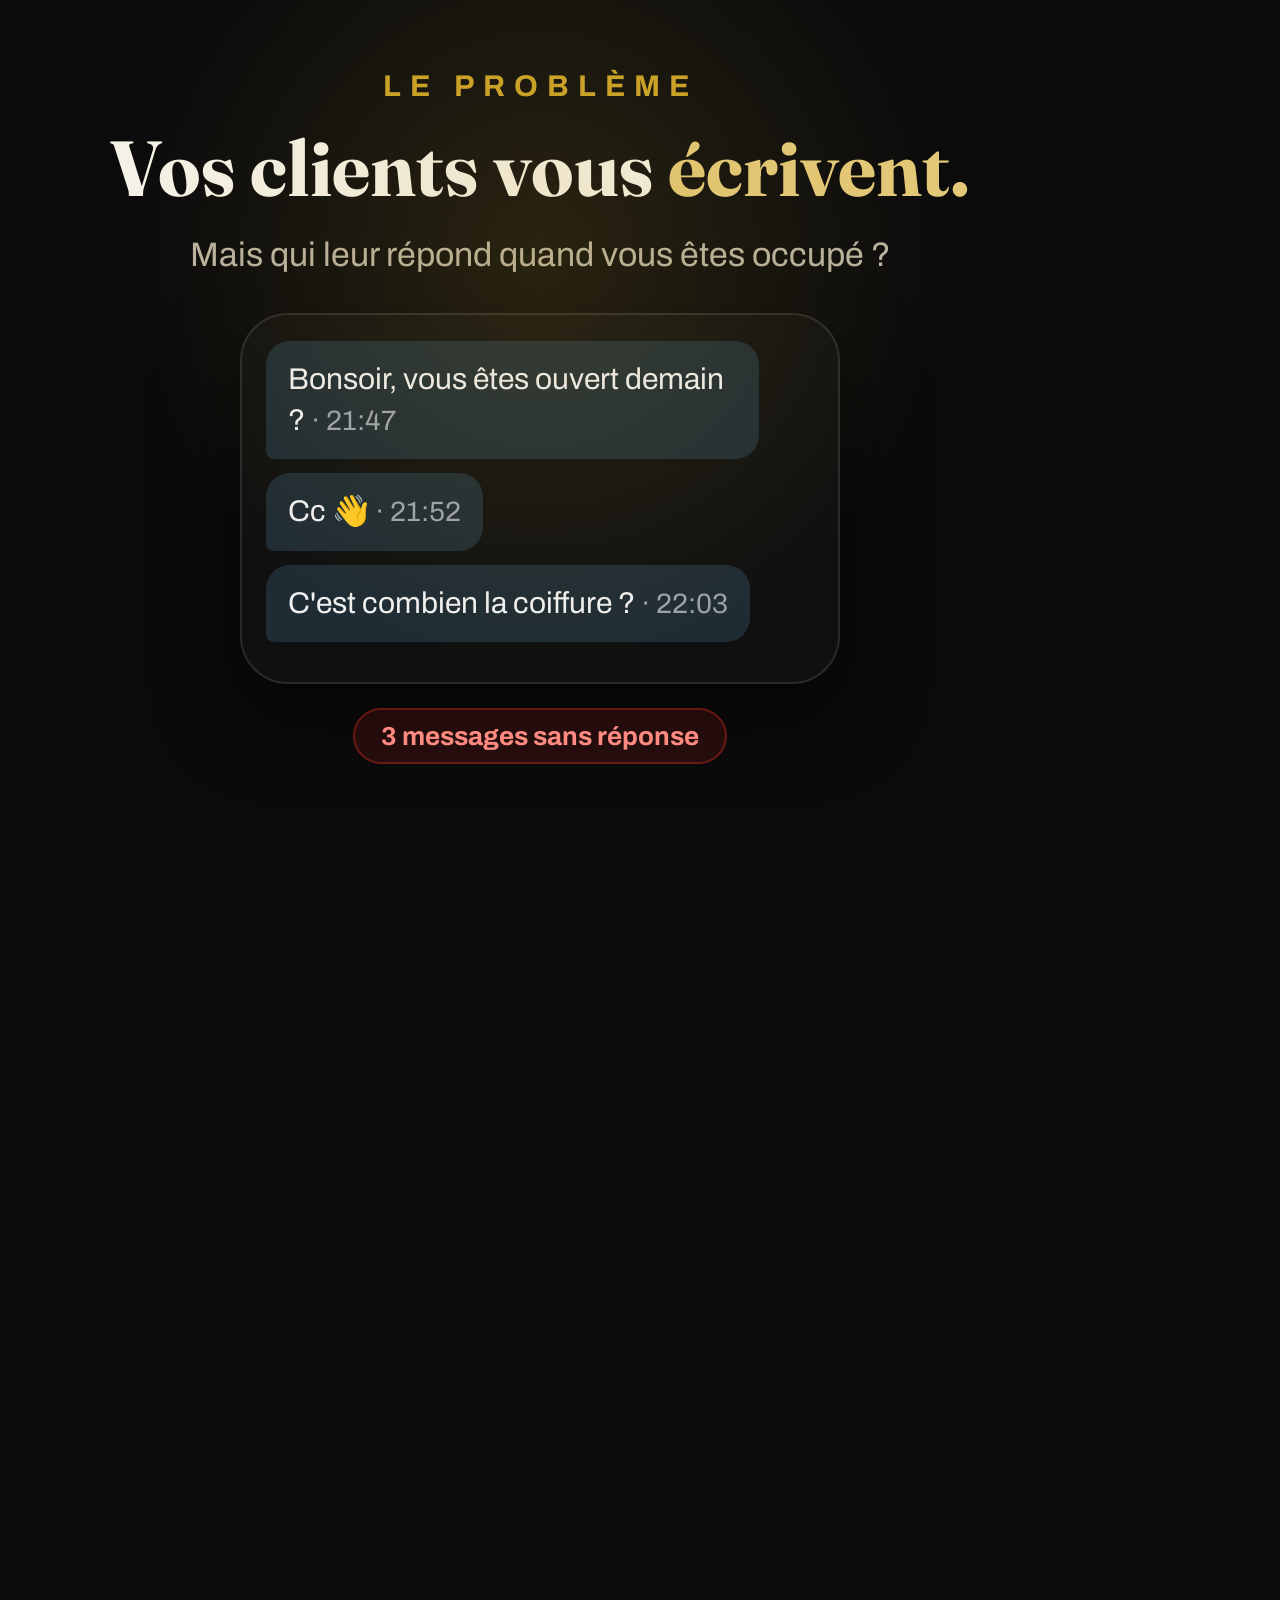
<file: promo-aelyra/s1.html>
<!doctype html><html lang="fr"><head><meta charset="utf-8"><link rel="stylesheet" href="base.css"></head><body>
<div class="kicker">Le problème</div>
<h1>Vos clients vous <span class="g">écrivent.</span></h1>
<div class="sub">Mais qui leur répond quand vous êtes occupé ?</div>
<div class="phone"><div class="chat">
<div class="bubble them">Bonsoir, vous êtes ouvert demain ? <span style="opacity:.6;font-size:28px">· 21:47</span></div>
<div class="bubble them">Cc 👋 <span style="opacity:.6;font-size:28px">· 21:52</span></div>
<div class="bubble them">C'est combien la coiffure ? <span style="opacity:.6;font-size:28px">· 22:03</span></div>
</div></div>
<div class="tag red">3 messages sans réponse</div>
</body></html>
</file>
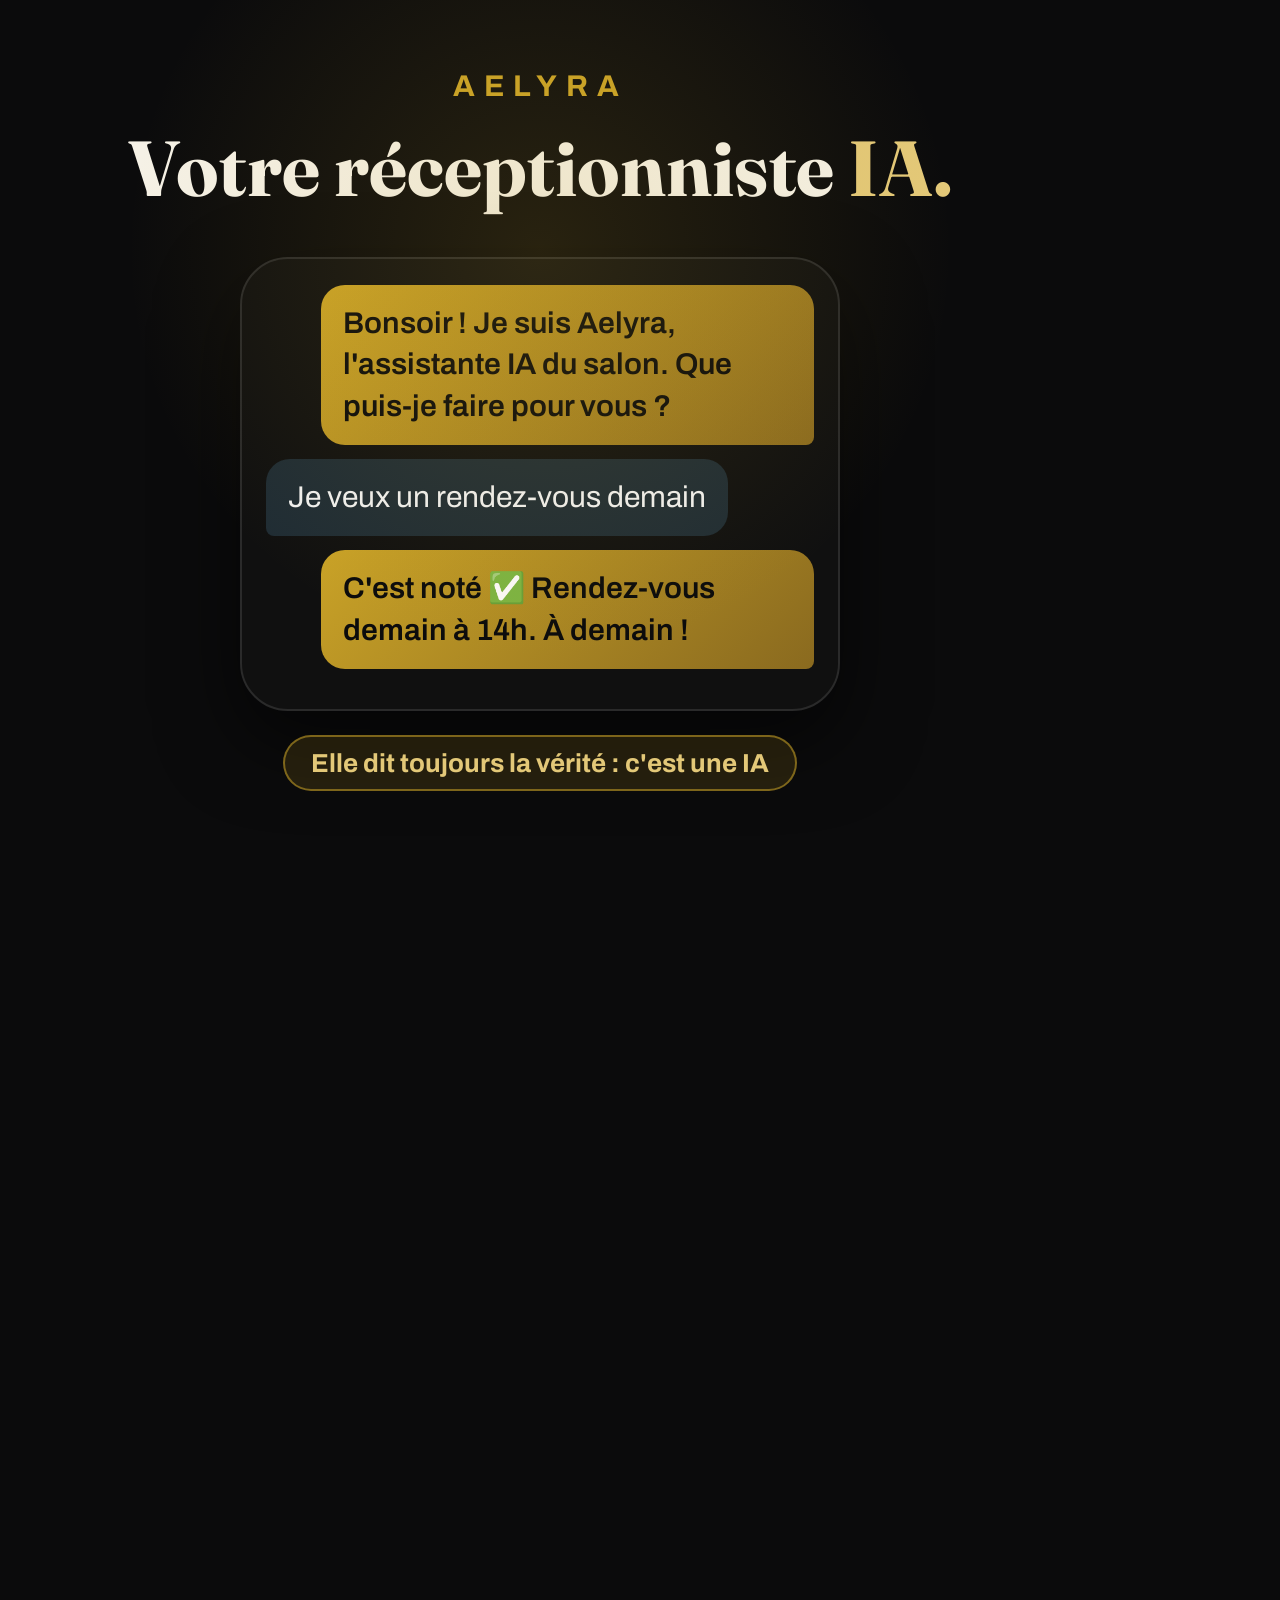
<file: promo-aelyra/s2.html>
<!doctype html><html lang="fr"><head><meta charset="utf-8"><link rel="stylesheet" href="base.css"></head><body>
<div class="kicker">Aelyra</div>
<h1>Votre réceptionniste <span class="g">IA.</span></h1>
<div class="phone"><div class="chat">
<div class="bubble me">Bonsoir ! Je suis Aelyra, l'assistante IA du salon. Que puis-je faire pour vous ?</div>
<div class="bubble them">Je veux un rendez-vous demain</div>
<div class="bubble me">C'est noté ✅ Rendez-vous demain à 14h. À demain !</div>
</div></div>
<div class="tag green">Elle dit toujours la vérité : c'est une IA</div>
</body></html>
</file>
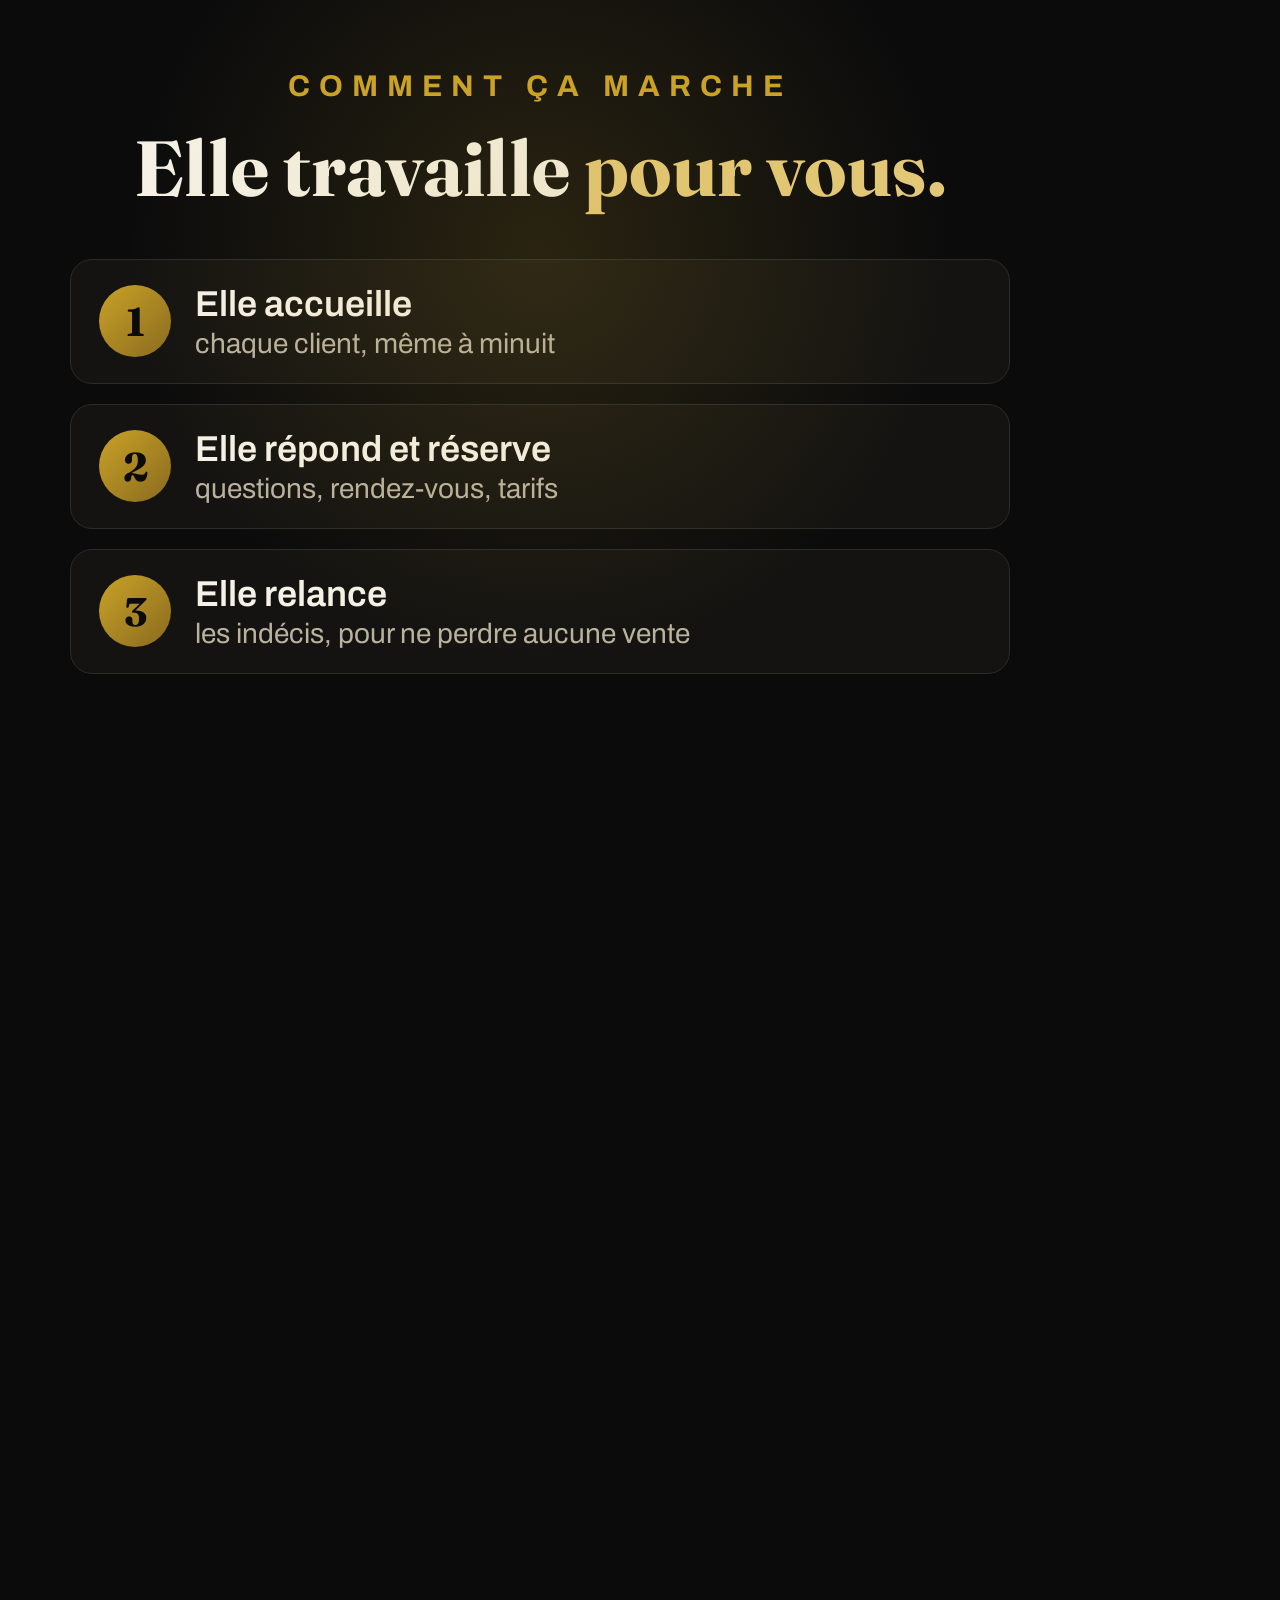
<file: promo-aelyra/s3.html>
<!doctype html><html lang="fr"><head><meta charset="utf-8"><link rel="stylesheet" href="base.css"></head><body>
<div class="kicker">Comment ça marche</div>
<h1>Elle travaille <span class="g">pour vous.</span></h1>
<div class="steps">
<div class="step"><div class="n">1</div><div><div class="t">Elle accueille</div><div class="d">chaque client, même à minuit</div></div></div>
<div class="step"><div class="n">2</div><div><div class="t">Elle répond et réserve</div><div class="d">questions, rendez-vous, tarifs</div></div></div>
<div class="step"><div class="n">3</div><div><div class="t">Elle relance</div><div class="d">les indécis, pour ne perdre aucune vente</div></div></div>
</div>
</body></html>
</file>
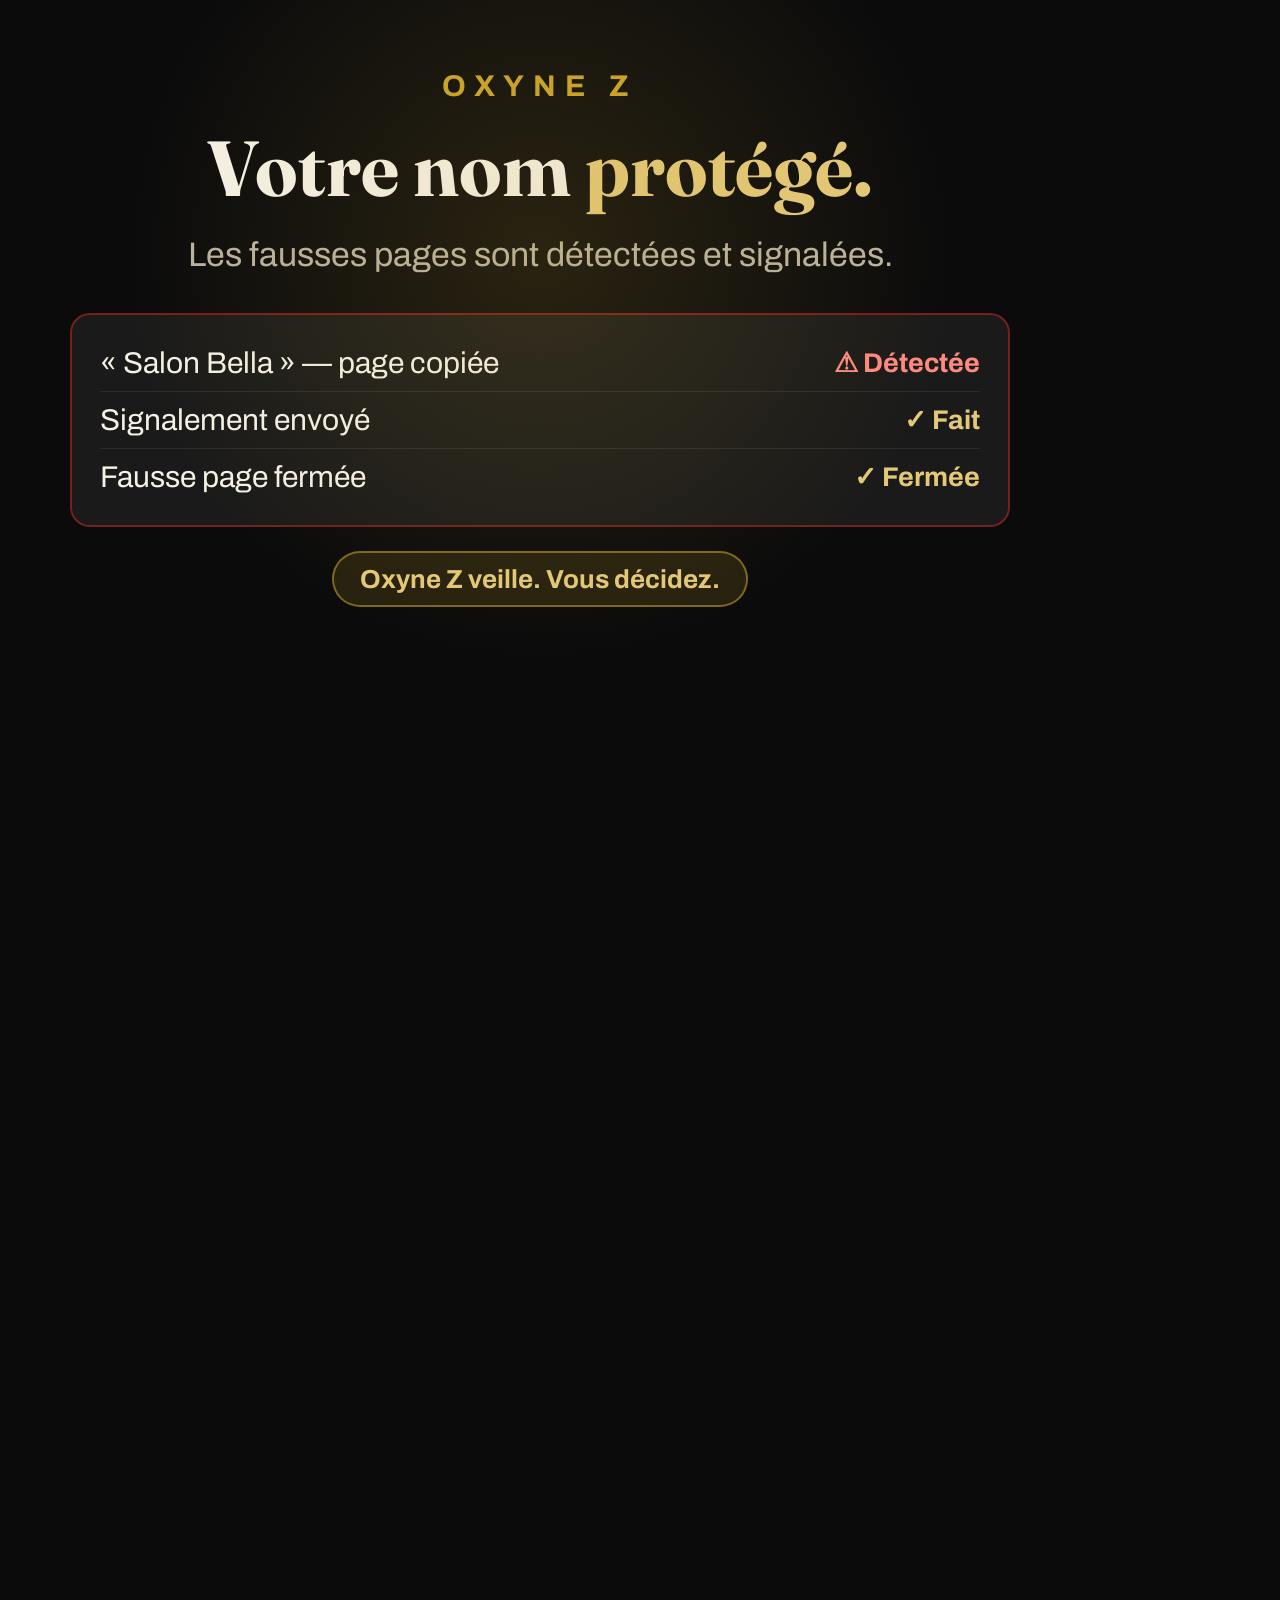
<file: promo-aelyra/s4.html>
<!doctype html><html lang="fr"><head><meta charset="utf-8"><link rel="stylesheet" href="base.css"></head><body>
<div class="kicker">Oxyne Z</div>
<h1>Votre nom <span class="g">protégé.</span></h1>
<div class="sub">Les fausses pages sont détectées et signalées.</div>
<div class="fake">
<div class="row"><span>« Salon Bella » — page copiée</span><span class="st warn">⚠ Détectée</span></div>
<div class="row"><span>Signalement envoyé</span><span class="st ok">✓ Fait</span></div>
<div class="row"><span>Fausse page fermée</span><span class="st ok">✓ Fermée</span></div>
</div>
<div class="tag green">Oxyne Z veille. Vous décidez.</div>
</body></html>
</file>
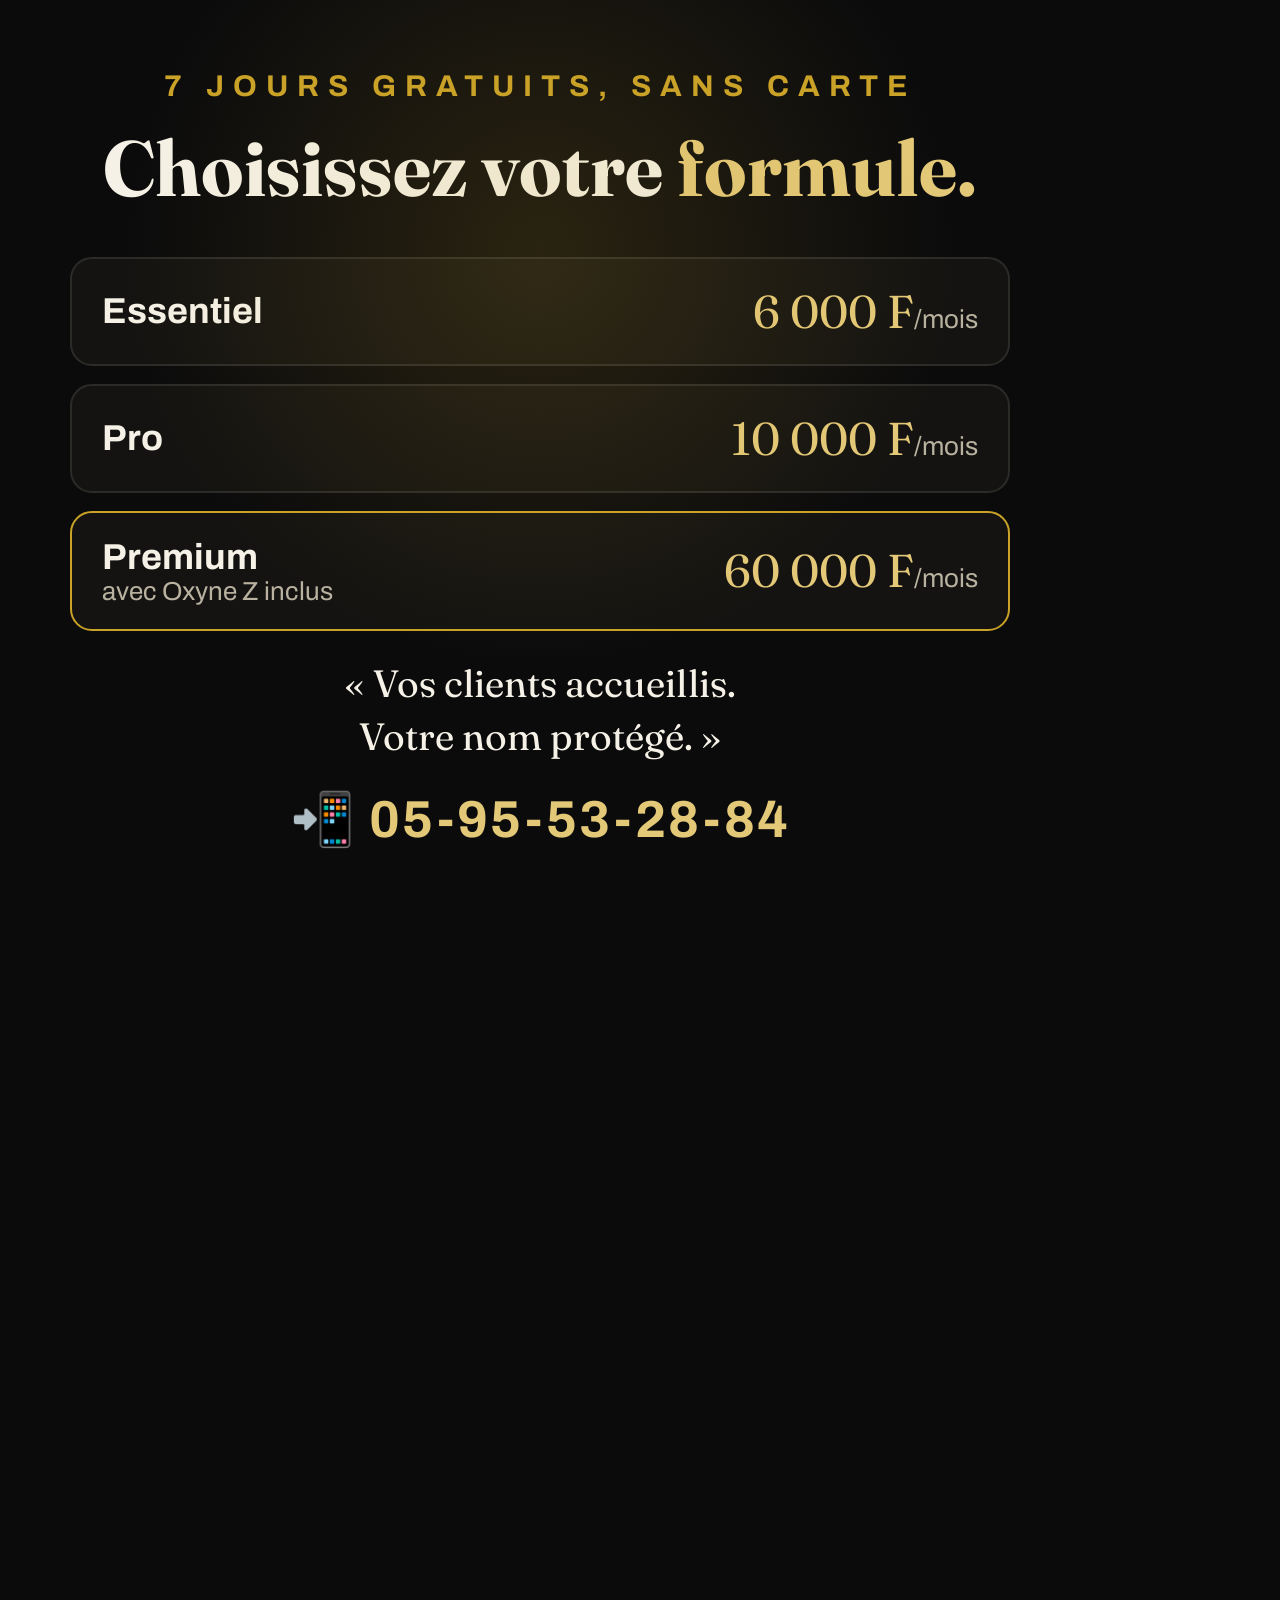
<file: promo-aelyra/s5.html>
<!doctype html><html lang="fr"><head><meta charset="utf-8"><link rel="stylesheet" href="base.css"></head><body>
<div class="kicker">7 jours gratuits, sans carte</div>
<h1>Choisissez votre <span class="g">formule.</span></h1>
<div class="cards">
<div class="card"><div><div class="nm">Essentiel</div></div><div style="text-align:right"><span class="pr">6 000 F</span><span class="per">/mois</span></div></div>
<div class="card"><div><div class="nm">Pro</div></div><div style="text-align:right"><span class="pr">10 000 F</span><span class="per">/mois</span></div></div>
<div class="card hot"><div><div class="nm">Premium</div><div class="per">avec Oxyne Z inclus</div></div><div style="text-align:right"><span class="pr">60 000 F</span><span class="per">/mois</span></div></div>
</div>
<div class="slogan">« Vos clients accueillis.<br>Votre nom protégé. »</div>
<div class="cta"><div class="wa">📲 05-95-53-28-84</div></div>
</body></html>
</file>
<file: promo-aelyra/base.css>
@import url('https://fonts.googleapis.com/css2?family=Fraunces:opsz,wght@9..144,600;9..144,700&family=Archivo:wght@400;500;600;700&display=swap');
*{margin:0;padding:0;box-sizing:border-box}
:root{--gold:#C9A227;--gold-lt:#E3C878;--bronze:#8A6A1F;--bg:#0B0B0C;--bg2:#141311;--txt:#F5F1E6;--mut:#B9B2A0}
html,body{width:1080px;height:1920px}
body{background:var(--bg);color:var(--txt);font-family:'Archivo',sans-serif;display:flex;flex-direction:column;align-items:center;padding:70px 70px 0;position:relative;overflow:hidden}
body::before{content:'';position:absolute;top:-200px;left:50%;transform:translateX(-50%);width:900px;height:900px;background:radial-gradient(circle,rgba(201,162,39,.16),transparent 65%);pointer-events:none}
.kicker{font-size:30px;letter-spacing:9px;color:var(--gold);font-weight:700;margin-bottom:22px;text-transform:uppercase}
h1{font-family:'Fraunces',serif;font-size:78px;line-height:1.14;font-weight:700;text-align:center;margin-bottom:18px}
h1 .g{color:var(--gold-lt)}
.sub{font-size:34px;line-height:1.4;color:var(--mut);text-align:center;max-width:880px;margin-bottom:8px}
.phone{width:600px;background:#101010;border:2px solid #2a2a2a;border-radius:48px;padding:26px 24px;margin-top:26px;box-shadow:0 30px 80px rgba(0,0,0,.6)}
.bubble{max-width:90%;padding:18px 22px;border-radius:24px;font-size:30px;line-height:1.38;margin-bottom:14px}
.bubble.them{background:#1f2c34;color:#f0f0f0;border-bottom-left-radius:8px;align-self:flex-start}
.bubble.me{background:linear-gradient(135deg,#C9A227,#8A6A1F);color:#0B0B0C;font-weight:600;border-bottom-right-radius:8px;align-self:flex-end;margin-left:auto}
.chat{display:flex;flex-direction:column;width:100%}
.tag{display:inline-block;font-size:26px;font-weight:700;padding:12px 26px;border-radius:999px;margin-top:24px}
.tag.red{background:rgba(179,38,30,.16);color:#ff8a80;border:2px solid rgba(179,38,30,.5)}
.tag.green{background:rgba(201,162,39,.14);color:var(--gold-lt);border:2px solid rgba(201,162,39,.55)}
.steps{display:flex;flex-direction:column;gap:20px;margin-top:28px;width:100%}
.step{display:flex;gap:24px;align-items:center;background:var(--bg2);border:1px solid #2b2b28;border-radius:22px;padding:24px 28px}
.step .n{flex:0 0 72px;height:72px;border-radius:50%;background:linear-gradient(135deg,#C9A227,#8A6A1F);color:#0B0B0C;font-family:'Fraunces',serif;font-size:40px;font-weight:700;display:flex;align-items:center;justify-content:center}
.step .t{font-size:36px;font-weight:600}
.step .d{font-size:28px;color:var(--mut);margin-top:4px}
.cards{display:flex;flex-direction:column;gap:18px;margin-top:26px;width:100%}
.card{background:var(--bg2);border:2px solid #2b2b28;border-radius:22px;padding:24px 30px;display:flex;justify-content:space-between;align-items:center}
.card.hot{border-color:var(--gold)}
.card .nm{font-size:36px;font-weight:700}
.card .pr{font-family:'Fraunces',serif;font-size:46px;color:var(--gold-lt)}
.card .per{font-size:26px;color:var(--mut)}
.cta{margin-top:26px;text-align:center}
.cta .wa{font-size:52px;font-weight:700;color:var(--gold-lt);letter-spacing:2px}
.slogan{font-family:'Fraunces',serif;font-size:38px;text-align:center;margin-top:26px;line-height:1.4}
.fake{width:100%;background:#1a1a1a;border:2px solid rgba(179,38,30,.6);border-radius:20px;padding:20px 28px;margin-top:26px}
.fake .row{display:flex;justify-content:space-between;align-items:center;font-size:30px;padding:12px 0;border-bottom:1px solid #2c2c2c}
.fake .row:last-child{border:none}
.st{font-weight:700;font-size:27px}
.st.warn{color:#ff8a80}.st.ok{color:var(--gold-lt)}
.note{font-size:26px;color:var(--mut);margin-top:20px;text-align:center}
</file>
